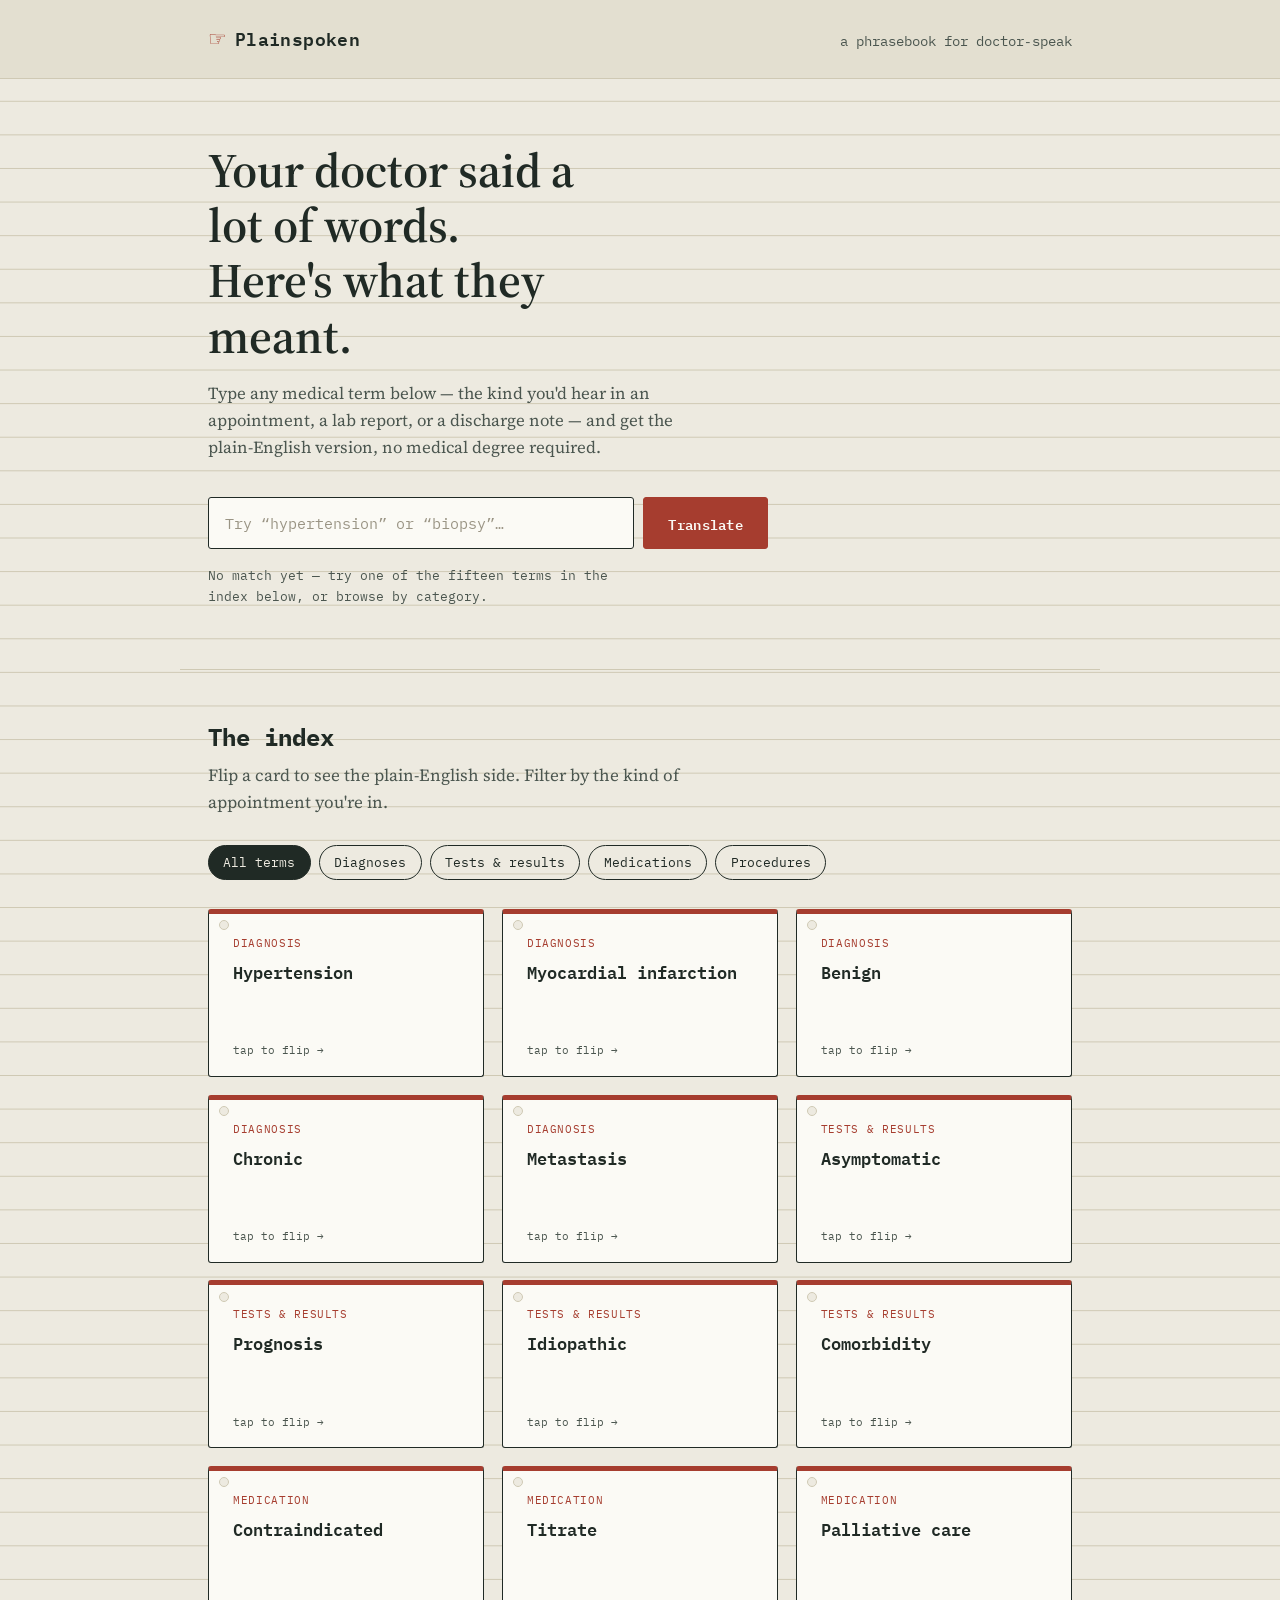
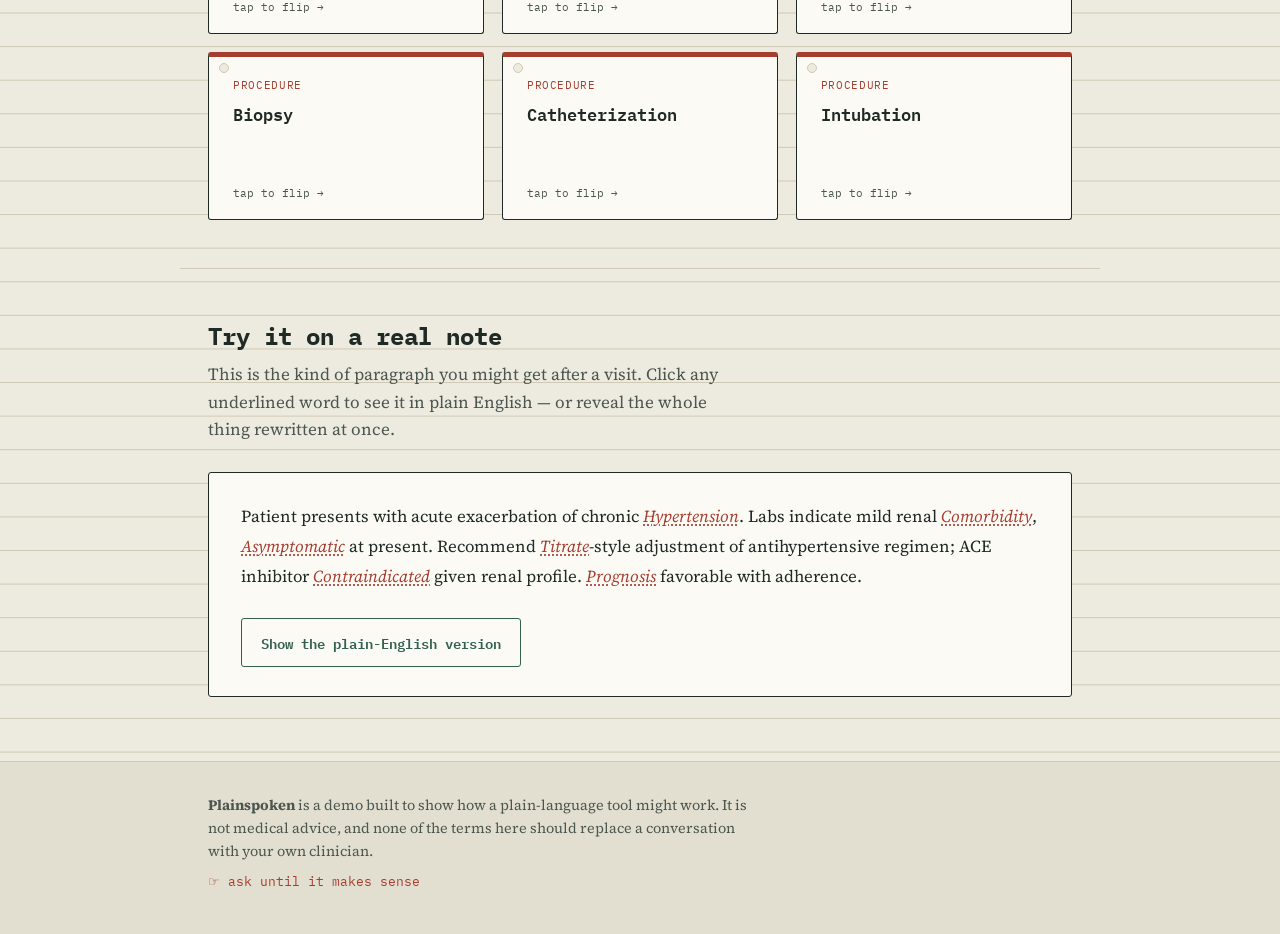
<file: index_trial_project.html>
<!DOCTYPE html>
<html lang="en">
<head>
<meta charset="UTF-8">
<meta name="viewport" content="width=device-width, initial-scale=1.0">
<title>Plainspoken — a phrasebook for doctor-speak</title>
<link rel="preconnect" href="https://fonts.googleapis.com">
<link href="https://fonts.googleapis.com/css2?family=IBM+Plex+Mono:ital,wght@0,400;0,500;0,600;1,400&family=Source+Serif+4:ital,wght@0,400;0,500;0,600;1,400&display=swap" rel="stylesheet">
<link rel="stylesheet" href="style_trial_project.css">
</head>
<body>

<header class="site-header">
  <div class="wrap header-row">
    <div class="mark">
      <span class="mark-glyph">☞</span>
      <span class="mark-text">Plainspoken</span>
    </div>
    <p class="tagline">a phrasebook for doctor&#8209;speak</p>
  </div>
</header>

<main>

  <!-- HERO / LIVE TRANSLATOR -->
  <section class="hero wrap">
    <h1>Your doctor said a lot of words.<br>Here's what they meant.</h1>
    <p class="hero-sub">Type any medical term below — the kind you'd hear in an appointment, a lab report, or a discharge note — and get the plain-English version, no medical degree required.</p>

    <form class="translator" id="translator-form" autocomplete="off">
      <label for="term-input" class="visually-hidden">Look up a medical term</label>
      <input type="text" id="term-input" name="term" list="term-list" placeholder="Try “hypertension” or “biopsy”…">
      <datalist id="term-list"></datalist>
      <button type="submit">Translate</button>
    </form>

    <div class="translation-result" id="translation-result" hidden>
      <div class="result-card">
        <span class="result-tag" id="result-category">—</span>
        <h2 id="result-term">—</h2>
        <p class="result-plain" id="result-plain">—</p>
        <p class="result-sentence" id="result-sentence">—</p>
      </div>
    </div>

    <p class="hero-hint" id="hero-hint">No match yet — try one of the fifteen terms in the index below, or browse by category.</p>
  </section>

  <!-- INDEX CARD BROWSER -->
  <section class="browser wrap" id="browse">
    <div class="section-head">
      <h2>The index</h2>
      <p>Flip a card to see the plain-English side. Filter by the kind of appointment you're in.</p>
    </div>

    <div class="tabs" id="tabs" role="tablist" aria-label="Filter terms by category">
      <button class="tab active" data-cat="all" role="tab" aria-selected="true">All terms</button>
      <button class="tab" data-cat="Diagnosis" role="tab" aria-selected="false">Diagnoses</button>
      <button class="tab" data-cat="Tests &amp; Results" role="tab" aria-selected="false">Tests &amp; results</button>
      <button class="tab" data-cat="Medication" role="tab" aria-selected="false">Medications</button>
      <button class="tab" data-cat="Procedure" role="tab" aria-selected="false">Procedures</button>
    </div>

    <div class="card-grid" id="card-grid"></div>
  </section>

  <!-- REWRITE DEMO -->
  <section class="rewrite wrap" id="rewrite">
    <div class="section-head">
      <h2>Try it on a real note</h2>
      <p>This is the kind of paragraph you might get after a visit. Click any underlined word to see it in plain English — or reveal the whole thing rewritten at once.</p>
    </div>

    <div class="rewrite-panel">
      <div class="rewrite-original" id="rewrite-original"><!-- filled by JS --></div>

      <button class="reveal-btn" id="reveal-btn">Show the plain-English version</button>

      <div class="rewrite-plain" id="rewrite-plain" hidden>
        <p>You're having a sudden flare-up of your long-term high blood pressure. Your labs show your kidneys are mildly affected too, even though you're not feeling any symptoms from that yet. We're going to slowly increase your blood pressure medicine — one common type isn't safe for you given how your kidneys are doing right now. If you stick with the plan, we expect a good outcome.</p>
      </div>
    </div>
  </section>

</main>

<footer class="site-footer">
  <div class="wrap footer-row">
    <p><strong>Plainspoken</strong> is a demo built to show how a plain-language tool might work. It is not medical advice, and none of the terms here should replace a conversation with your own clinician.</p>
    <p class="footer-glyph">☞ ask until it makes sense</p>
  </div>
</footer>

<script src="script_trial_project.js"></script>

</body>
</html>
</file>
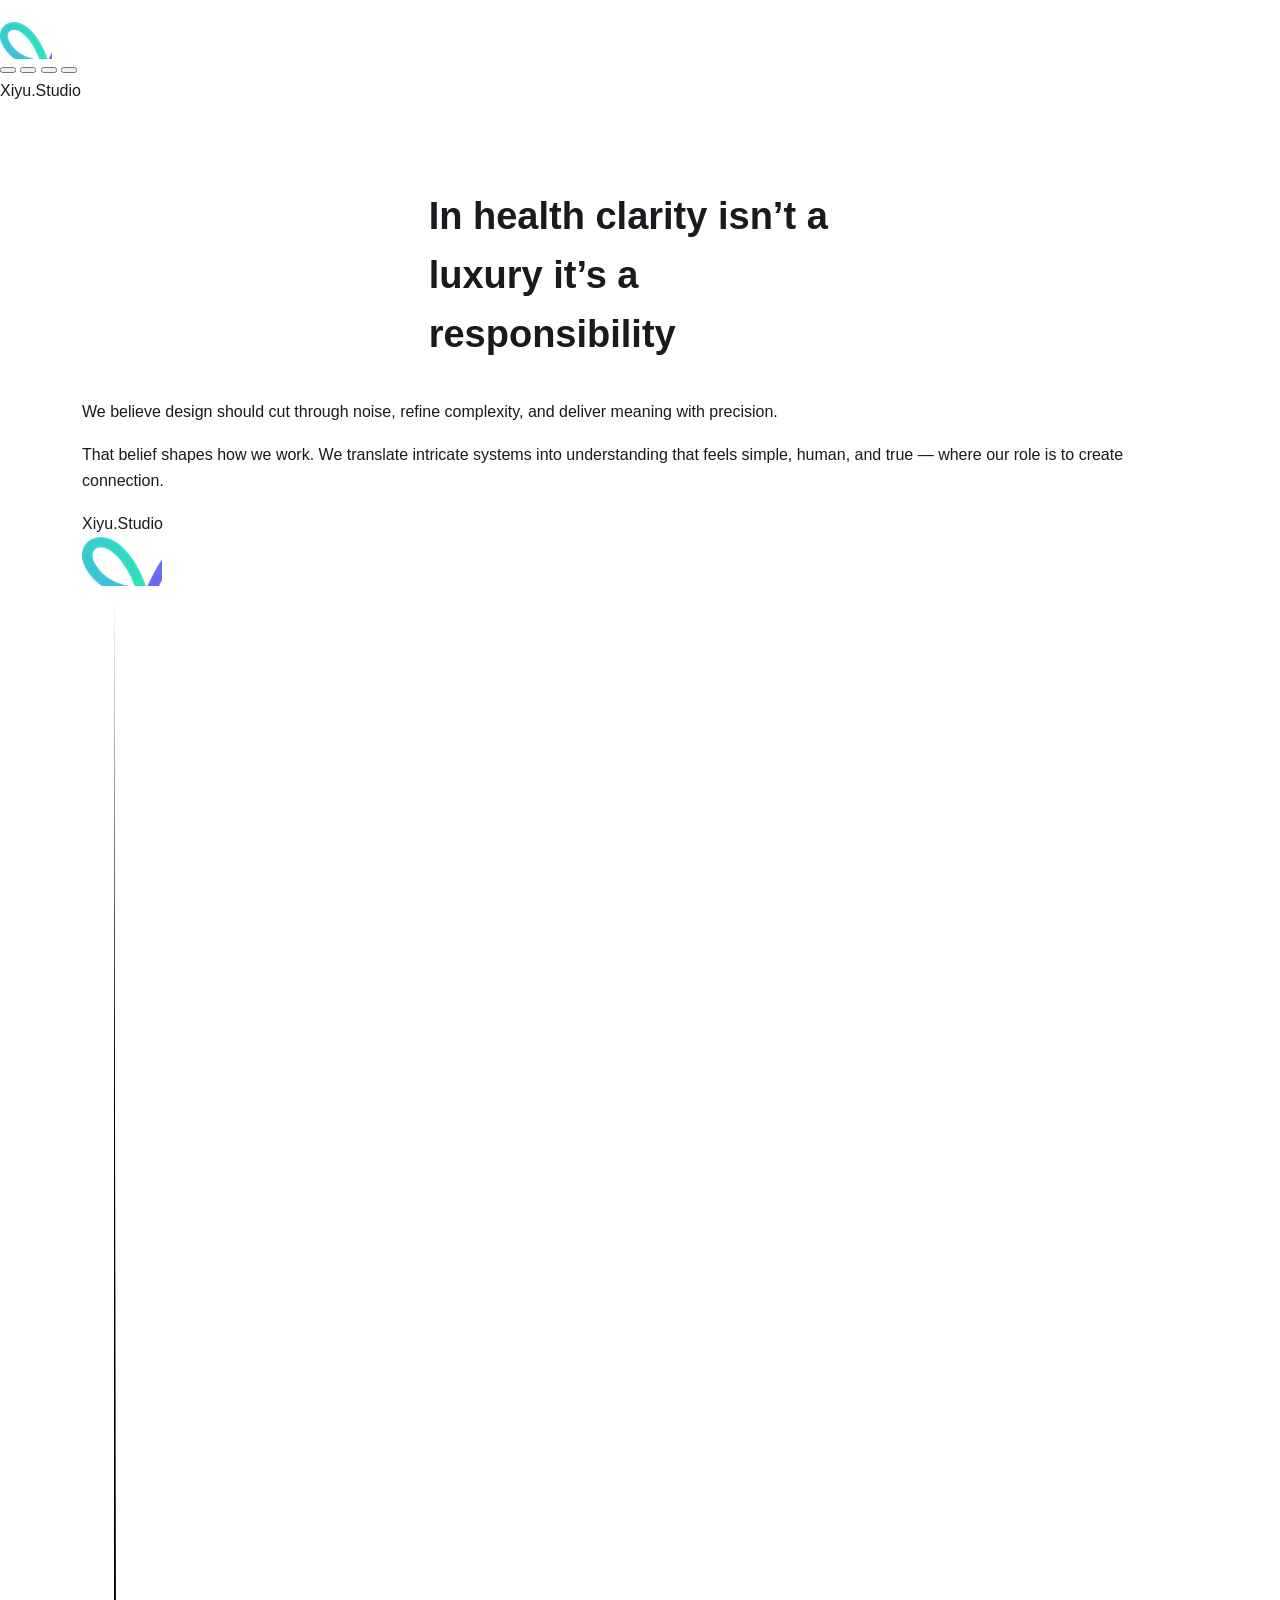
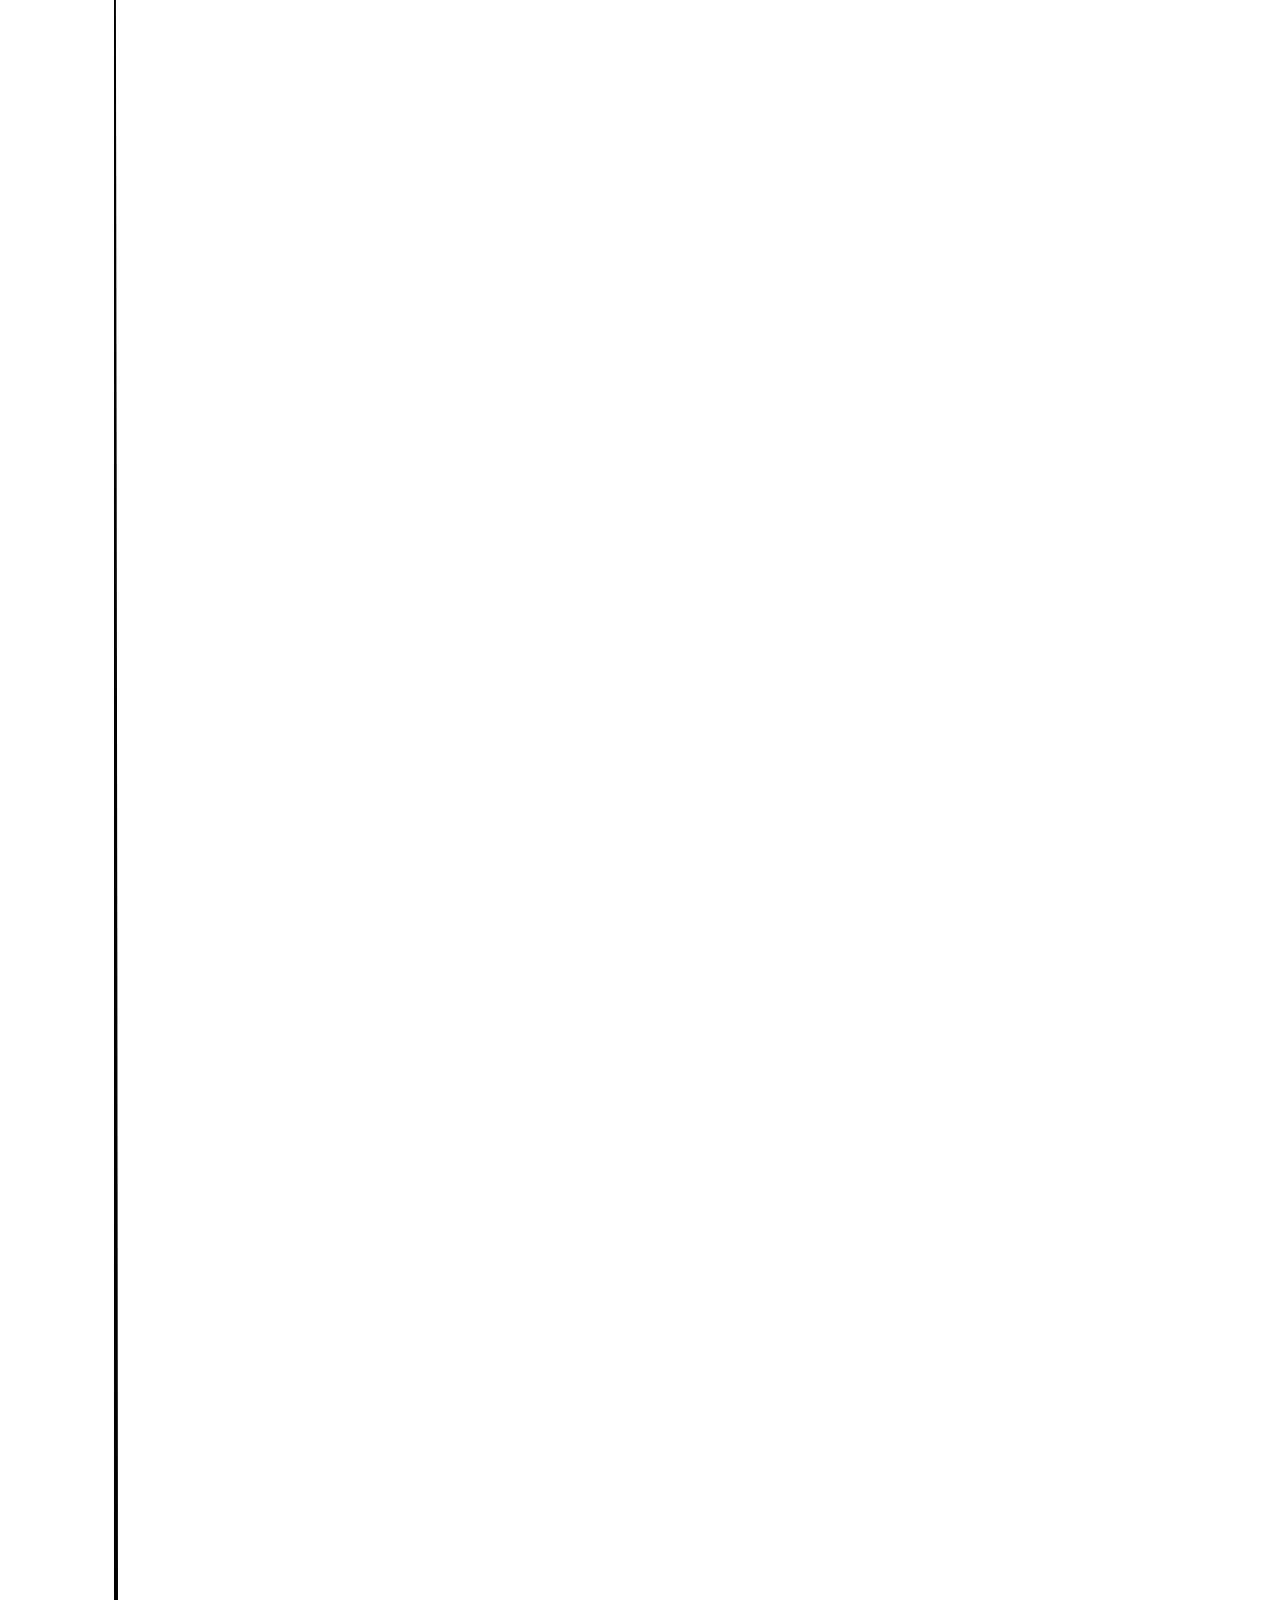
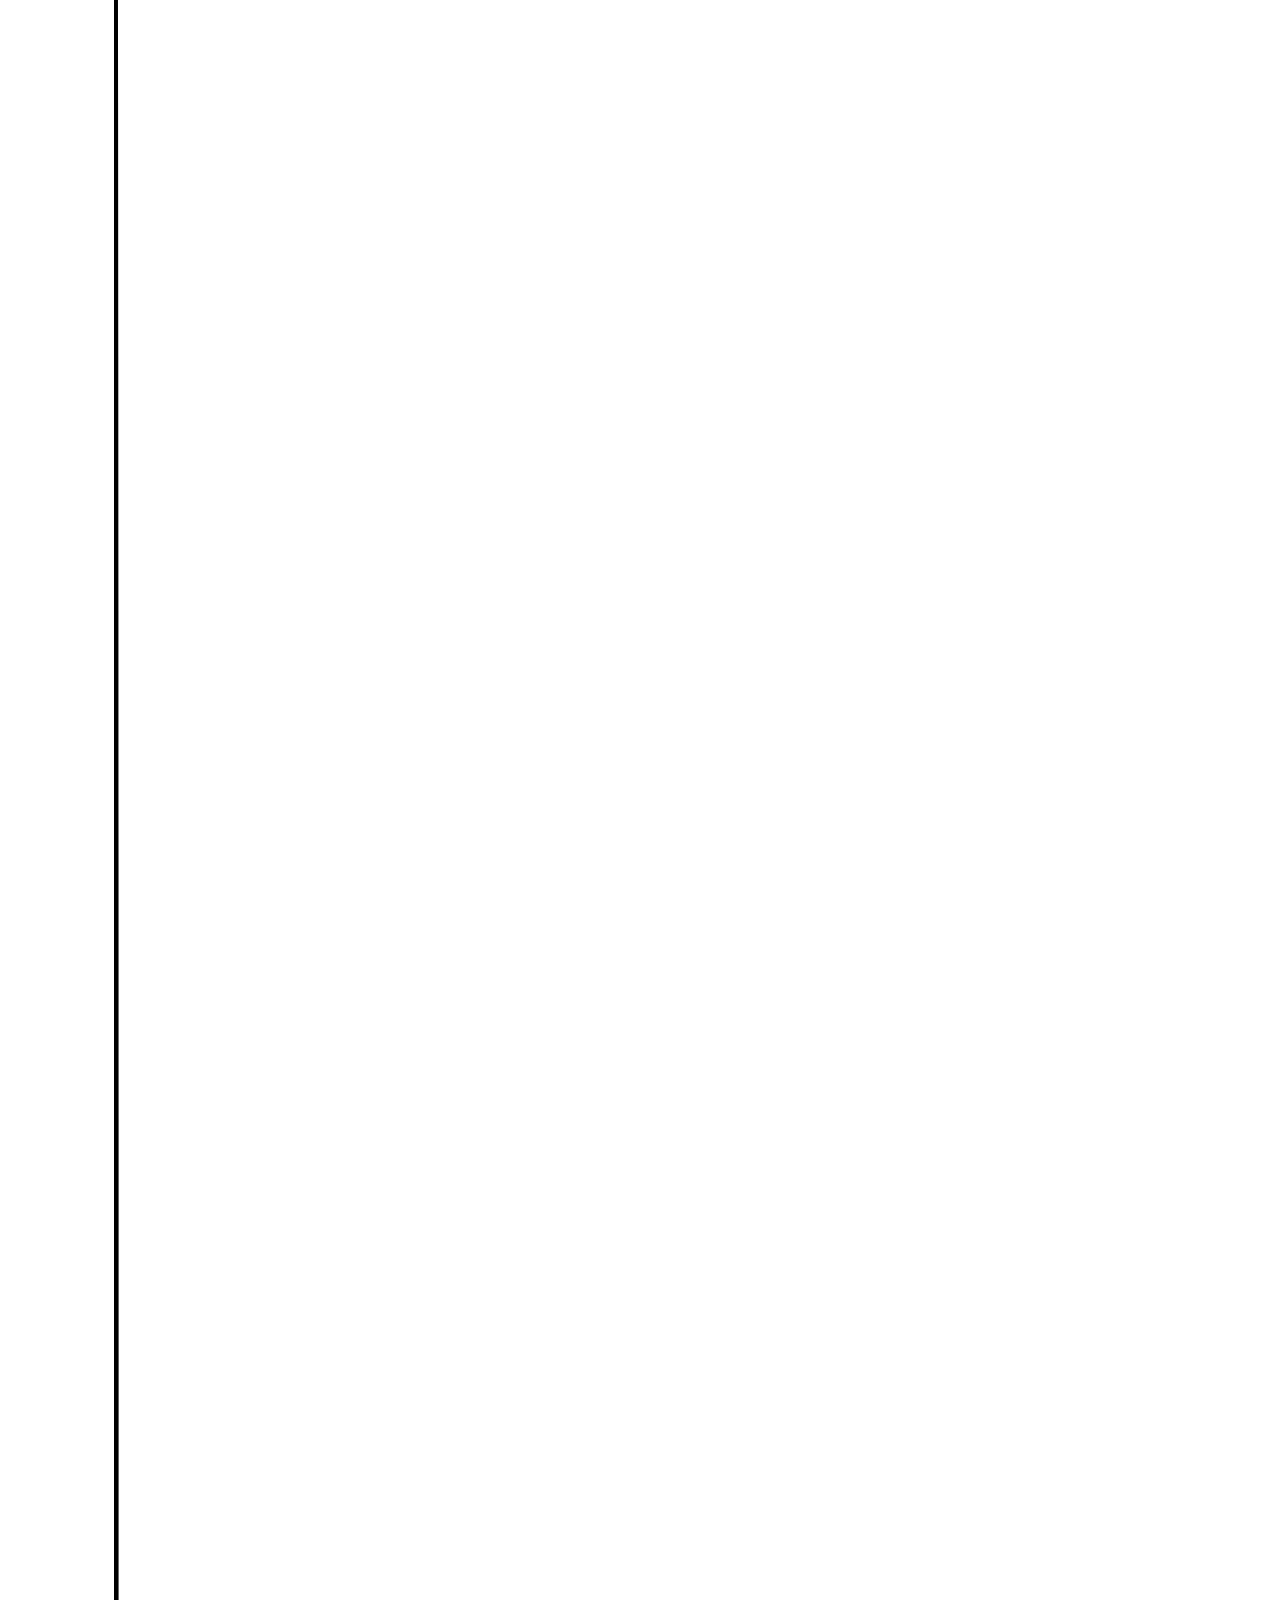
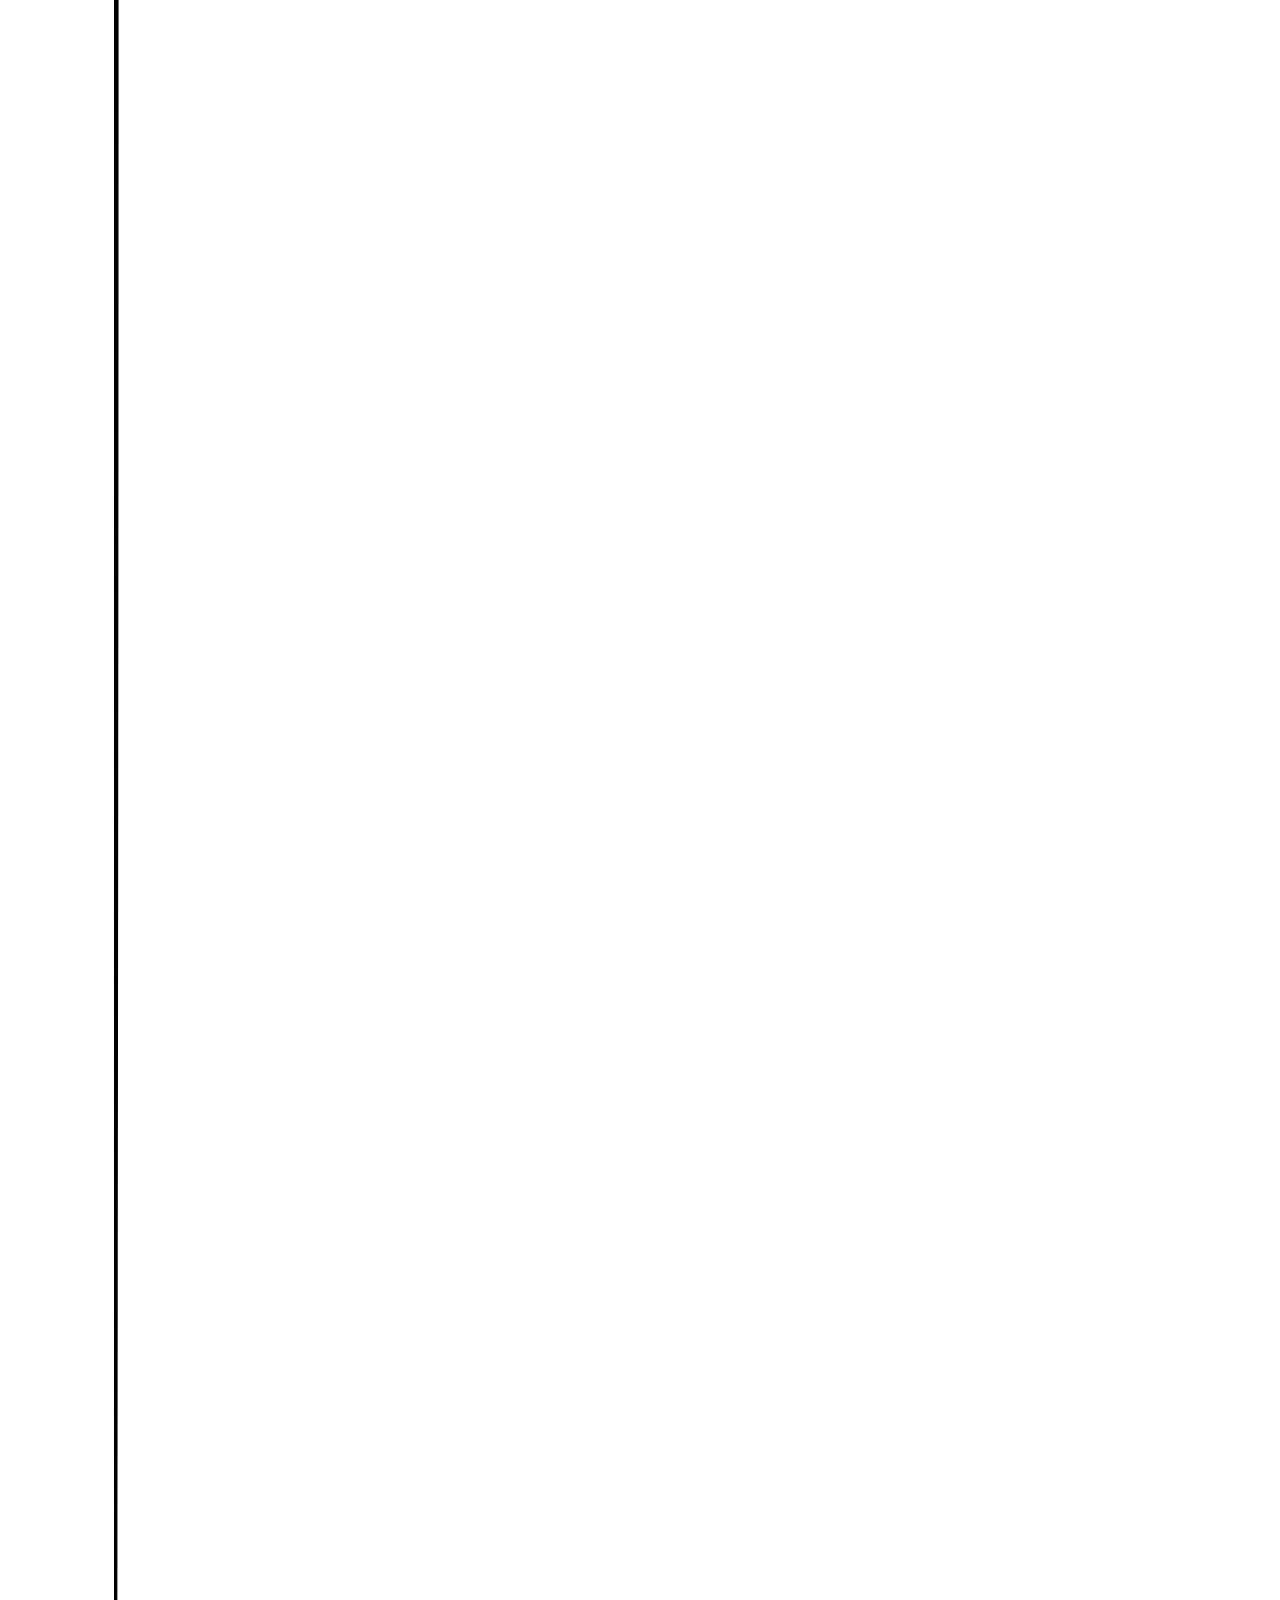
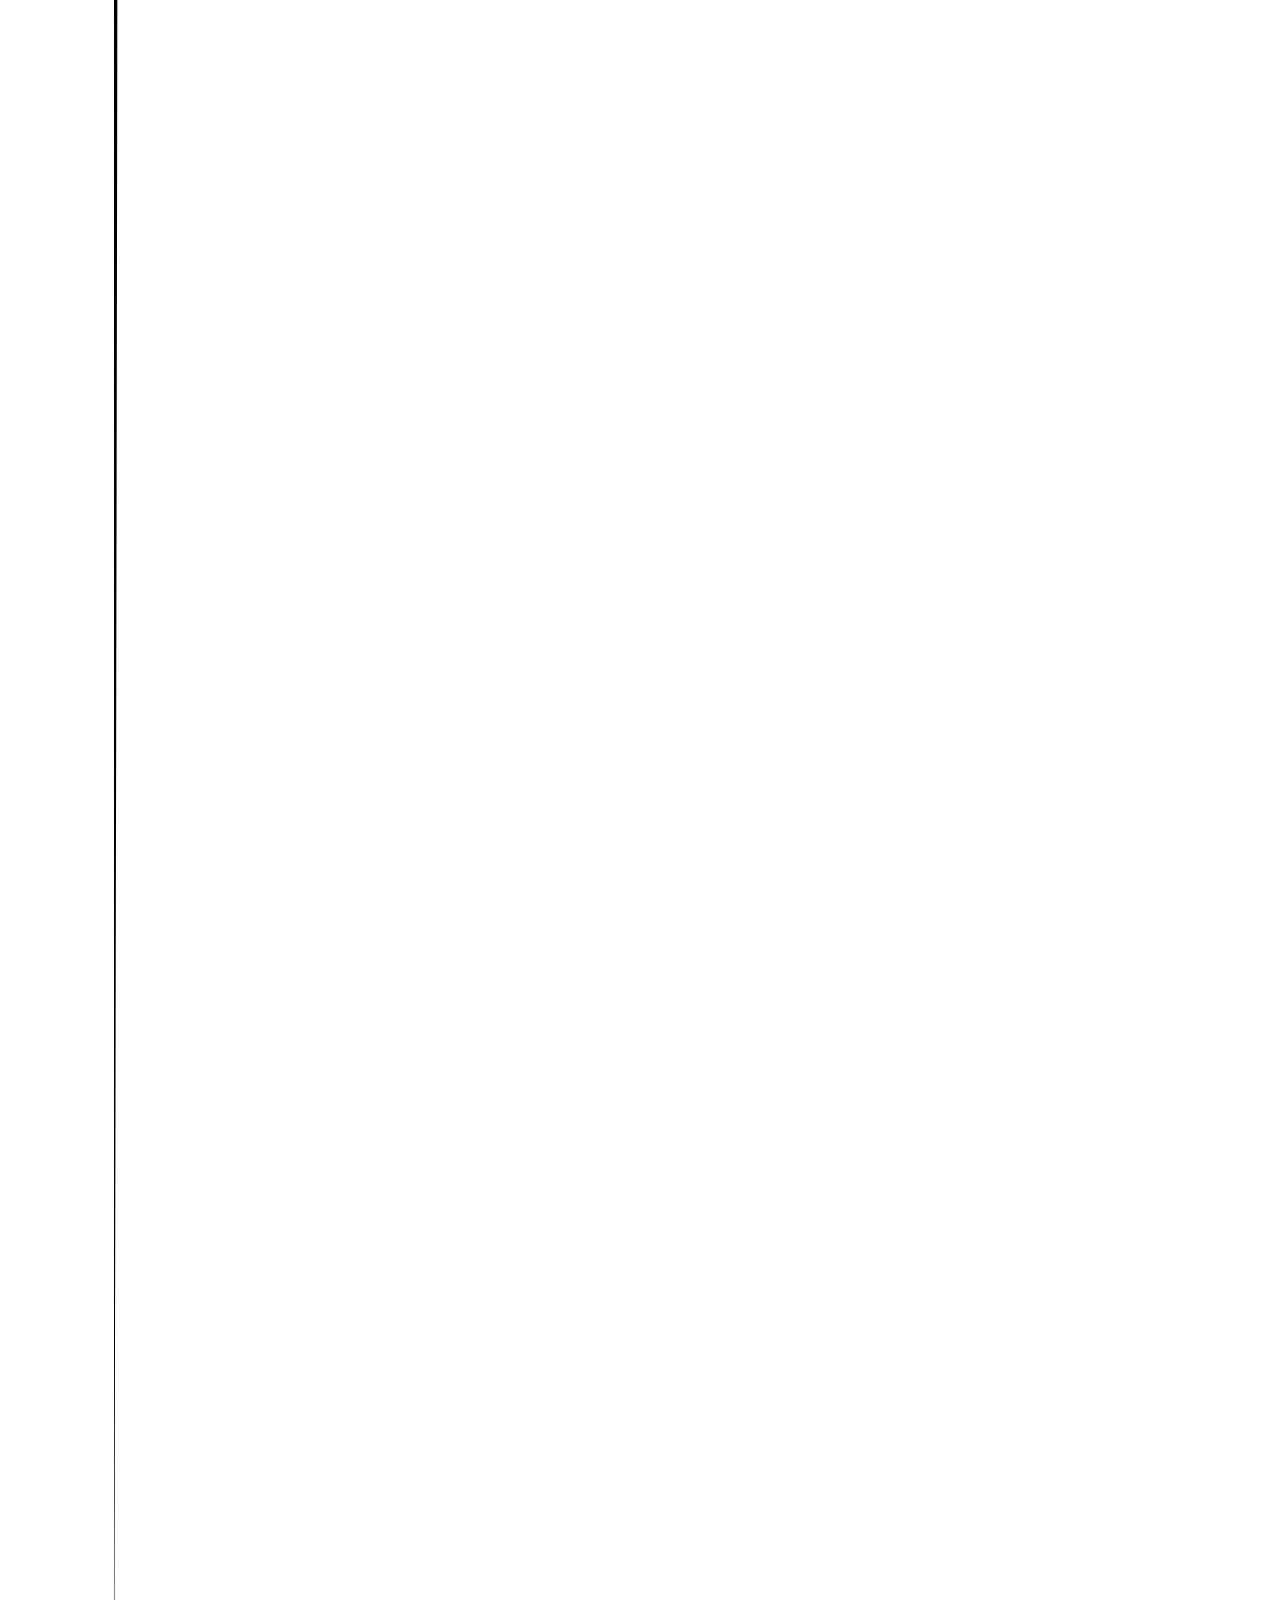
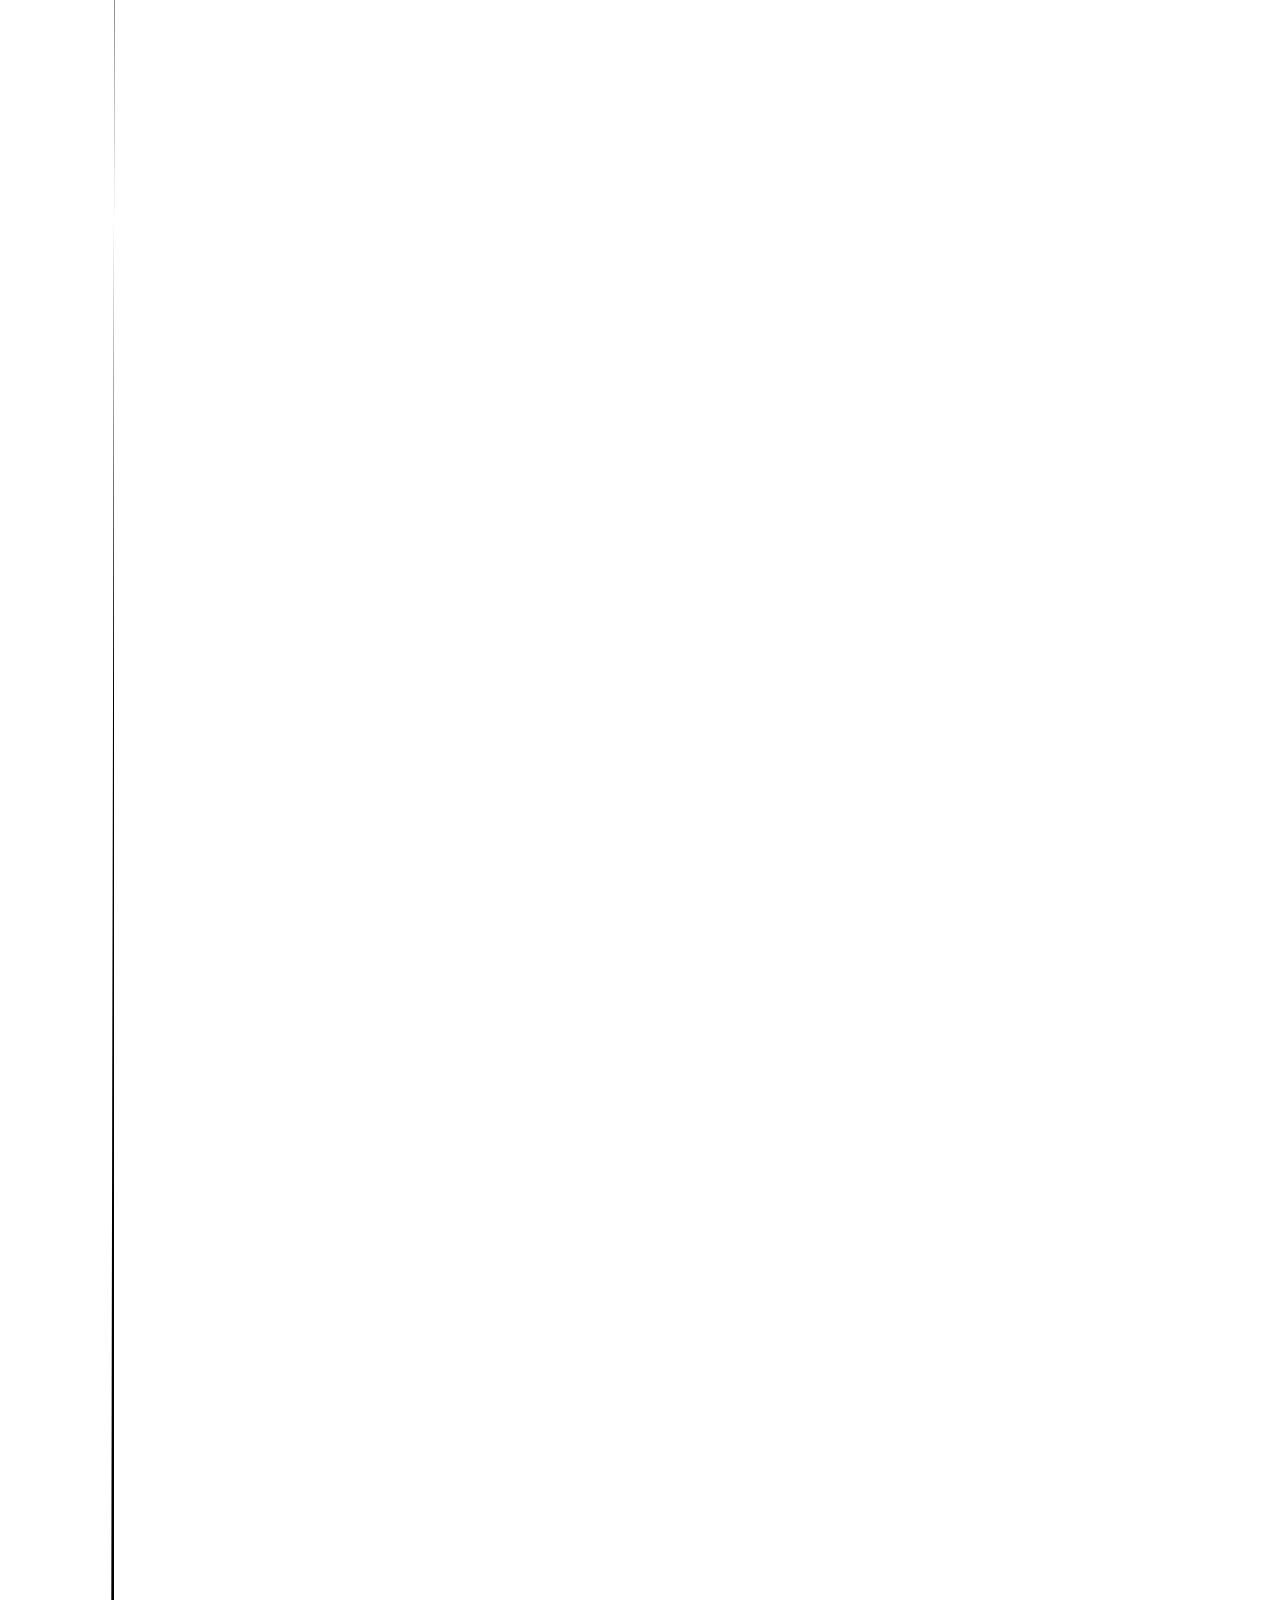
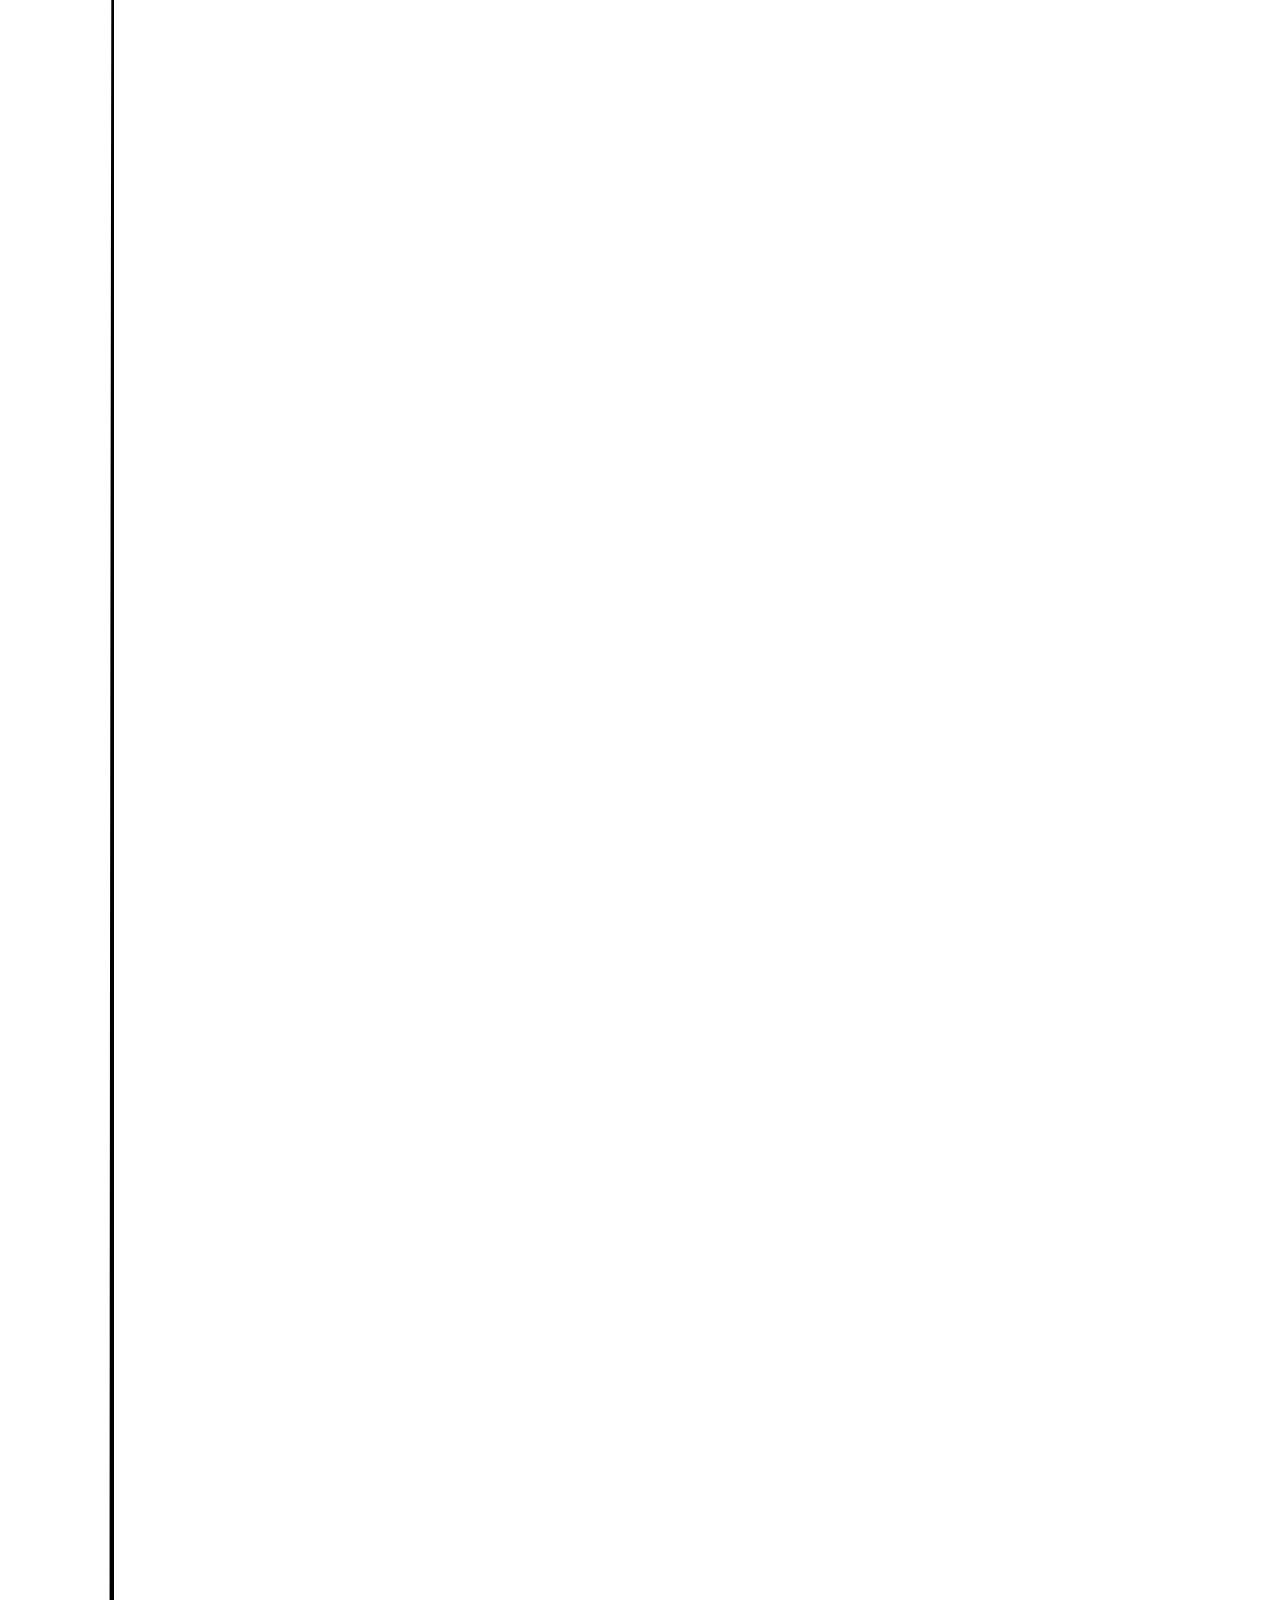
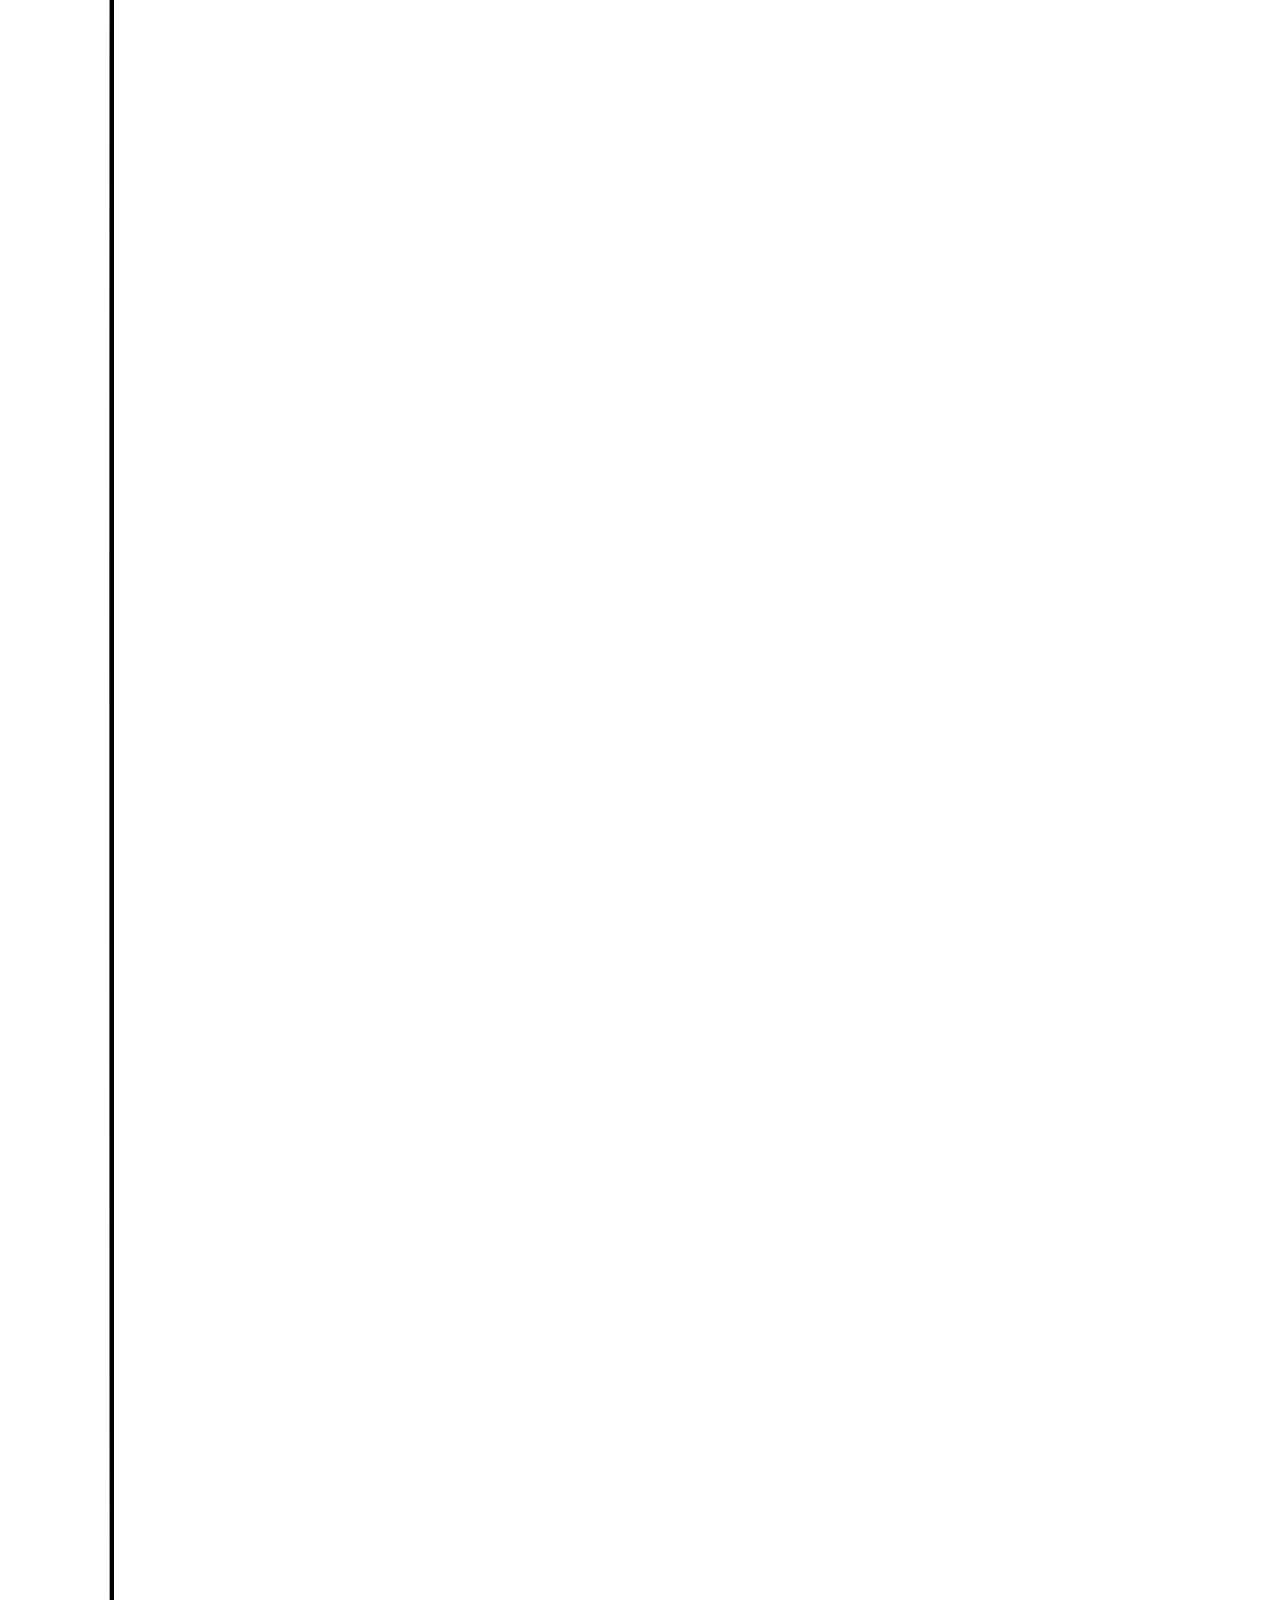
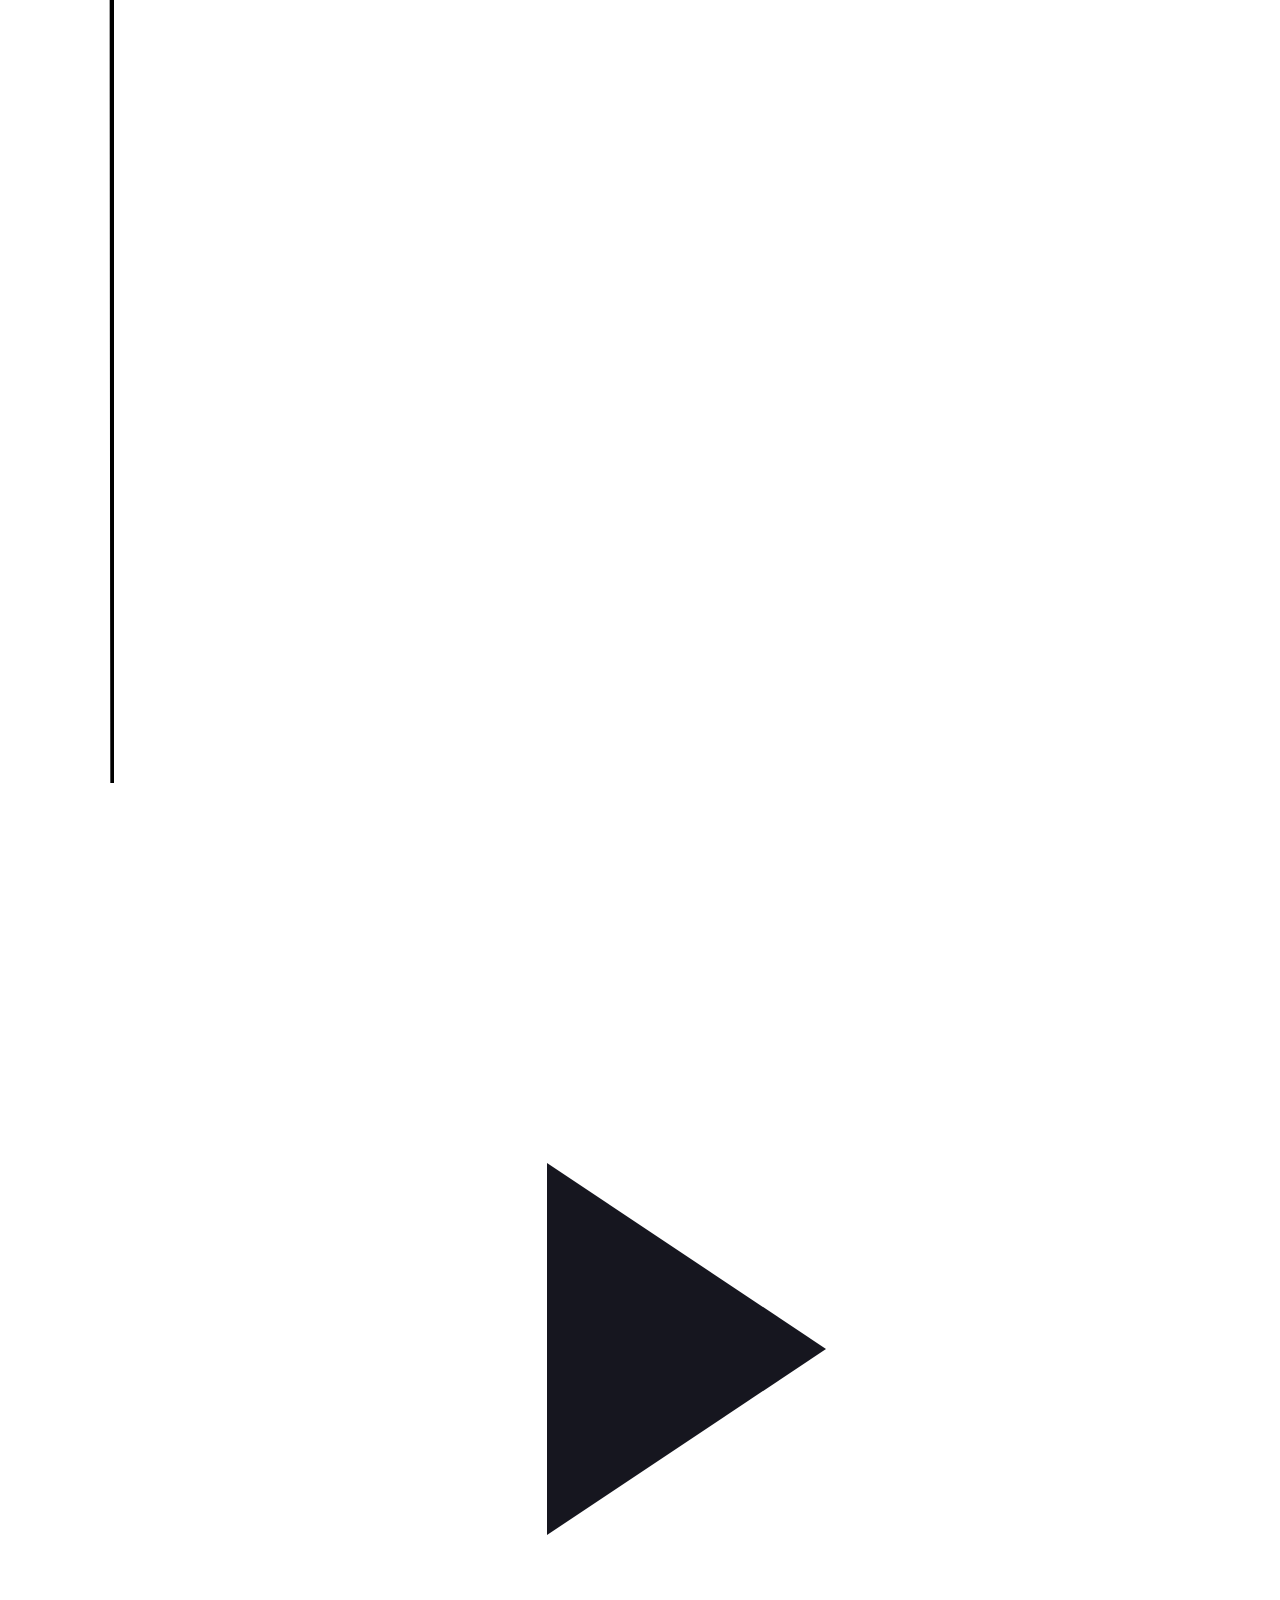
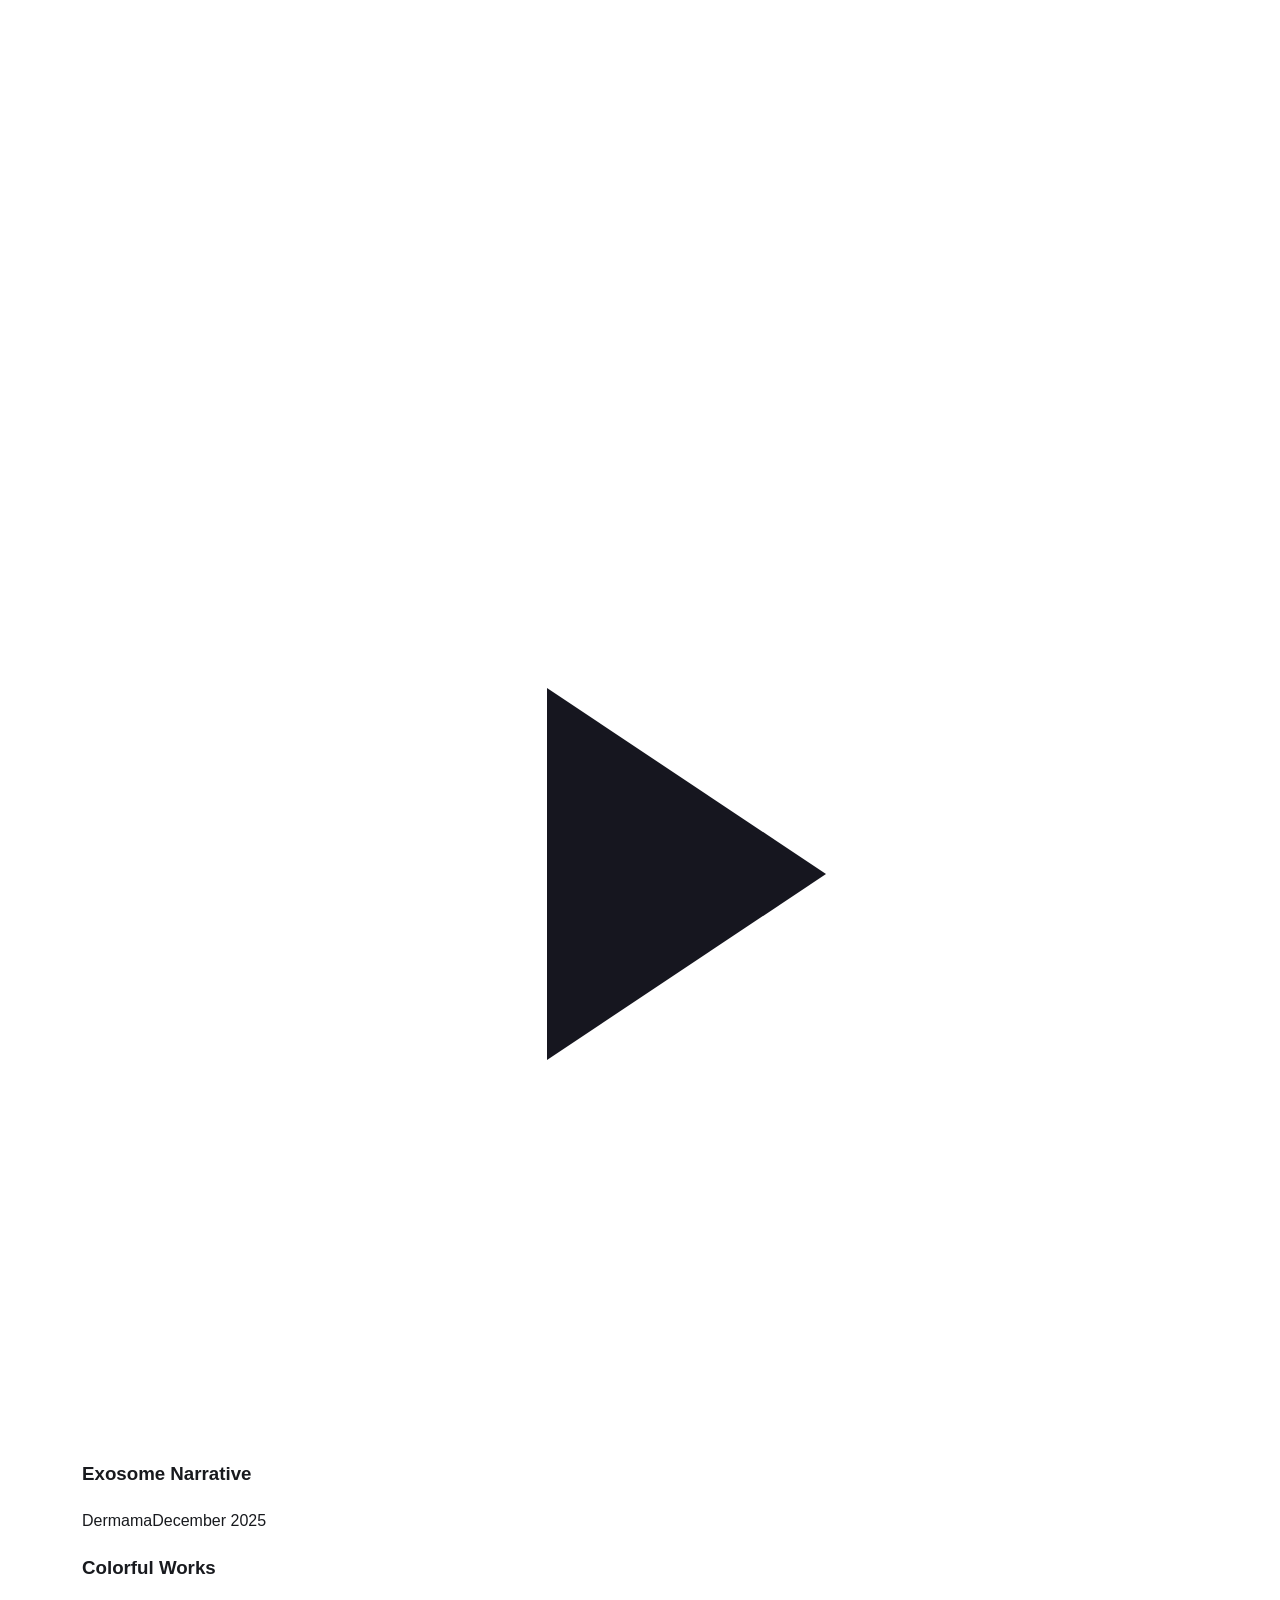
<file: Xiyu trial index.html>
<!DOCTYPE html>
<html lang="en">
<head>
<meta charset="UTF-8">
<meta name="viewport" content="width=device-width, initial-scale=1.0">
<title>Xiyu.Studio — Clarity in Healthcare Communication</title>
<link rel="icon" href="data:image/svg+xml,%3Csvg xmlns='http://www.w3.org/2000/svg' viewBox='0 0 100 60'%3E%3Cpath d='M10,30 C10,10 40,10 50,30 C60,50 90,50 90,30' fill='none' stroke='%23e8637a' stroke-width='10' stroke-linecap='round'/%3E%3C/svg%3E">
<link rel="preconnect" href="https://fonts.googleapis.com">
<link rel="preconnect" href="https://fonts.gstatic.com" crossorigin>
<link href="https://fonts.googleapis.com/css2?family=Inter:wght@300;400;500;600;700&display=swap" rel="stylesheet">
<link rel="stylesheet" href="style.css">
</head>
<body>

<header class="topbar">
  <div class="logo-mark" aria-hidden="true">
    <img src="[data-uri]" alt="" width="52" height="37" style="display:block;">
  </div>
  <nav class="dots" aria-label="Section navigation">
    <button data-target="portfolio" aria-label="Go to work"></button>
    <button data-target="services" aria-label="Go to services"></button>
    <button data-target="formula" aria-label="Go to approach"></button>
    <button data-target="diagnose" aria-label="Go to contact"></button>
  </nav>
  <div class="wordmark">Xiyu.Studio</div>
</header>

<main>

  <!-- HERO -->
  <section class="hero wrap">


    <h1 class="headline">
      <span class="line">In health</span>
      <span class="line big">clarity isn&rsquo;t <span class="pill-a">a</span> luxury</span>
      <span class="line">it&rsquo;s <span class="pill-a">a</span> responsibility</span>
    </h1>
  </section>

  <!-- INTRO -->
  <section class="intro wrap">
    <p>We believe design should cut through noise, refine complexity, and deliver meaning with precision.</p>
    <p>That belief shapes how we work. We translate intricate systems into understanding that feels simple, human, and true &mdash; where our role is to create connection.</p>
    <div class="mini-mark">Xiyu.Studio</div>
    <img class="intro-bow" src="[data-uri]" alt="Xiyu.Studio mark" width="80" height="49">
  </section>

  <!-- PORTFOLIO -->
  <section class="portfolio rail-section wrap" id="portfolio">
    <svg class="rail-svg" id="svgPortfolio">
      <defs>
        <linearGradient id="gradPortfolio" x1="0" y1="0" x2="0" y2="1" gradientUnits="objectBoundingBox">
          <stop offset="0%" stop-color="#e8637a"/>
          <stop offset="100%" stop-color="#6f63c9"/>
        </linearGradient>
      </defs>
      <path id="pathPortfolio" stroke="url(#gradPortfolio)"></path>
    </svg>

    <div class="portfolio-inner">
      <div class="thumbs" aria-hidden="true">
        <div class="thumb thumb-a">
          <span class="play"><svg viewBox="0 0 24 24"><circle cx="12" cy="12" r="11" fill="rgba(255,255,255,.85)"/><path d="M10 8l6 4-6 4z" fill="#16161f"/></svg></span>
        </div>
        <div class="thumb thumb-b"></div>
        <div class="thumb thumb-c">
          <span class="play"><svg viewBox="0 0 24 24"><circle cx="12" cy="12" r="11" fill="rgba(255,255,255,.85)"/><path d="M10 8l6 4-6 4z" fill="#16161f"/></svg></span>
        </div>
      </div>

      <div class="cards">
        <div class="card-row">
          <div class="rail-col"><span class="node-dot" data-node="port-0"></span></div>
          <article class="glass-card" data-card="port-0">
            <h3>Exosome Narrative</h3>
            <div class="meta-row"><span class="client">Dermama</span><time>December 2025</time></div>
          </article>
        </div>
        <div class="card-row">
          <div class="rail-col"><span class="node-dot" data-node="port-1"></span></div>
          <article class="glass-card" data-card="port-1">
            <h3>Colorful Works</h3>
            <div class="meta-row"><span class="client">Reza Biotech</span><time>August 2026</time></div>
          </article>
        </div>
        <div class="card-row">
          <div class="rail-col"><span class="node-dot" data-node="port-2"></span></div>
          <article class="glass-card" data-card="port-2">
            <h3>Center of AI Research</h3>
            <div class="meta-row"><span class="client">Atmajaya</span><time>July 2026</time></div>
          </article>
        </div>
      </div>
    </div>

    <div class="view-more-wrap">
      <button class="glass-pill">View More &rarr;</button>
    </div>
  </section>

  <!-- SERVICES (rail continues through knot text) -->
  <section class="services rail-section wrap" id="services">
    <svg class="rail-svg" id="svgServices">
      <defs>
        <linearGradient id="gradServices" x1="0" y1="0" x2="0" y2="1" gradientUnits="objectBoundingBox">
          <stop offset="0%" stop-color="#6f63c9"/>
          <stop offset="100%" stop-color="#2bb6a3"/>
        </linearGradient>
      </defs>
      <path id="pathServices" stroke="url(#gradServices)"></path>
    </svg>

    <div class="knot-text">
      <p>We help build the knot between you and them through our service.</p>
    </div>

    <!-- Narrative Builder: RIGHT side of ribbon -->
    <div class="service-row svc-row--right">
      <span class="node-dot" data-node="svc-0"></span>
      <div class="service-bar" data-card="svc-0" tabindex="0" role="button" aria-expanded="false">
        <h4>Narrative Builder</h4>
        <p class="desc">We shape your story into something people remember and trust.</p>
        <span class="more">Click for more info</span>
      </div>
    </div>

    <!-- Brand Identity Builder: LEFT side of ribbon (wider, featured) -->
    <div class="service-row svc-row--left">
      <span class="node-dot" data-node="svc-1"></span>
      <div class="service-bar" data-card="svc-1" tabindex="0" role="button" aria-expanded="false">
        <h4>Brand Identity Builder</h4>
        <p class="desc">We take the information you already have and turn it into communication people actually understand.</p>
        <span class="more">Click for more info</span>
      </div>
    </div>

    <!-- Explainer Builder: CENTER -->
    <div class="service-row svc-row--center">
      <span class="node-dot" data-node="svc-2"></span>
      <div class="service-bar" data-card="svc-2" tabindex="0" role="button" aria-expanded="false">
        <h4>Explainer Builder</h4>
        <p class="desc">We turn complex science into visuals and language anyone can follow.</p>
        <span class="more">Click for more info</span>
      </div>
    </div>

    <!-- Monthly Content Builder: CENTER -->
    <div class="service-row svc-row--center">
      <span class="node-dot" data-node="svc-3"></span>
      <div class="service-bar" data-card="svc-3" tabindex="0" role="button" aria-expanded="false">
        <h4>Monthly Content Builder</h4>
        <p class="desc">We keep your channels alive with content that stays consistently on message.</p>
        <span class="more">Click for more info</span>
      </div>
    </div>

    <div class="services-more">
      <button class="glass-pill">More about our services &rarr;</button>
    </div>
  </section>

  <!-- FORMULA -->
  <section class="formula wrap" id="formula">
    <div>
      <h4>Our formula to work with the healthcare industry</h4>
      <p class="sub">Clarity saves lives.<br>Confusion costs trust.</p>
    </div>
    <p class="equation">Complexity &minus; Noise + Precision = Clarity</p>
  </section>

  <!-- DECORATIVE LOOP -->
  <div class="loop-decor-wrap wrap" id="loopDecor">
    <svg viewBox="0 0 400 170" preserveAspectRatio="none">
      <path d="M20,140 C20,50 150,30 200,90 C250,150 380,130 380,40" stroke="var(--teal)"></path>
    </svg>
  </div>

  <!-- DIAGNOSE -->
  <section class="diagnose wrap" id="diagnose">

    <div class="diagnose-intro">
      <h4>Not sure which service fits your needs?</h4>
      <p>Diagnose your pain points below.</p>
    </div>

    <form class="diagnose-form" id="diagnoseForm">
      <div class="field">
        <label for="q1">What&rsquo;s your biggest challenge right now?</label>
        <select id="q1" required>
          <option value="" disabled selected>Choose one&hellip;</option>
          <option>Brand clarity</option>
          <option>Audience trust</option>
          <option>Content consistency</option>
          <option>Explaining complex science</option>
        </select>
      </div>
      <div class="field">
        <label for="q2">Who&rsquo;s your primary audience?</label>
        <select id="q2" required>
          <option value="" disabled selected>Choose one&hellip;</option>
          <option>Patients</option>
          <option>Investors</option>
          <option>Healthcare professionals</option>
          <option>General public</option>
        </select>
      </div>
      <div class="field">
        <label for="q3">How technical is your subject matter?</label>
        <select id="q3" required>
          <option value="" disabled selected>Choose one&hellip;</option>
          <option>Straightforward</option>
          <option>Moderately technical</option>
          <option>Highly technical</option>
          <option>Cutting-edge research</option>
        </select>
      </div>
      <div class="field">
        <label for="q4">What&rsquo;s your timeline?</label>
        <select id="q4" required>
          <option value="" disabled selected>Choose one&hellip;</option>
          <option>ASAP</option>
          <option>Within a month</option>
          <option>1&ndash;3 months</option>
          <option>Just exploring</option>
        </select>
      </div>
      <div class="field">
        <label for="q5">Monthly content budget?</label>
        <select id="q5" required>
          <option value="" disabled selected>Choose one&hellip;</option>
          <option>Under $2k</option>
          <option>$2k&ndash;5k</option>
          <option>$5k&ndash;10k</option>
          <option>$10k+</option>
        </select>
      </div>

      <div class="field-row">
        <div class="field">
          <label for="name">Your name</label>
          <input type="text" id="name" required>
        </div>
        <div class="field">
          <label for="company">Company</label>
          <input type="text" id="company" required>
        </div>
      </div>

      <button type="submit" class="submit-btn">Get your diagnosis &rarr;</button>

      <div class="form-success" id="formSuccess">
        <h5>Thanks &mdash; that&rsquo;s a clear starting point.</h5>
        <p>We&rsquo;ll follow up by email with a service recommendation.</p>
      </div>
    </form>
  </section>

</main>

<footer class="wrap">
  <div class="footer-cols">
    <div>
      <h6>Social Media</h6>
      <ul>
        <li><a href="#">Instagram</a></li>
        <li><a href="#">Twitter</a></li>
        <li><a href="#">Behance</a></li>
      </ul>
    </div>
    <div>
      <h6>Contacts</h6>
      <ul>
        <li>Bintaro, South Tangerang<br>Indonesia</li>
        <li><a href="mailto:hello@xiyu.studio">hello@xiyu.studio</a></li>
      </ul>
    </div>
    <div>
      <h6>Information</h6>
      <ul>
        <li><a href="#portfolio">Projects</a></li>
        <li><a href="#services">Services</a></li>
        <li><a href="#">About Us</a></li>
      </ul>
    </div>
    <div>
      <h6>Get in touch</h6>
      <ul>
        <li><a href="#diagnose">Book a 30 minute call</a></li>
      </ul>
    </div>
  </div>

  <div class="footer-mark-text">Xiyu.Studio</div>
  <div class="footer-logo-wrap" aria-label="Xiyu.Studio logo mark">
    <img class="footer-logo-img" src="[data-uri]" alt="Xiyu.Studio logo">
  </div>
  <div class="footer-bottom">&copy; 2026 Xiyu.Studio. All rights reserved.</div>
</footer>

<script src="Xiyu trial main.js"></script>

</body>
</html>
</file>
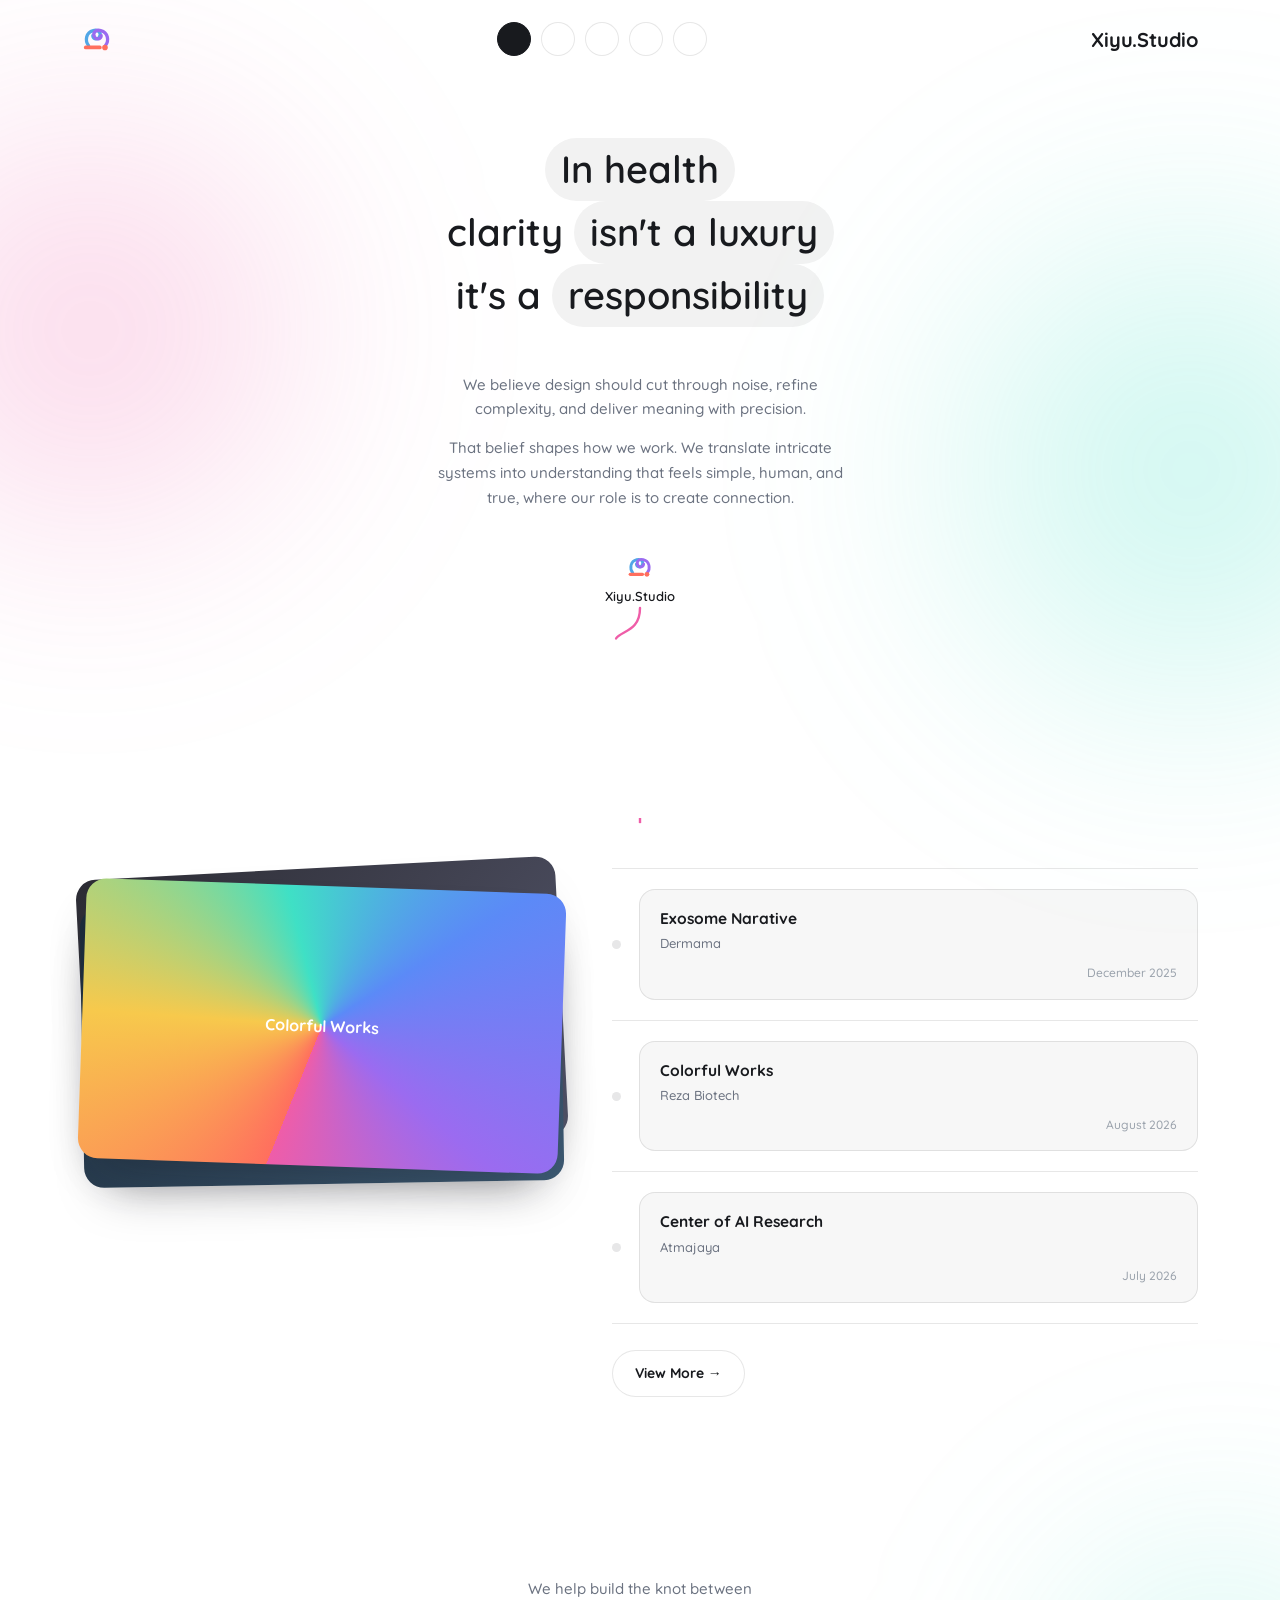
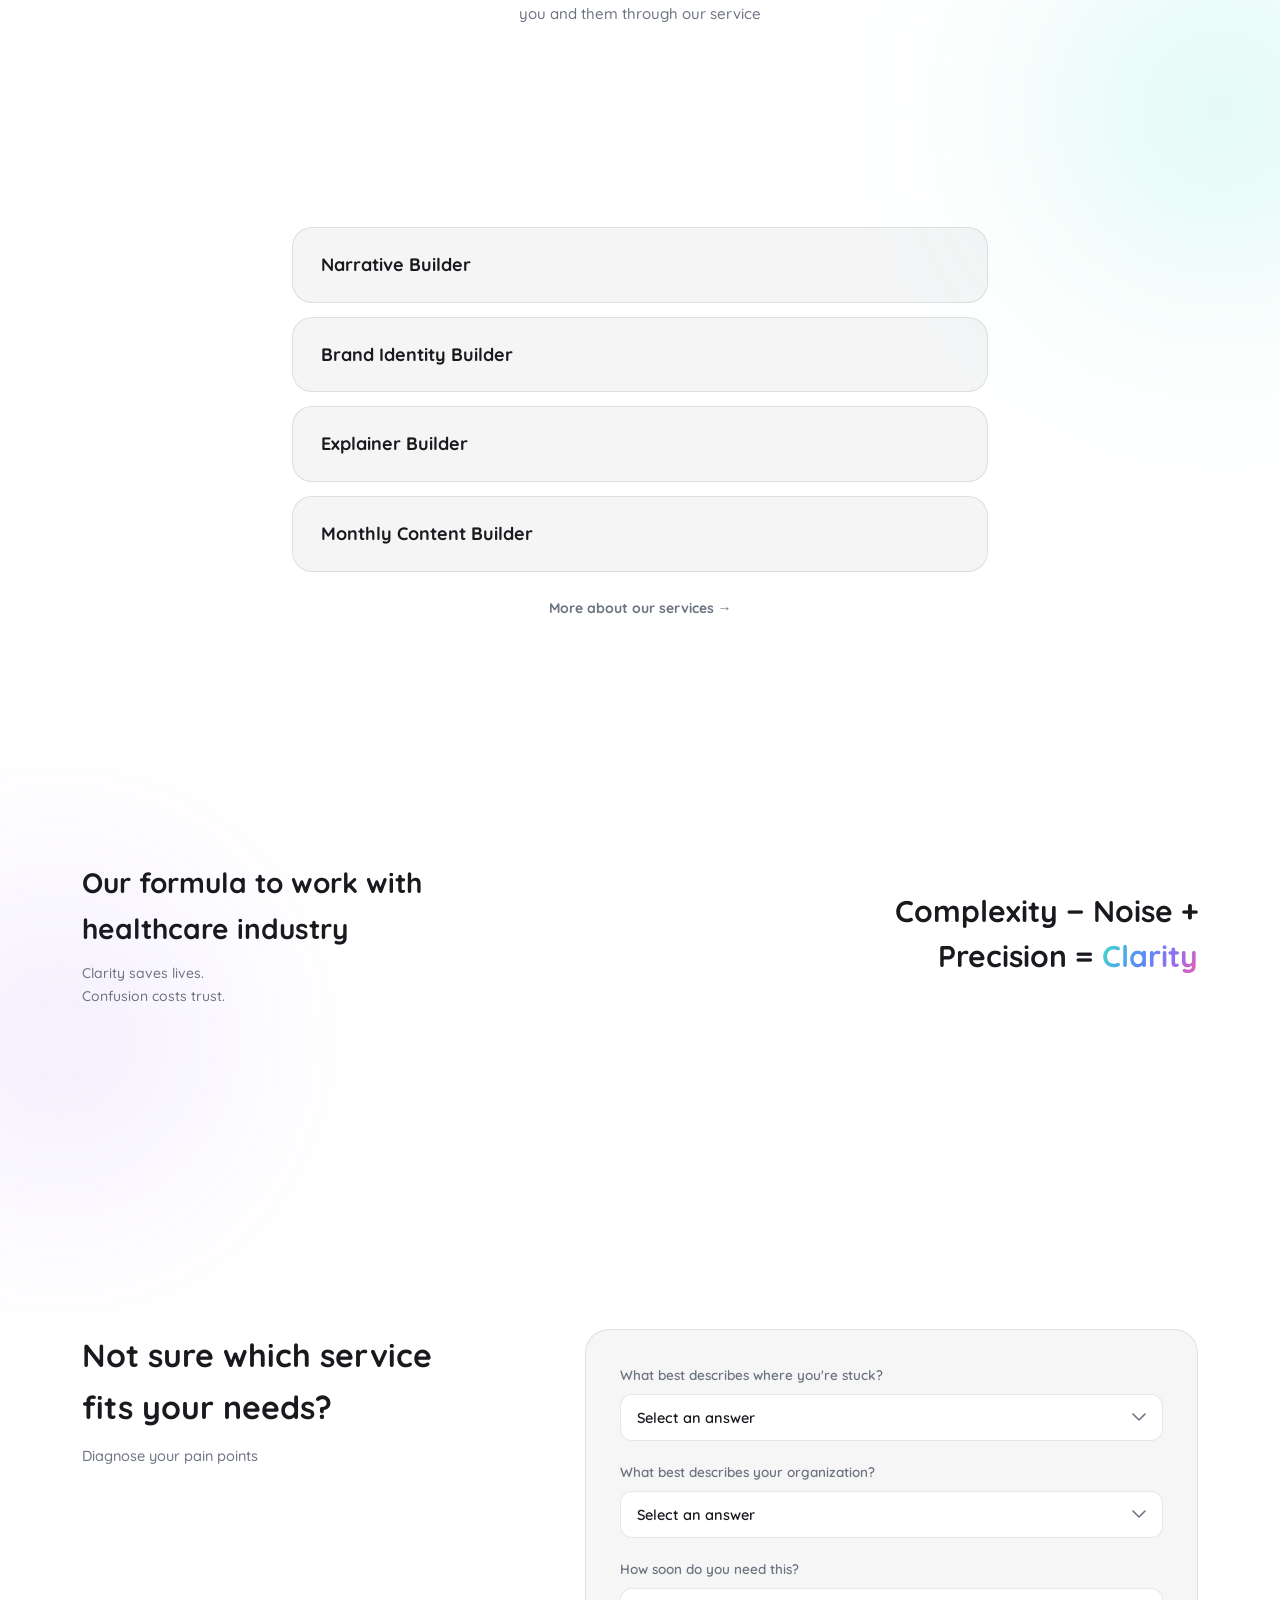
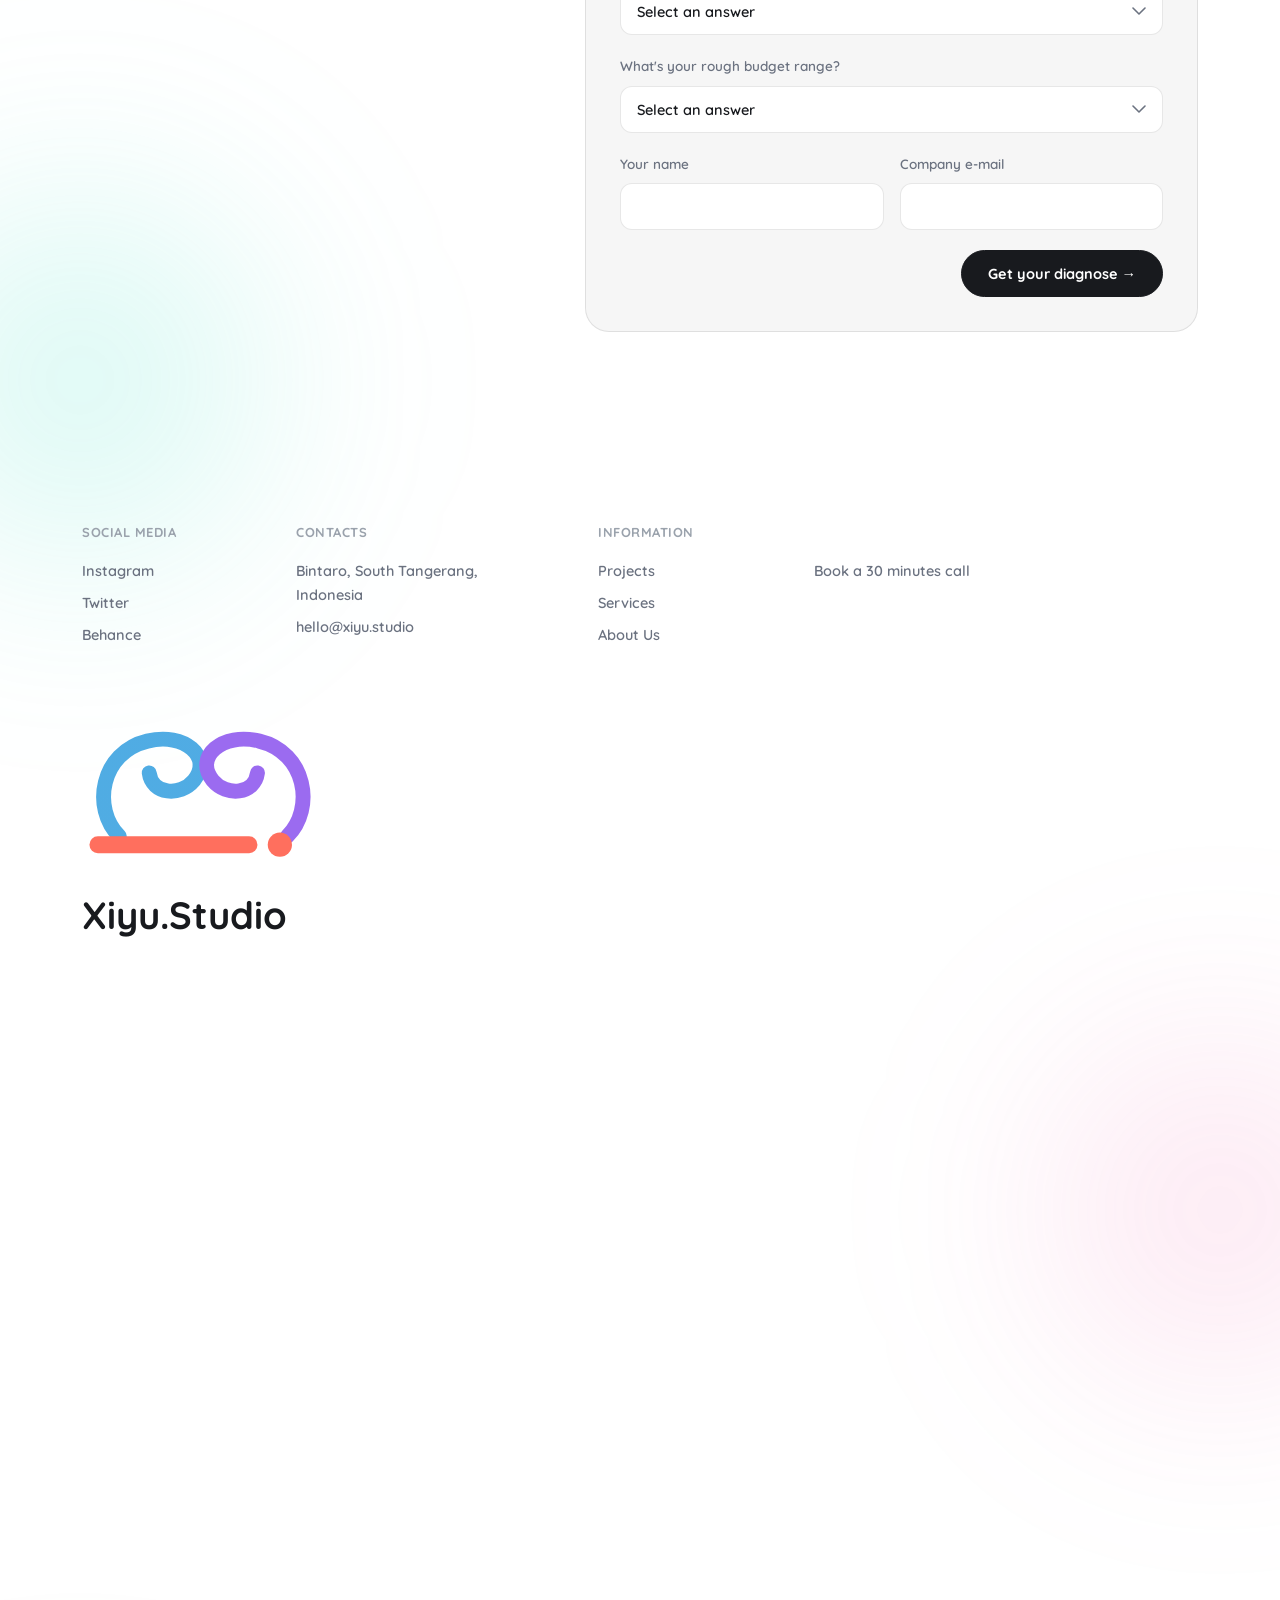
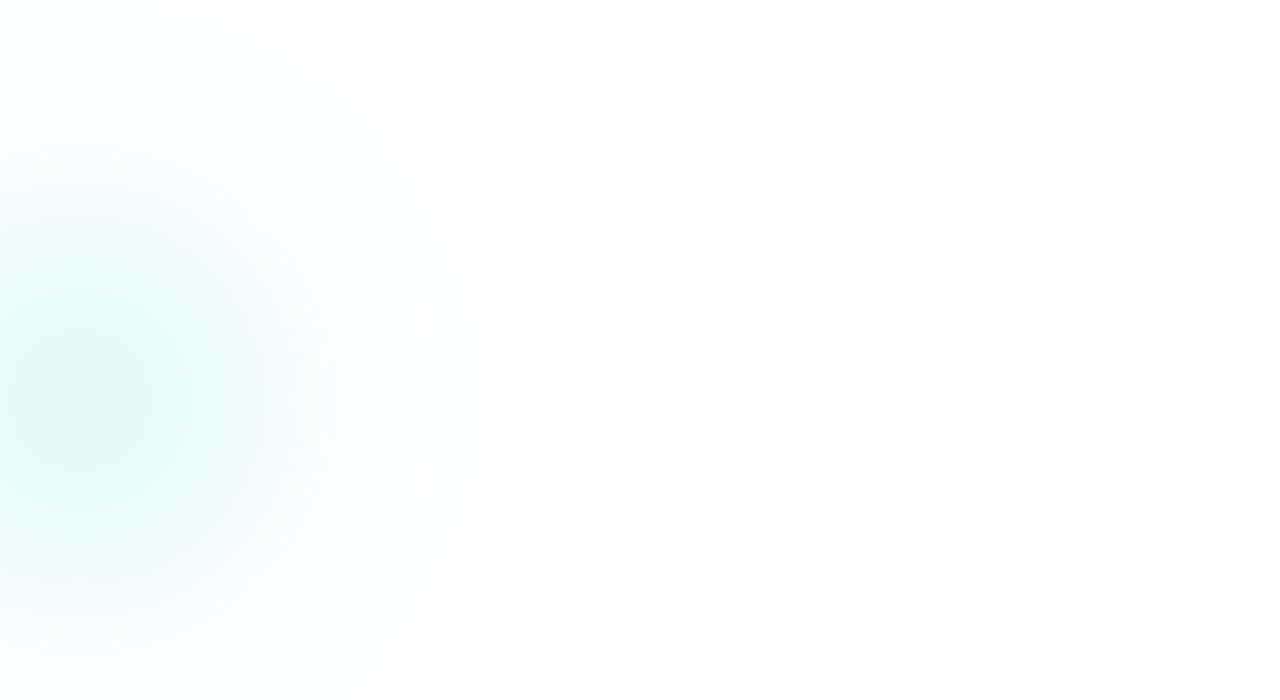
<file: xiyu-studio (1).html>
<!DOCTYPE html>
<html lang="en">
<head>
<meta charset="UTF-8">
<meta name="viewport" content="width=device-width, initial-scale=1.0">
<title>Xiyu Studio — Clarity for Health</title>
<link rel="preconnect" href="https://fonts.googleapis.com">
<link rel="preconnect" href="https://fonts.gstatic.com" crossorigin>
<link href="https://fonts.googleapis.com/css2?family=Quicksand:wght@400;500;600;700&display=swap" rel="stylesheet">
<style>
  :root{
    --ink:#181a1e;
    --muted:#6b7280;
    --muted-2:#9aa2ac;
    --line: rgba(20,20,25,0.10);
    --pill-bg: rgba(20,20,25,0.055);
    --mint:#3fe0c5;
    --blue:#5b8af7;
    --violet:#9b6bf0;
    --pink:#ef5da8;
    --coral:#ff6f5e;
    --sans:'Quicksand', sans-serif;
    --maxw:1180px;
  }
  *{box-sizing:border-box;}
  html{scroll-behavior:smooth;}
  @media (prefers-reduced-motion: reduce){
    html{scroll-behavior:auto;}
    *{animation-duration:0.01ms !important; animation-iteration-count:1 !important; transition-duration:0.01ms !important; scroll-behavior:auto !important;}
  }
  body{
    margin:0; background:#fff; color:var(--ink);
    font-family:var(--sans); font-weight:500; font-size:16px; line-height:1.65;
    -webkit-font-smoothing:antialiased; overflow-x:hidden; position:relative;
  }
  a{ color:inherit; }
  ::selection{ background:#dff4ee; color:var(--ink); }
  :focus-visible{ outline: 2px solid var(--blue); outline-offset:3px; }
  .wrap{ max-width:var(--maxw); margin:0 auto; padding:0 32px; position:relative; z-index:2; }
  .blob{ position:absolute; border-radius:50%; filter:blur(90px); pointer-events:none; z-index:0; }

  /* ---------- nav ---------- */
  header{ position:sticky; top:0; z-index:80; padding:22px 0; }
  .nav{ display:flex; align-items:center; justify-content:space-between; max-width:var(--maxw); margin:0 auto; padding:0 32px; }
  .logo-mark{ width:30px; height:30px; }
  .navdots{ display:flex; gap:10px; }
  .navdot{
    width:34px; height:34px; border-radius:50%; border:1.5px solid var(--line);
    background:rgba(255,255,255,0.6); backdrop-filter:blur(6px); cursor:pointer;
    transition:border-color .25s ease, background .25s ease, transform .2s ease;
  }
  .navdot:hover{ transform:translateY(-1px); }
  .navdot.is-active{ background:var(--ink); border-color:var(--ink); }
  .logo-word{ font-weight:700; font-size:20px; letter-spacing:-0.01em; text-decoration:none; }

  /* ---------- pill highlight helper ---------- */
  .pill{ background:var(--pill-bg); border-radius:999px; padding:2px 16px; display:inline-block; }

  /* ---------- section shells ---------- */
  section{ position:relative; padding:70px 0; }
  .center{ text-align:center; }

  /* ---------- hero ---------- */
  .hero{ padding-top:60px; padding-bottom:20px; }
  .hero h1{
    font-weight:600; font-size:clamp(26px,3.6vw,38px); line-height:1.55;
    margin:0 auto; max-width:20ch;
  }
  .hero-copy{
    max-width:46ch; margin:46px auto 0; color:var(--muted); font-size:15px; text-align:center;
  }
  .hero-copy p{ margin:0 0 14px; }
  .hero-brand{ display:flex; flex-direction:column; align-items:center; gap:6px; margin-top:44px; }
  .hero-brand svg{ width:26px; height:26px; }
  .hero-brand span{ font-size:13px; font-weight:600; color:var(--ink); }

  /* ---------- connector svgs ---------- */
  .connector{ position:relative; width:100%; z-index:1; pointer-events:none; }
  .connector svg{ display:block; width:100%; height:100%; overflow:visible; }

  /* ---------- work / portfolio ---------- */
  .work-grid{ display:grid; grid-template-columns: 0.9fr 1.1fr; gap:50px; align-items:start; position:relative; z-index:2; }
  .stack{ position:relative; height:340px; }
  .stack-card{
    position:absolute; top:0; left:0; width:100%; height:280px; border-radius:20px;
    overflow:hidden; box-shadow:0 25px 50px -25px rgba(20,20,30,0.35);
    transition:transform .5s cubic-bezier(.2,.8,.2,1), opacity .4s ease, box-shadow .4s ease;
    display:flex; align-items:center; justify-content:center; color:#fff; font-weight:700;
  }
  .proj-list{ display:grid; gap:0; }
  .proj-row{
    display:flex; align-items:center; gap:18px; padding:20px 0; cursor:pointer;
    border-bottom:1px solid var(--line);
  }
  .proj-row:first-child{ border-top:1px solid var(--line); }
  .proj-dot{ width:9px; height:9px; border-radius:50%; background:var(--line); flex-shrink:0; transition:background .3s ease, transform .3s ease; }
  .proj-row.is-active .proj-dot{ background:linear-gradient(120deg,var(--pink),var(--violet)); transform:scale(1.3); }
  .proj-card{
    flex:1; background:rgba(20,20,25,0.03); border:1px solid var(--line); border-radius:16px;
    padding:16px 20px; transition:background .3s ease, border-color .3s ease;
  }
  .proj-row.is-active .proj-card{ background:rgba(239,93,168,0.06); border-color:rgba(239,93,168,0.25); }
  .proj-card .pname{ font-weight:700; font-size:15.5px; }
  .proj-card .pclient{ font-size:13px; color:var(--muted); margin-top:2px; }
  .proj-card .pdate{ font-size:12px; color:var(--muted-2); text-align:right; margin-top:8px; }
  .viewmore-row{ margin-top:26px; }

  .btn-outline{
    font-family:var(--sans); font-weight:700; font-size:14px; text-decoration:none;
    display:inline-flex; align-items:center; gap:8px; padding:11px 22px; border-radius:999px;
    border:1.5px solid var(--line); color:var(--ink); background:#fff; cursor:pointer;
    transition:border-color .2s ease, transform .15s ease;
  }
  .btn-outline:hover{ border-color:var(--ink); transform:translateY(-1px); }

  /* ---------- transition line text ---------- */
  .knot-line{ text-align:center; color:var(--muted); font-size:15px; margin:0; position:relative; z-index:2; }

  /* ---------- services ---------- */
  .services-wrap{ position:relative; z-index:2; max-width:760px; margin:0 auto; }
  .service-list{ display:grid; gap:14px; }
  .service-pill{
    background:rgba(20,20,25,0.04); border:1px solid var(--line); border-radius:20px;
    padding:22px 28px; cursor:pointer; transition:background .25s ease, transform .2s ease;
    font-weight:700; font-size:18px;
  }
  .service-pill:hover{ background:rgba(20,20,25,0.07); transform:translateX(2px); }
  .services-more{ text-align:center; margin-top:22px; }
  .services-more a{ color:var(--muted); font-weight:700; font-size:14px; text-decoration:none; }
  .services-more a:hover{ color:var(--ink); }

  .service-detail{
    display:none; background:rgba(20,20,25,0.035); border:1px solid var(--line); border-radius:24px;
    padding:40px; cursor:default; position:relative;
  }
  .service-detail.is-open{ display:grid; grid-template-columns: 0.9fr 1.1fr; gap:40px; }
  .service-list.is-hidden{ display:none; }
  .services-more.is-hidden{ display:none; }
  .sd-quotes p.label{ font-weight:700; font-size:13px; color:var(--muted); margin:0 0 14px; }
  .sd-bubble{
    display:block; background:#fff; border:1px solid var(--line); border-radius:14px;
    padding:10px 14px; font-size:13.5px; color:var(--muted); margin-bottom:8px; font-weight:600;
  }
  .sd-blurb{ margin-top:18px; font-size:14.5px; color:var(--muted); font-weight:500; }
  .sd-title{ font-weight:700; font-size:clamp(24px,3vw,32px); margin:0 0 18px; }
  .sd-deliver p.label{ font-weight:700; font-size:13px; color:var(--muted); margin:0 0 14px; }
  .sd-deliver ul{ list-style:none; margin:0; padding:0; display:grid; gap:10px; }
  .sd-deliver li{ font-weight:600; font-size:14.5px; position:relative; padding-left:18px; }
  .sd-deliver li::before{ content:""; position:absolute; left:0; top:8px; width:6px; height:6px; border-radius:50%; background:linear-gradient(120deg,var(--mint),var(--blue)); }
  .sd-note{ margin-top:14px; font-size:12px; color:var(--muted-2); font-weight:600; }
  .sd-back{
    grid-column:1/-1; text-align:left; font-size:12.5px; color:var(--muted-2); font-weight:600;
    margin-top:6px; padding-top:16px; border-top:1px solid var(--line);
  }

  /* ---------- formula ---------- */
  .formula-grid{ display:grid; grid-template-columns:1fr 1fr; gap:40px; align-items:center; position:relative; z-index:2; }
  .formula-grid h2{ font-weight:700; font-size:clamp(22px,2.6vw,28px); margin:0 0 10px; }
  .formula-grid .sub{ font-size:14px; color:var(--muted); margin:0; }
  .equation{ font-weight:700; font-size:clamp(20px,2.8vw,30px); text-align:right; line-height:1.5; }
  .equation .gtext{ background:linear-gradient(120deg,var(--mint),var(--blue) 45%,var(--violet) 75%,var(--pink)); -webkit-background-clip:text; background-clip:text; color:transparent; }

  /* ---------- contact / diagnose ---------- */
  .contact-grid{ display:grid; grid-template-columns:0.85fr 1.15fr; gap:50px; align-items:start; position:relative; z-index:2; }
  .contact-grid h2{ font-weight:700; font-size:clamp(24px,3vw,32px); margin:0 0 10px; }
  .contact-grid .sub{ color:var(--muted); font-size:14.5px; margin:0; }
  .diagnose-card{
    background:rgba(20,20,25,0.035); border:1px solid var(--line); border-radius:24px; padding:34px;
  }
  .q-row{ margin-bottom:20px; }
  .q-row label{ display:block; font-size:13.5px; font-weight:600; color:var(--muted); margin-bottom:8px; }
  .q-row select, .q-row input{
    width:100%; font-family:var(--sans); font-weight:600; font-size:14.5px; color:var(--ink);
    padding:13px 16px; border-radius:12px; border:1px solid var(--line); background:#fff; appearance:none;
  }
  .q-row select{
    background-image: url("data:image/svg+xml;utf8,<svg xmlns='http://www.w3.org/2000/svg' width='14' height='9'><path d='M1 1l6 6 6-6' stroke='%236b7280' stroke-width='1.6' fill='none' stroke-linecap='round' stroke-linejoin='round'/></svg>");
    background-repeat:no-repeat; background-position:right 16px center;
  }
  .q-pair{ display:grid; grid-template-columns:1fr 1fr; gap:16px; }
  .diagnose-submit{ display:flex; justify-content:flex-end; margin-top:8px; }
  .diagnose-submit button{
    font-family:var(--sans); font-weight:700; font-size:14.5px; padding:13px 26px; border-radius:999px;
    border:1.5px solid var(--ink); background:var(--ink); color:#fff; cursor:pointer; transition:opacity .2s ease, transform .15s ease;
  }
  .diagnose-submit button:hover{ opacity:0.85; transform:translateY(-1px); }
  .diagnose-result{
    display:none; margin-top:22px; padding-top:22px; border-top:1px solid var(--line);
  }
  .diagnose-result.is-visible{ display:block; }
  .diagnose-result p{ margin:0 0 12px; font-size:14.5px; color:var(--muted); font-weight:500; }
  .diagnose-result .rec{ font-weight:700; font-size:17px; color:var(--ink); }
  .diagnose-result a.btn-outline{ margin-top:12px; }

  /* ---------- footer ---------- */
  footer{ position:relative; padding-top:60px; z-index:2; }
  .footer-cols{ display:flex; gap:120px; flex-wrap:wrap; margin-bottom:60px; }
  .footer-col h4{ font-size:13px; font-weight:700; color:var(--muted-2); text-transform:uppercase; letter-spacing:0.04em; margin:0 0 16px; }
  .footer-col a, .footer-col p{ display:block; font-size:14.5px; color:var(--muted); text-decoration:none; margin-bottom:8px; font-weight:600; }
  .footer-col a:hover{ color:var(--ink); }
  .footer-mark{ margin:20px 0; }
  .footer-mark svg{ width:100%; max-width:280px; height:auto; display:block; }
  .footer-word{ font-weight:700; font-size:38px; padding-bottom:40px; }

  .reveal{ opacity:0; transform:translateY(16px); transition:opacity .6s ease, transform .6s ease; }
  .reveal.is-visible{ opacity:1; transform:none; }

  @media (max-width: 880px){
    .work-grid, .contact-grid, .formula-grid{ grid-template-columns:1fr; gap:28px; }
    .equation{ text-align:left; }
    .service-detail.is-open{ grid-template-columns:1fr; }
    .q-pair{ grid-template-columns:1fr; }
    .footer-cols{ gap:50px; }
  }
  @media (max-width:600px){
    .wrap{ padding:0 20px; }
    .nav{ padding:0 20px; }
    .navdots{ display:none; }
  }
</style>
</head>
<body>

<!-- background mesh -->
<div class="blob" style="width:620px;height:620px; top:20px; left:-220px; background:radial-gradient(circle, rgba(239,93,168,0.28), transparent 70%);"></div>
<div class="blob" style="width:700px;height:700px; top:120px; right:-260px; background:radial-gradient(circle, rgba(63,224,197,0.30), transparent 70%);"></div>
<div class="blob" style="width:520px;height:520px; top:1450px; right:-200px; background:radial-gradient(circle, rgba(63,224,197,0.22), transparent 70%);"></div>
<div class="blob" style="width:480px;height:480px; top:2400px; left:-180px; background:radial-gradient(circle, rgba(155,107,240,0.16), transparent 70%);"></div>
<div class="blob" style="width:560px;height:560px; top:3300px; left:-200px; background:radial-gradient(circle, rgba(63,224,197,0.24), transparent 70%);"></div>
<div class="blob" style="width:520px;height:520px; top:4150px; right:-200px; background:radial-gradient(circle, rgba(239,93,168,0.18), transparent 70%);"></div>
<div class="blob" style="width:600px;height:600px; top:4900px; left:-220px; background:radial-gradient(circle, rgba(63,224,197,0.22), transparent 70%);"></div>

<header>
  <div class="nav">
    <svg class="logo-mark" viewBox="0 0 64 64" fill="none" xmlns="http://www.w3.org/2000/svg">
      <defs>
        <linearGradient id="lg1" x1="6" y1="46" x2="36" y2="12"><stop stop-color="#3fe0c5"/><stop offset="1" stop-color="#5b8af7"/></linearGradient>
        <linearGradient id="lg2" x1="58" y1="46" x2="28" y2="12"><stop stop-color="#5b8af7"/><stop offset="1" stop-color="#9b6bf0"/></linearGradient>
      </defs>
      <path d="M14,46 C6,36 8,18 24,14 C36,11 42,20 37,28 C33,34 24,33 23,25" stroke="url(#lg1)" stroke-width="7" stroke-linecap="round" fill="none"/>
      <path d="M50,46 C58,36 56,18 40,14 C28,11 22,20 27,28 C31,34 40,33 41,25" stroke="url(#lg2)" stroke-width="7" stroke-linecap="round" fill="none"/>
      <rect x="4" y="46" width="38" height="8" rx="4" fill="#ff6f5e"/>
      <circle cx="49" cy="50" r="6" fill="#ff6f5e"/>
    </svg>
    <div class="navdots" id="navdots">
      <div class="navdot" data-target="hero"></div>
      <div class="navdot" data-target="work"></div>
      <div class="navdot" data-target="services"></div>
      <div class="navdot" data-target="formula"></div>
      <div class="navdot" data-target="contact"></div>
    </div>
    <a href="#hero" class="logo-word">Xiyu.Studio</a>
  </div>
</header>

<main>

  <!-- HERO -->
  <section id="hero" class="hero">
    <div class="wrap center">
      <h1><span class="pill">In health</span><br>clarity <span class="pill">isn't a luxury</span><br>it's a <span class="pill">responsibility</span></h1>
      <div class="hero-copy">
        <p>We believe design should cut through noise, refine complexity, and deliver meaning with precision.</p>
        <p>That belief shapes how we work. We translate intricate systems into understanding that feels simple, human, and true, where our role is to create connection.</p>
      </div>
      <div class="hero-brand">
        <svg viewBox="0 0 64 64" fill="none" xmlns="http://www.w3.org/2000/svg">
          <path d="M14,46 C6,36 8,18 24,14 C36,11 42,20 37,28 C33,34 24,33 23,25" stroke="url(#lg1)" stroke-width="7" stroke-linecap="round" fill="none"/>
          <path d="M50,46 C58,36 56,18 40,14 C28,11 22,20 27,28 C31,34 40,33 41,25" stroke="url(#lg2)" stroke-width="7" stroke-linecap="round" fill="none"/>
          <rect x="4" y="46" width="38" height="8" rx="4" fill="#ff6f5e"/>
          <circle cx="49" cy="50" r="6" fill="#ff6f5e"/>
        </svg>
        <span>Xiyu.Studio</span>
      </div>
    </div>
    <div class="connector" style="height:120px;">
      <svg viewBox="0 0 200 120" preserveAspectRatio="xMidYMin meet">
        <path class="spine-path" d="M100,0 C100,30 70,20 75,40 C79,56 105,52 100,70 C97,82 100,95 100,120" stroke="#ef5da8" stroke-width="2.4" fill="none" stroke-linecap="round"/>
      </svg>
    </div>
  </section>

  <!-- WORK -->
  <section id="work">
    <div class="connector" style="height:60px; margin-bottom:-10px;">
      <svg viewBox="0 0 200 60" preserveAspectRatio="xMidYMin meet"><path class="spine-path" d="M100,0 L100,60" stroke="#ef5da8" stroke-width="2.4" fill="none"/></svg>
    </div>
    <div class="wrap work-grid reveal">
      <div class="stack" id="stackWrap">
        <div class="stack-card" data-proj="exosome" style="background:linear-gradient(135deg,#2c2c34,#54566b); transform:translateY(0) rotate(-3deg); z-index:1;">Exosome Narative</div>
        <div class="stack-card" data-proj="colorful" style="background:conic-gradient(from 200deg, #ff6f5e, #f7c94c, #3fe0c5, #5b8af7, #9b6bf0, #ef5da8); transform:translateY(18px) rotate(2deg); z-index:2;">Colorful Works</div>
        <div class="stack-card" data-proj="cair" style="background:linear-gradient(135deg,#1c2b3a,#3d5a73); transform:translateY(36px) rotate(-1deg); z-index:1;">Center of AI Research</div>
      </div>
      <div>
        <div class="proj-list" id="projList">
          <div class="proj-row" data-proj="exosome">
            <span class="proj-dot"></span>
            <div class="proj-card">
              <div class="pname">Exosome Narative</div>
              <div class="pclient">Dermama</div>
              <div class="pdate">December 2025</div>
            </div>
          </div>
          <div class="proj-row" data-proj="colorful">
            <span class="proj-dot"></span>
            <div class="proj-card">
              <div class="pname">Colorful Works</div>
              <div class="pclient">Reza Biotech</div>
              <div class="pdate">August 2026</div>
            </div>
          </div>
          <div class="proj-row" data-proj="cair">
            <span class="proj-dot"></span>
            <div class="proj-card">
              <div class="pname">Center of AI Research</div>
              <div class="pclient">Atmajaya</div>
              <div class="pdate">July 2026</div>
            </div>
          </div>
        </div>
        <div class="viewmore-row"><a href="#" class="btn-outline">View More →</a></div>
      </div>
    </div>
  </section>

  <!-- TRANSITION -->
  <section style="padding:50px 0;">
    <div class="connector" style="height:60px;">
      <svg viewBox="0 0 200 60" preserveAspectRatio="xMidYMin meet"><path class="spine-path" d="M100,0 L100,60" stroke="#8f6fe0" stroke-width="2.4" fill="none"/></svg>
    </div>
    <p class="knot-line reveal">We help build the knot between<br>you and them through our service</p>
  </section>

  <!-- SERVICES -->
  <section id="services">
    <div class="connector" style="height:80px;">
      <svg viewBox="0 0 200 80" preserveAspectRatio="xMidYMin meet"><path class="spine-path" d="M100,0 C100,25 130,20 125,45 C121,66 100,60 100,80" stroke="#8f6fe0" stroke-width="2.4" fill="none" stroke-linecap="round"/></svg>
    </div>
    <div class="wrap services-wrap reveal">

      <div class="service-list" id="serviceList">
        <div class="service-pill" data-service="narrative">Narrative Builder</div>
        <div class="service-pill" data-service="brand">Brand Identity Builder</div>
        <div class="service-pill" data-service="explainer">Explainer Builder</div>
        <div class="service-pill" data-service="monthly">Monthly Content Builder</div>
      </div>
      <div class="services-more" id="servicesMore"><a href="#" id="moreServicesLink">More about our services →</a></div>

      <!-- detail panels -->
      <div class="service-detail" id="detail-narrative">
        <div class="sd-quotes">
          <p class="label">If you've ever said:</p>
          <span class="sd-bubble">"People don't get what we do."</span>
          <span class="sd-bubble">"Doctors understand it, but patients don't."</span>
          <span class="sd-bubble">"Our USP statement isn't sharp enough."</span>
          <p class="sd-blurb">We take the information you already have and turn it into communication people actually understand.</p>
        </div>
        <div class="sd-deliver">
          <h3 class="sd-title">Narrative Builder</h3>
          <p class="label">What you'll walk away with:</p>
          <ul>
            <li>A refined narrative text that tells your story clearly</li>
            <li>A messaging guide your team can use consistently</li>
            <li>A competitor differentiation summary that shows exactly where you stand</li>
            <li>A visual system diagram that simplifies your process</li>
            <li>A precise, memorable USP statement</li>
          </ul>
        </div>
        <div class="sd-back">Click Anywhere to go back</div>
      </div>

      <div class="service-detail" id="detail-brand">
        <div class="sd-quotes">
          <p class="label">If you've ever said:</p>
          <span class="sd-bubble">"We look generic, like every other clinic."</span>
          <span class="sd-bubble">"People don't trust us yet."</span>
          <span class="sd-bubble">"Our branding isn't consistent."</span>
          <p class="sd-blurb">We take who you are and shape it into a brand identity that feels clear, credible, and consistent across every touchpoint.</p>
        </div>
        <div class="sd-deliver">
          <h3 class="sd-title">Brand Identity Builder</h3>
          <p class="label">What you'll walk away with:</p>
          <ul>
            <li>Complete brand guidelines for visual and verbal identity</li>
            <li>Clinic brochures designed for clarity and trust</li>
            <li>A messaging guide your entire team can follow</li>
            <li>Social media templates ready for daily use</li>
          </ul>
        </div>
        <div class="sd-back">Click Anywhere to go back</div>
      </div>

      <div class="service-detail" id="detail-explainer">
        <div class="sd-quotes">
          <p class="label">If you've ever said:</p>
          <span class="sd-bubble">"It takes too long to get people to understand our product."</span>
          <span class="sd-bubble">"We're preparing a launch campaign."</span>
          <span class="sd-bubble">"We need strong educational content."</span>
          <p class="sd-blurb">We take your technical knowledge and translate it into clear, visual stories that work across audiences — patients, doctors, partners, or investors.</p>
        </div>
        <div class="sd-deliver">
          <h3 class="sd-title">Explainer Builder</h3>
          <p class="label">What you'll walk away with:</p>
          <ul>
            <li>30–90 second explainer video(s)</li>
            <li>Motion graphics &amp; 3D visual assets</li>
            <li>A social media campaign pack for launch</li>
            <li>A product launch deck that persuades and informs</li>
          </ul>
        </div>
        <div class="sd-back">Click Anywhere to go back</div>
      </div>

      <div class="service-detail" id="detail-monthly">
        <div class="sd-quotes">
          <p class="label">If you've ever said:</p>
          <span class="sd-bubble">"We need consistent output every month."</span>
          <span class="sd-bubble">"We don't have an internal design team."</span>
          <span class="sd-bubble">"We always need patient education visuals."</span>
          <p class="sd-blurb">We take the information you already have and turn it into communication people actually understand.</p>
        </div>
        <div class="sd-deliver">
          <h3 class="sd-title">Monthly Content Builder</h3>
          <p class="label">What you'll walk away with:</p>
          <ul>
            <li>A refined narrative text that tells your story clearly</li>
            <li>A messaging guide your team can use consistently</li>
            <li>A competitor differentiation summary that shows exactly where you stand</li>
            <li>A visual system diagram that simplifies your process</li>
            <li>A precise, memorable USP statement</li>
          </ul>
          <p class="sd-note">Note: we don't work with KOLs or influencers, but we do accept video editing based on your supplied materials.</p>
        </div>
        <div class="sd-back">Click Anywhere to go back</div>
      </div>

    </div>
  </section>

  <!-- FORMULA -->
  <section id="formula">
    <div class="connector" style="height:100px;">
      <svg viewBox="0 0 200 100" preserveAspectRatio="xMidYMin meet"><path class="spine-path" d="M100,0 C100,30 90,40 100,60 C108,76 96,86 100,100" stroke="#5b8af7" stroke-width="2.4" fill="none" stroke-linecap="round"/></svg>
    </div>
    <div class="wrap formula-grid reveal">
      <div>
        <h2>Our formula to work with<br>healthcare industry</h2>
        <p class="sub">Clarity saves lives.<br>Confusion costs trust.</p>
      </div>
      <div class="equation">Complexity − Noise +<br>Precision = <span class="gtext">Clarity</span></div>
    </div>
    <div class="connector" style="height:180px;">
      <svg viewBox="0 0 400 180" preserveAspectRatio="xMidYMin meet">
        <path class="spine-path" d="M0,10 C60,120 160,150 220,80 C260,34 200,-4 165,34 C138,64 175,110 230,100 C300,86 340,120 400,150"
          stroke="#3fe0c5" stroke-width="3" fill="none" stroke-linecap="round"/>
      </svg>
    </div>
  </section>

  <!-- CONTACT / DIAGNOSE -->
  <section id="contact">
    <div class="wrap contact-grid reveal">
      <div>
        <h2>Not sure which service<br>fits your needs?</h2>
        <p class="sub">Diagnose your pain points</p>
      </div>
      <div class="diagnose-card">
        <form id="diagnoseForm">
          <div class="q-row">
            <label>What best describes where you're stuck?</label>
            <select id="q1" required>
              <option value="" disabled selected>Select an answer</option>
              <option value="narrative">We can't explain what we do simply</option>
              <option value="brand">Our brand doesn't feel credible yet</option>
              <option value="explainer">We're launching something and need people to get it fast</option>
              <option value="monthly">We need a steady stream of content</option>
            </select>
          </div>
          <div class="q-row">
            <label>What best describes your organization?</label>
            <select required>
              <option value="" disabled selected>Select an answer</option>
              <option>Hospital or clinic</option>
              <option>Health-tech company</option>
              <option>Pharmaceutical or biotech</option>
              <option>Research institution or lab</option>
            </select>
          </div>
          <div class="q-row">
            <label>How soon do you need this?</label>
            <select required>
              <option value="" disabled selected>Select an answer</option>
              <option>Within a month</option>
              <option>1–3 months</option>
              <option>3–6 months</option>
              <option>Just exploring</option>
            </select>
          </div>
          <div class="q-row">
            <label>What's your rough budget range?</label>
            <select required>
              <option value="" disabled selected>Select an answer</option>
              <option>Under $2,000</option>
              <option>$2,000 – $5,000</option>
              <option>$5,000 – $15,000</option>
              <option>Let's discuss</option>
            </select>
          </div>
          <div class="q-row q-pair">
            <div><label>Your name</label><input type="text" required></div>
            <div><label>Company e-mail</label><input type="email" required></div>
          </div>
          <div class="diagnose-submit"><button type="submit">Get your diagnose →</button></div>
        </form>
        <div class="diagnose-result" id="diagnoseResult">
          <p>Based on your answers, we'd recommend:</p>
          <div class="rec" id="recName">—</div>
          <a href="#services" class="btn-outline" id="recLink">See this service →</a>
        </div>
      </div>
    </div>
  </section>

</main>

<footer>
  <div class="connector" style="height:60px;">
    <svg viewBox="0 0 200 60" preserveAspectRatio="xMidYMin meet"><path class="spine-path" d="M100,0 L100,60" stroke="#ef5da8" stroke-width="2.4" fill="none"/></svg>
  </div>
  <div class="wrap">
    <div class="footer-cols">
      <div class="footer-col">
        <h4>Social Media</h4>
        <a href="#">Instagram</a>
        <a href="#">Twitter</a>
        <a href="#">Behance</a>
      </div>
      <div class="footer-col">
        <h4>Contacts</h4>
        <p>Bintaro, South Tangerang,<br>Indonesia</p>
        <a href="mailto:hello@xiyu.studio">hello@xiyu.studio</a>
      </div>
      <div class="footer-col">
        <h4>Information</h4>
        <a href="#work">Projects</a>
        <a href="#services">Services</a>
        <a href="#">About Us</a>
      </div>
      <div class="footer-col">
        <h4>&nbsp;</h4>
        <a href="mailto:hello@xiyu.studio?subject=30%20minute%20call">Book a 30 minutes call</a>
      </div>
    </div>
    <div class="footer-mark">
      <svg viewBox="0 0 300 160" fill="none" xmlns="http://www.w3.org/2000/svg">
        <defs>
          <linearGradient id="fg1" x1="20" y1="140" x2="120" y2="20"><stop stop-color="#3fe0c5"/><stop offset="1" stop-color="#5b8af7"/></linearGradient>
          <linearGradient id="fg2" x1="220" y1="140" x2="140" y2="20"><stop stop-color="#5b8af7"/><stop offset="1" stop-color="#9b6bf0"/></linearGradient>
        </defs>
        <path d="M40,130 C10,100 20,40 70,28 C110,18 140,45 120,70 C105,88 75,85 72,62" stroke="url(#fg1)" stroke-width="16" stroke-linecap="round" fill="none"/>
        <path d="M220,130 C250,100 240,40 190,28 C150,18 120,45 140,70 C155,88 185,85 188,62" stroke="url(#fg2)" stroke-width="16" stroke-linecap="round" fill="none"/>
        <rect x="8" y="130" width="180" height="18" rx="9" fill="#ff6f5e"/>
        <circle cx="212" cy="139" r="13" fill="#ff6f5e"/>
      </svg>
    </div>
    <div class="footer-word">Xiyu.Studio</div>
  </div>
</footer>

<script>
  // Spine paths: draw progressively as each connector scrolls through the viewport
  const spinePaths = Array.from(document.querySelectorAll('.spine-path'));
  const spineData = spinePaths.map(path => ({
    path,
    length: path.getTotalLength()
  }));
  spineData.forEach(({path, length}) => {
    path.style.strokeDasharray = length;
    path.style.strokeDashoffset = length;
  });
  function updateSpine(){
    const vh = window.innerHeight;
    spineData.forEach(({path, length}) => {
      const rect = path.getBoundingClientRect();
      // progress: 0 when element top just enters viewport bottom, 1 once it has fully scrolled past the top
      let progress = (vh - rect.top) / (vh + rect.height);
      progress = Math.max(0, Math.min(1, progress));
      path.style.strokeDashoffset = length * (1 - progress);
    });
  }
  let spineTicking = false;
  function onSpineScroll(){
    if(!spineTicking){
      requestAnimationFrame(()=>{ updateSpine(); spineTicking = false; });
      spineTicking = true;
    }
  }
  const reduceMotionSpine = window.matchMedia('(prefers-reduced-motion: reduce)').matches;
  if(reduceMotionSpine){
    spineData.forEach(({path}) => { path.style.strokeDasharray = 'none'; path.style.strokeDashoffset = 0; });
  } else {
    window.addEventListener('scroll', onSpineScroll, {passive:true});
    window.addEventListener('resize', updateSpine);
    updateSpine();
  }

  // Reveal on scroll
  const revealEls = document.querySelectorAll('.reveal');
  const io = new IntersectionObserver((entries)=>{
    entries.forEach(e=>{ if(e.isIntersecting){ e.target.classList.add('is-visible'); io.unobserve(e.target);} });
  }, {threshold:0.12});
  revealEls.forEach(el=>io.observe(el));

  // Nav dots: click to scroll + scroll-spy
  const navdots = document.querySelectorAll('.navdot');
  navdots.forEach(dot=>{
    dot.addEventListener('click', ()=>{
      const id = dot.getAttribute('data-target');
      document.getElementById(id)?.scrollIntoView({behavior:'smooth'});
    });
  });
  const sectionIds = ['hero','work','services','formula','contact'];
  const spyIo = new IntersectionObserver((entries)=>{
    entries.forEach(e=>{
      if(e.isIntersecting){
        const idx = sectionIds.indexOf(e.target.id);
        navdots.forEach((d,i)=> d.classList.toggle('is-active', i===idx));
      }
    });
  }, {threshold:0.5});
  sectionIds.forEach(id=>{ const el=document.getElementById(id); if(el) spyIo.observe(el); });

  // Portfolio interactive preview
  const projRows = document.querySelectorAll('.proj-row');
  const stackCards = document.querySelectorAll('.stack-card');
  function setActiveProject(key){
    projRows.forEach(r=> r.classList.toggle('is-active', r.dataset.proj===key));
    stackCards.forEach(c=>{
      if(c.dataset.proj===key){
        c.style.transform = 'translateY(0) rotate(0deg) scale(1.02)';
        c.style.zIndex = 5;
        c.style.opacity = 1;
      } else {
        c.style.transform = 'translateY(40px) rotate(-2deg) scale(0.94)';
        c.style.zIndex = 1;
        c.style.opacity = 0.35;
      }
    });
  }
  projRows.forEach(row=>{
    row.addEventListener('mouseenter', ()=> setActiveProject(row.dataset.proj));
    row.addEventListener('click', ()=> setActiveProject(row.dataset.proj));
  });

  // Services accordion behavior
  const serviceList = document.getElementById('serviceList');
  const servicesMore = document.getElementById('servicesMore');
  const servicePills = document.querySelectorAll('.service-pill');
  const detailPanels = document.querySelectorAll('.service-detail');

  function openService(key){
    serviceList.classList.add('is-hidden');
    servicesMore.classList.add('is-hidden');
    detailPanels.forEach(p=> p.classList.toggle('is-open', p.id === 'detail-'+key));
  }
  function closeServices(){
    serviceList.classList.remove('is-hidden');
    servicesMore.classList.remove('is-hidden');
    detailPanels.forEach(p=> p.classList.remove('is-open'));
  }
  servicePills.forEach(pill=>{
    pill.addEventListener('click', (ev)=>{ ev.stopPropagation(); openService(pill.dataset.service); });
  });
  detailPanels.forEach(panel=>{
    panel.addEventListener('click', ()=> closeServices());
  });
  document.getElementById('moreServicesLink').addEventListener('click', (ev)=>{ ev.preventDefault(); });

  // Diagnose quiz -> recommendation
  const serviceNames = {
    narrative: 'Narrative Builder',
    brand: 'Brand Identity Builder',
    explainer: 'Explainer Builder',
    monthly: 'Monthly Content Builder'
  };
  const diagnoseForm = document.getElementById('diagnoseForm');
  const diagnoseResult = document.getElementById('diagnoseResult');
  const recName = document.getElementById('recName');
  const recLink = document.getElementById('recLink');
  diagnoseForm.addEventListener('submit', (ev)=>{
    ev.preventDefault();
    const key = document.getElementById('q1').value;
    recName.textContent = serviceNames[key] || 'Narrative Builder';
    recLink.onclick = (e)=>{
      e.preventDefault();
      document.getElementById('services').scrollIntoView({behavior:'smooth'});
      setTimeout(()=> openService(key || 'narrative'), 500);
    };
    diagnoseResult.classList.add('is-visible');
    diagnoseResult.scrollIntoView({behavior:'smooth', block:'nearest'});
  });
</script>

</body>
</html>
</file>
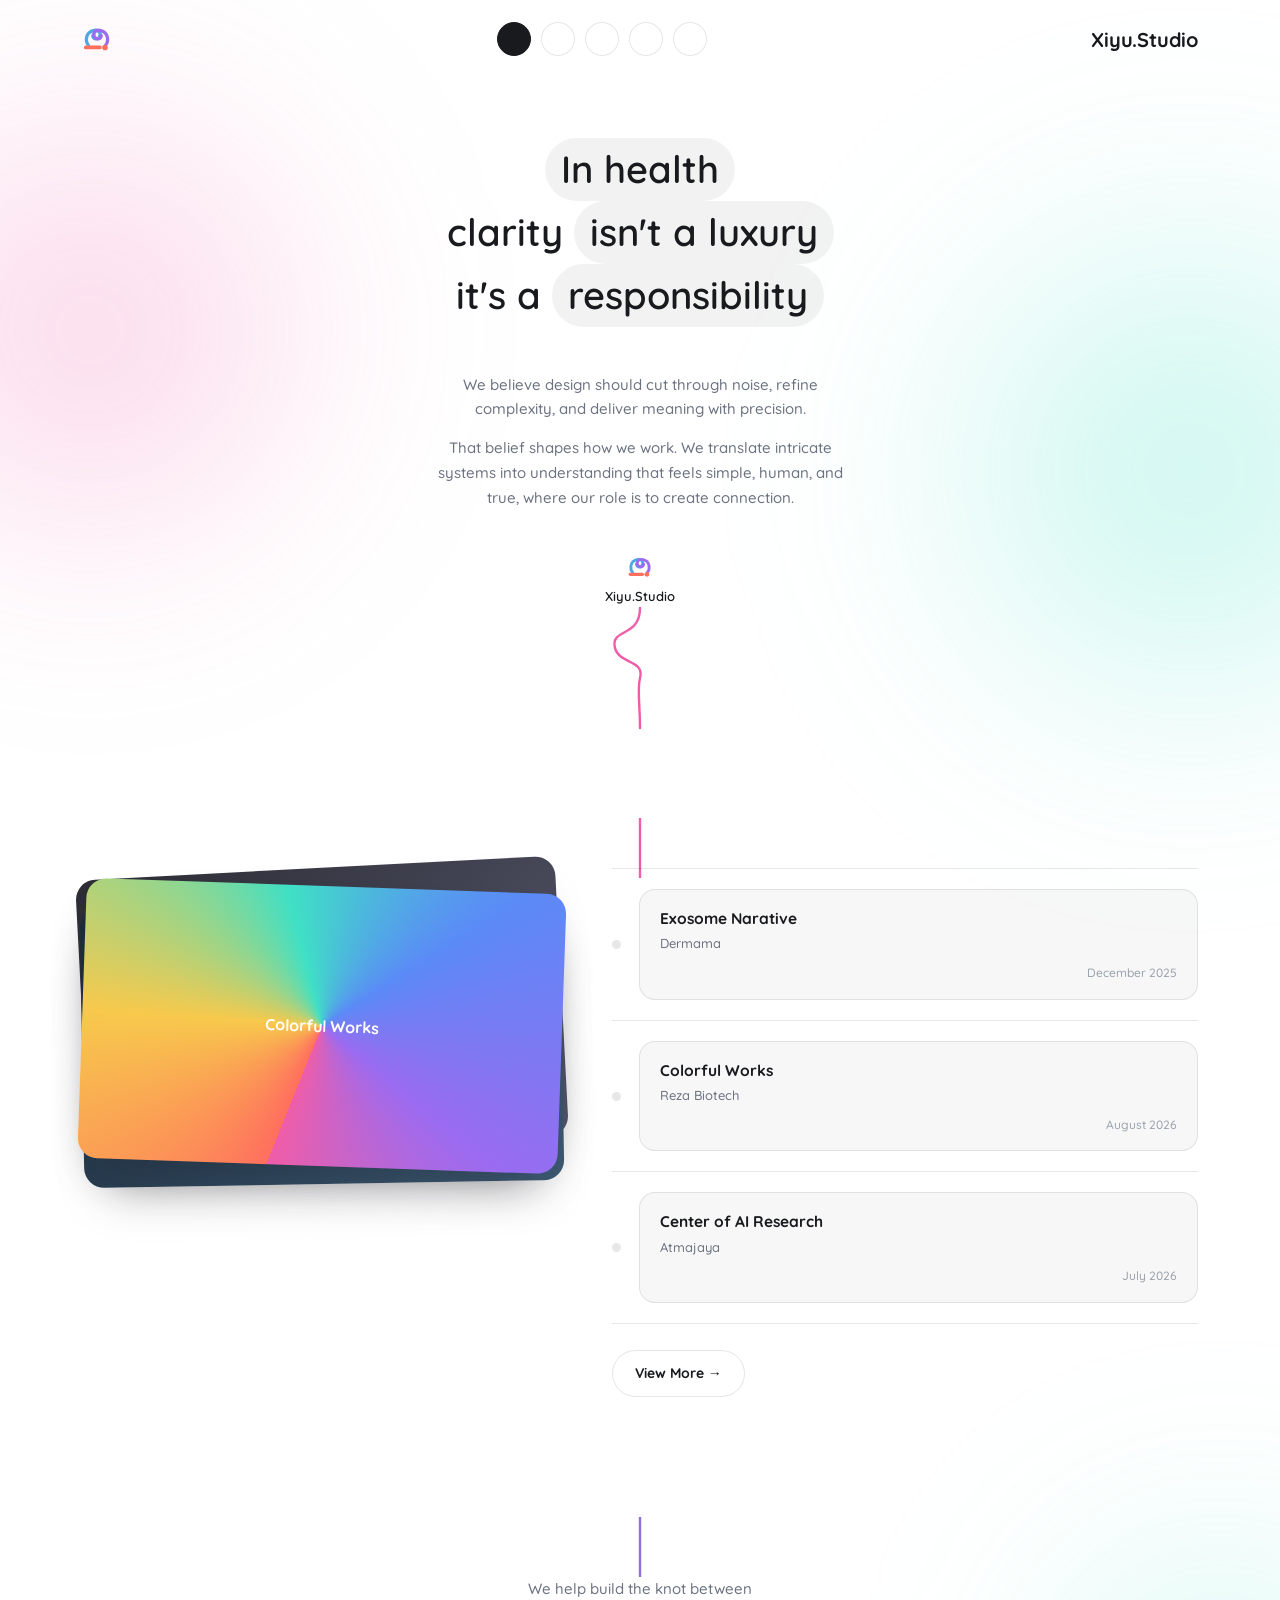
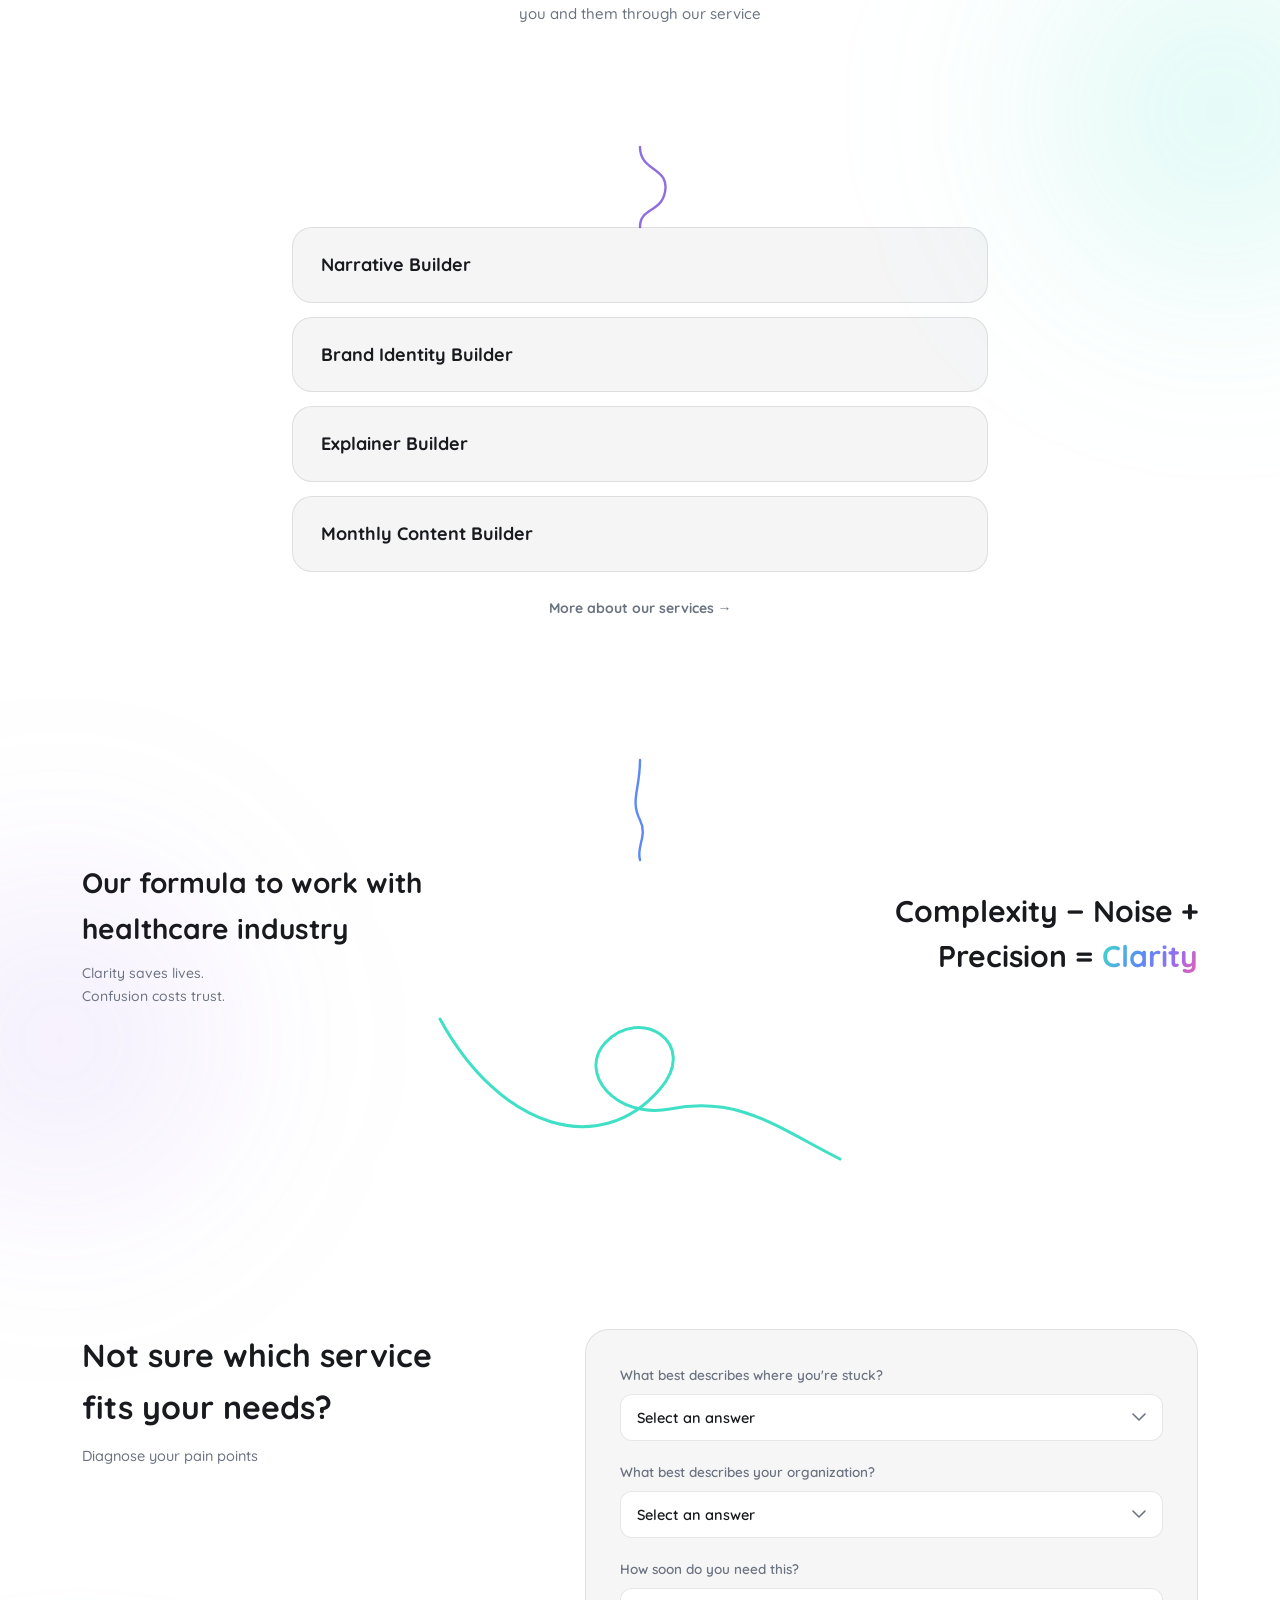
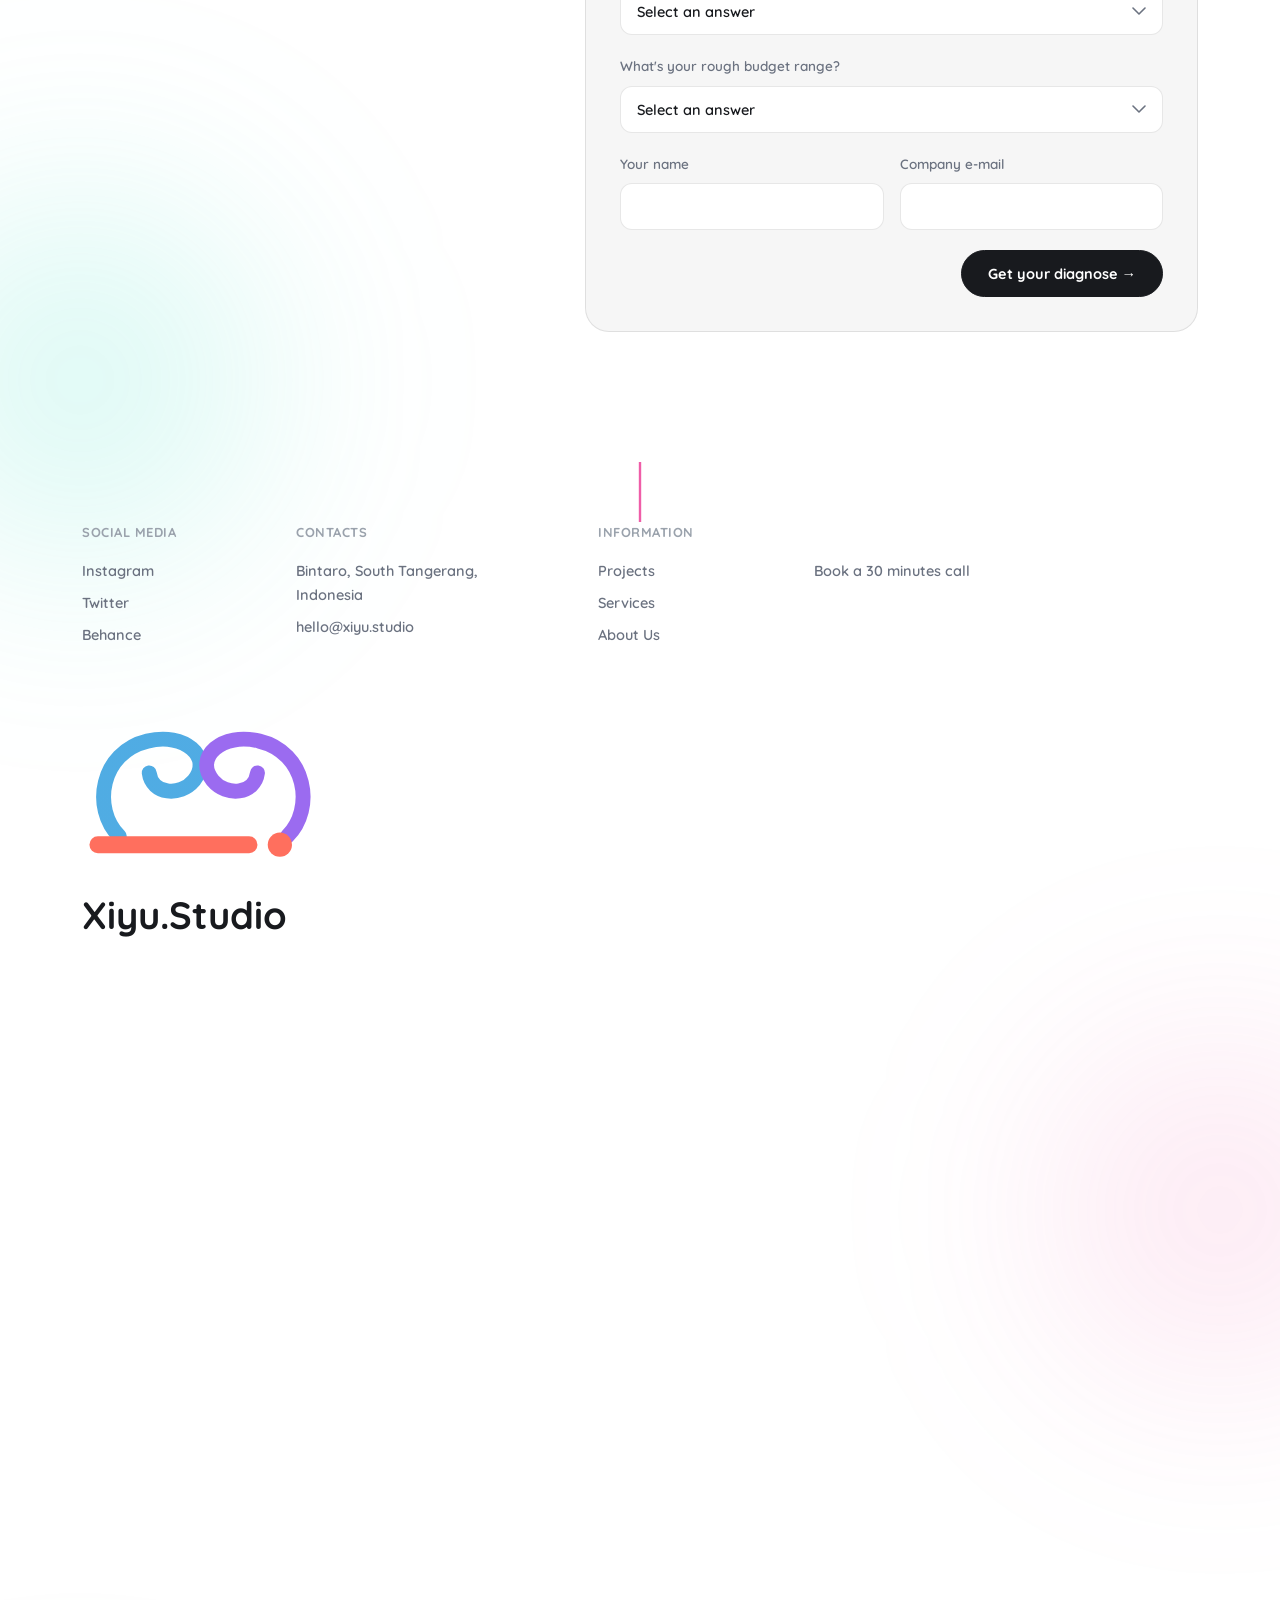
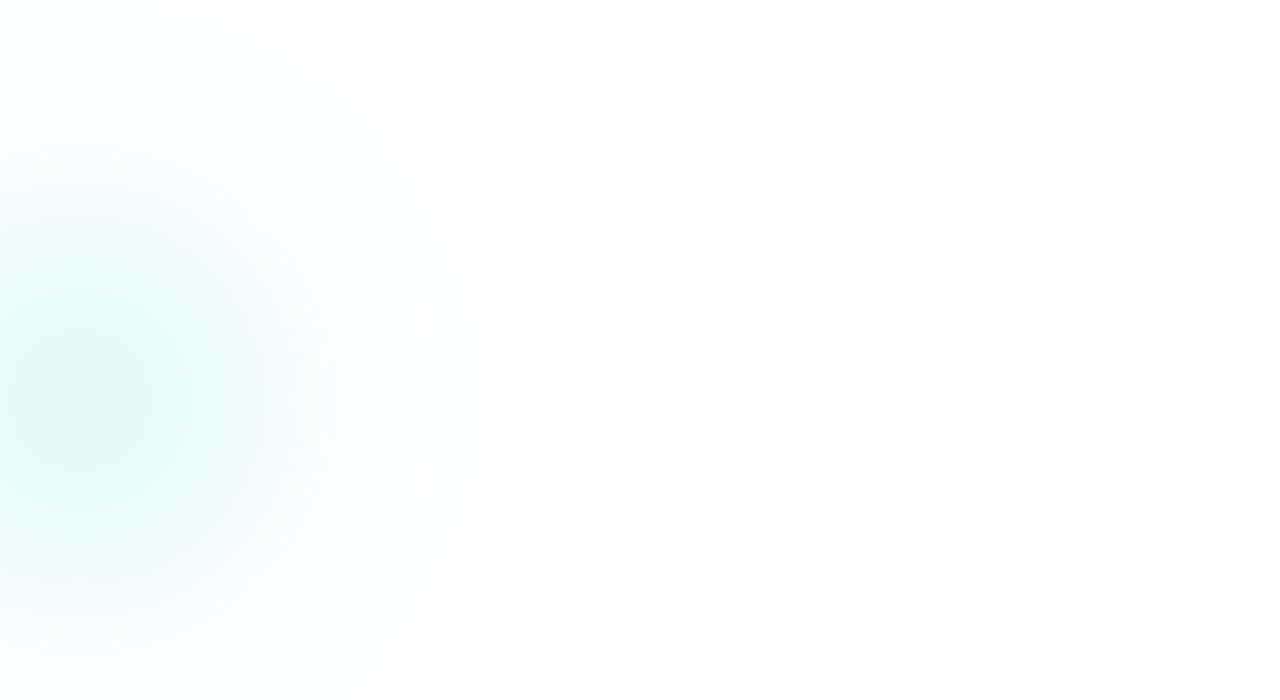
<file: xiyu-studio.html>
<!DOCTYPE html>
<html lang="en">
<head>
<meta charset="UTF-8">
<meta name="viewport" content="width=device-width, initial-scale=1.0">
<title>Xiyu Studio — Clarity for Health</title>
<link rel="preconnect" href="https://fonts.googleapis.com">
<link rel="preconnect" href="https://fonts.gstatic.com" crossorigin>
<link href="https://fonts.googleapis.com/css2?family=Quicksand:wght@400;500;600;700&display=swap" rel="stylesheet">
<style>
  :root{
    --ink:#181a1e;
    --muted:#6b7280;
    --muted-2:#9aa2ac;
    --line: rgba(20,20,25,0.10);
    --pill-bg: rgba(20,20,25,0.055);
    --mint:#3fe0c5;
    --blue:#5b8af7;
    --violet:#9b6bf0;
    --pink:#ef5da8;
    --coral:#ff6f5e;
    --sans:'Quicksand', sans-serif;
    --maxw:1180px;
  }
  *{box-sizing:border-box;}
  html{scroll-behavior:smooth;}
  @media (prefers-reduced-motion: reduce){
    html{scroll-behavior:auto;}
    *{animation-duration:0.01ms !important; animation-iteration-count:1 !important; transition-duration:0.01ms !important; scroll-behavior:auto !important;}
  }
  body{
    margin:0; background:#fff; color:var(--ink);
    font-family:var(--sans); font-weight:500; font-size:16px; line-height:1.65;
    -webkit-font-smoothing:antialiased; overflow-x:hidden; position:relative;
  }
  a{ color:inherit; }
  ::selection{ background:#dff4ee; color:var(--ink); }
  :focus-visible{ outline: 2px solid var(--blue); outline-offset:3px; }
  .wrap{ max-width:var(--maxw); margin:0 auto; padding:0 32px; position:relative; z-index:2; }
  .blob{ position:absolute; border-radius:50%; filter:blur(90px); pointer-events:none; z-index:0; }

  /* ---------- nav ---------- */
  header{ position:sticky; top:0; z-index:80; padding:22px 0; }
  .nav{ display:flex; align-items:center; justify-content:space-between; max-width:var(--maxw); margin:0 auto; padding:0 32px; }
  .logo-mark{ width:30px; height:30px; }
  .navdots{ display:flex; gap:10px; }
  .navdot{
    width:34px; height:34px; border-radius:50%; border:1.5px solid var(--line);
    background:rgba(255,255,255,0.6); backdrop-filter:blur(6px); cursor:pointer;
    transition:border-color .25s ease, background .25s ease, transform .2s ease;
  }
  .navdot:hover{ transform:translateY(-1px); }
  .navdot.is-active{ background:var(--ink); border-color:var(--ink); }
  .logo-word{ font-weight:700; font-size:20px; letter-spacing:-0.01em; text-decoration:none; }

  /* ---------- pill highlight helper ---------- */
  .pill{ background:var(--pill-bg); border-radius:999px; padding:2px 16px; display:inline-block; }

  /* ---------- section shells ---------- */
  section{ position:relative; padding:70px 0; }
  .center{ text-align:center; }

  /* ---------- hero ---------- */
  .hero{ padding-top:60px; padding-bottom:20px; }
  .hero h1{
    font-weight:600; font-size:clamp(26px,3.6vw,38px); line-height:1.55;
    margin:0 auto; max-width:20ch;
  }
  .hero-copy{
    max-width:46ch; margin:46px auto 0; color:var(--muted); font-size:15px; text-align:center;
  }
  .hero-copy p{ margin:0 0 14px; }
  .hero-brand{ display:flex; flex-direction:column; align-items:center; gap:6px; margin-top:44px; }
  .hero-brand svg{ width:26px; height:26px; }
  .hero-brand span{ font-size:13px; font-weight:600; color:var(--ink); }

  /* ---------- connector svgs ---------- */
  .connector{ position:relative; width:100%; z-index:1; pointer-events:none; }
  .connector svg{ display:block; width:100%; height:100%; overflow:visible; }

  /* ---------- work / portfolio ---------- */
  .work-grid{ display:grid; grid-template-columns: 0.9fr 1.1fr; gap:50px; align-items:start; position:relative; z-index:2; }
  .stack{ position:relative; height:340px; }
  .stack-card{
    position:absolute; top:0; left:0; width:100%; height:280px; border-radius:20px;
    overflow:hidden; box-shadow:0 25px 50px -25px rgba(20,20,30,0.35);
    transition:transform .5s cubic-bezier(.2,.8,.2,1), opacity .4s ease, box-shadow .4s ease;
    display:flex; align-items:center; justify-content:center; color:#fff; font-weight:700;
  }
  .proj-list{ display:grid; gap:0; }
  .proj-row{
    display:flex; align-items:center; gap:18px; padding:20px 0; cursor:pointer;
    border-bottom:1px solid var(--line);
  }
  .proj-row:first-child{ border-top:1px solid var(--line); }
  .proj-dot{ width:9px; height:9px; border-radius:50%; background:var(--line); flex-shrink:0; transition:background .3s ease, transform .3s ease; }
  .proj-row.is-active .proj-dot{ background:linear-gradient(120deg,var(--pink),var(--violet)); transform:scale(1.3); }
  .proj-card{
    flex:1; background:rgba(20,20,25,0.03); border:1px solid var(--line); border-radius:16px;
    padding:16px 20px; transition:background .3s ease, border-color .3s ease;
  }
  .proj-row.is-active .proj-card{ background:rgba(239,93,168,0.06); border-color:rgba(239,93,168,0.25); }
  .proj-card .pname{ font-weight:700; font-size:15.5px; }
  .proj-card .pclient{ font-size:13px; color:var(--muted); margin-top:2px; }
  .proj-card .pdate{ font-size:12px; color:var(--muted-2); text-align:right; margin-top:8px; }
  .viewmore-row{ margin-top:26px; }

  .btn-outline{
    font-family:var(--sans); font-weight:700; font-size:14px; text-decoration:none;
    display:inline-flex; align-items:center; gap:8px; padding:11px 22px; border-radius:999px;
    border:1.5px solid var(--line); color:var(--ink); background:#fff; cursor:pointer;
    transition:border-color .2s ease, transform .15s ease;
  }
  .btn-outline:hover{ border-color:var(--ink); transform:translateY(-1px); }

  /* ---------- transition line text ---------- */
  .knot-line{ text-align:center; color:var(--muted); font-size:15px; margin:0; position:relative; z-index:2; }

  /* ---------- services ---------- */
  .services-wrap{ position:relative; z-index:2; max-width:760px; margin:0 auto; }
  .service-list{ display:grid; gap:14px; }
  .service-pill{
    background:rgba(20,20,25,0.04); border:1px solid var(--line); border-radius:20px;
    padding:22px 28px; cursor:pointer; transition:background .25s ease, transform .2s ease;
    font-weight:700; font-size:18px;
  }
  .service-pill:hover{ background:rgba(20,20,25,0.07); transform:translateX(2px); }
  .services-more{ text-align:center; margin-top:22px; }
  .services-more a{ color:var(--muted); font-weight:700; font-size:14px; text-decoration:none; }
  .services-more a:hover{ color:var(--ink); }

  .service-detail{
    display:none; background:rgba(20,20,25,0.035); border:1px solid var(--line); border-radius:24px;
    padding:40px; cursor:default; position:relative;
  }
  .service-detail.is-open{ display:grid; grid-template-columns: 0.9fr 1.1fr; gap:40px; }
  .service-list.is-hidden{ display:none; }
  .services-more.is-hidden{ display:none; }
  .sd-quotes p.label{ font-weight:700; font-size:13px; color:var(--muted); margin:0 0 14px; }
  .sd-bubble{
    display:block; background:#fff; border:1px solid var(--line); border-radius:14px;
    padding:10px 14px; font-size:13.5px; color:var(--muted); margin-bottom:8px; font-weight:600;
  }
  .sd-blurb{ margin-top:18px; font-size:14.5px; color:var(--muted); font-weight:500; }
  .sd-title{ font-weight:700; font-size:clamp(24px,3vw,32px); margin:0 0 18px; }
  .sd-deliver p.label{ font-weight:700; font-size:13px; color:var(--muted); margin:0 0 14px; }
  .sd-deliver ul{ list-style:none; margin:0; padding:0; display:grid; gap:10px; }
  .sd-deliver li{ font-weight:600; font-size:14.5px; position:relative; padding-left:18px; }
  .sd-deliver li::before{ content:""; position:absolute; left:0; top:8px; width:6px; height:6px; border-radius:50%; background:linear-gradient(120deg,var(--mint),var(--blue)); }
  .sd-note{ margin-top:14px; font-size:12px; color:var(--muted-2); font-weight:600; }
  .sd-back{
    grid-column:1/-1; text-align:left; font-size:12.5px; color:var(--muted-2); font-weight:600;
    margin-top:6px; padding-top:16px; border-top:1px solid var(--line);
  }

  /* ---------- formula ---------- */
  .formula-grid{ display:grid; grid-template-columns:1fr 1fr; gap:40px; align-items:center; position:relative; z-index:2; }
  .formula-grid h2{ font-weight:700; font-size:clamp(22px,2.6vw,28px); margin:0 0 10px; }
  .formula-grid .sub{ font-size:14px; color:var(--muted); margin:0; }
  .equation{ font-weight:700; font-size:clamp(20px,2.8vw,30px); text-align:right; line-height:1.5; }
  .equation .gtext{ background:linear-gradient(120deg,var(--mint),var(--blue) 45%,var(--violet) 75%,var(--pink)); -webkit-background-clip:text; background-clip:text; color:transparent; }

  /* ---------- contact / diagnose ---------- */
  .contact-grid{ display:grid; grid-template-columns:0.85fr 1.15fr; gap:50px; align-items:start; position:relative; z-index:2; }
  .contact-grid h2{ font-weight:700; font-size:clamp(24px,3vw,32px); margin:0 0 10px; }
  .contact-grid .sub{ color:var(--muted); font-size:14.5px; margin:0; }
  .diagnose-card{
    background:rgba(20,20,25,0.035); border:1px solid var(--line); border-radius:24px; padding:34px;
  }
  .q-row{ margin-bottom:20px; }
  .q-row label{ display:block; font-size:13.5px; font-weight:600; color:var(--muted); margin-bottom:8px; }
  .q-row select, .q-row input{
    width:100%; font-family:var(--sans); font-weight:600; font-size:14.5px; color:var(--ink);
    padding:13px 16px; border-radius:12px; border:1px solid var(--line); background:#fff; appearance:none;
  }
  .q-row select{
    background-image: url("data:image/svg+xml;utf8,<svg xmlns='http://www.w3.org/2000/svg' width='14' height='9'><path d='M1 1l6 6 6-6' stroke='%236b7280' stroke-width='1.6' fill='none' stroke-linecap='round' stroke-linejoin='round'/></svg>");
    background-repeat:no-repeat; background-position:right 16px center;
  }
  .q-pair{ display:grid; grid-template-columns:1fr 1fr; gap:16px; }
  .diagnose-submit{ display:flex; justify-content:flex-end; margin-top:8px; }
  .diagnose-submit button{
    font-family:var(--sans); font-weight:700; font-size:14.5px; padding:13px 26px; border-radius:999px;
    border:1.5px solid var(--ink); background:var(--ink); color:#fff; cursor:pointer; transition:opacity .2s ease, transform .15s ease;
  }
  .diagnose-submit button:hover{ opacity:0.85; transform:translateY(-1px); }
  .diagnose-result{
    display:none; margin-top:22px; padding-top:22px; border-top:1px solid var(--line);
  }
  .diagnose-result.is-visible{ display:block; }
  .diagnose-result p{ margin:0 0 12px; font-size:14.5px; color:var(--muted); font-weight:500; }
  .diagnose-result .rec{ font-weight:700; font-size:17px; color:var(--ink); }
  .diagnose-result a.btn-outline{ margin-top:12px; }

  /* ---------- footer ---------- */
  footer{ position:relative; padding-top:60px; z-index:2; }
  .footer-cols{ display:flex; gap:120px; flex-wrap:wrap; margin-bottom:60px; }
  .footer-col h4{ font-size:13px; font-weight:700; color:var(--muted-2); text-transform:uppercase; letter-spacing:0.04em; margin:0 0 16px; }
  .footer-col a, .footer-col p{ display:block; font-size:14.5px; color:var(--muted); text-decoration:none; margin-bottom:8px; font-weight:600; }
  .footer-col a:hover{ color:var(--ink); }
  .footer-mark{ margin:20px 0; }
  .footer-mark svg{ width:100%; max-width:280px; height:auto; display:block; }
  .footer-word{ font-weight:700; font-size:38px; padding-bottom:40px; }

  .reveal{ opacity:0; transform:translateY(16px); transition:opacity .6s ease, transform .6s ease; }
  .reveal.is-visible{ opacity:1; transform:none; }

  @media (max-width: 880px){
    .work-grid, .contact-grid, .formula-grid{ grid-template-columns:1fr; gap:28px; }
    .equation{ text-align:left; }
    .service-detail.is-open{ grid-template-columns:1fr; }
    .q-pair{ grid-template-columns:1fr; }
    .footer-cols{ gap:50px; }
  }
  @media (max-width:600px){
    .wrap{ padding:0 20px; }
    .nav{ padding:0 20px; }
    .navdots{ display:none; }
  }
</style>
</head>
<body>

<!-- background mesh -->
<div class="blob" style="width:620px;height:620px; top:20px; left:-220px; background:radial-gradient(circle, rgba(239,93,168,0.28), transparent 70%);"></div>
<div class="blob" style="width:700px;height:700px; top:120px; right:-260px; background:radial-gradient(circle, rgba(63,224,197,0.30), transparent 70%);"></div>
<div class="blob" style="width:520px;height:520px; top:1450px; right:-200px; background:radial-gradient(circle, rgba(63,224,197,0.22), transparent 70%);"></div>
<div class="blob" style="width:480px;height:480px; top:2400px; left:-180px; background:radial-gradient(circle, rgba(155,107,240,0.16), transparent 70%);"></div>
<div class="blob" style="width:560px;height:560px; top:3300px; left:-200px; background:radial-gradient(circle, rgba(63,224,197,0.24), transparent 70%);"></div>
<div class="blob" style="width:520px;height:520px; top:4150px; right:-200px; background:radial-gradient(circle, rgba(239,93,168,0.18), transparent 70%);"></div>
<div class="blob" style="width:600px;height:600px; top:4900px; left:-220px; background:radial-gradient(circle, rgba(63,224,197,0.22), transparent 70%);"></div>

<header>
  <div class="nav">
    <svg class="logo-mark" viewBox="0 0 64 64" fill="none" xmlns="http://www.w3.org/2000/svg">
      <defs>
        <linearGradient id="lg1" x1="6" y1="46" x2="36" y2="12"><stop stop-color="#3fe0c5"/><stop offset="1" stop-color="#5b8af7"/></linearGradient>
        <linearGradient id="lg2" x1="58" y1="46" x2="28" y2="12"><stop stop-color="#5b8af7"/><stop offset="1" stop-color="#9b6bf0"/></linearGradient>
      </defs>
      <path d="M14,46 C6,36 8,18 24,14 C36,11 42,20 37,28 C33,34 24,33 23,25" stroke="url(#lg1)" stroke-width="7" stroke-linecap="round" fill="none"/>
      <path d="M50,46 C58,36 56,18 40,14 C28,11 22,20 27,28 C31,34 40,33 41,25" stroke="url(#lg2)" stroke-width="7" stroke-linecap="round" fill="none"/>
      <rect x="4" y="46" width="38" height="8" rx="4" fill="#ff6f5e"/>
      <circle cx="49" cy="50" r="6" fill="#ff6f5e"/>
    </svg>
    <div class="navdots" id="navdots">
      <div class="navdot" data-target="hero"></div>
      <div class="navdot" data-target="work"></div>
      <div class="navdot" data-target="services"></div>
      <div class="navdot" data-target="formula"></div>
      <div class="navdot" data-target="contact"></div>
    </div>
    <a href="#hero" class="logo-word">Xiyu.Studio</a>
  </div>
</header>

<main>

  <!-- HERO -->
  <section id="hero" class="hero">
    <div class="wrap center">
      <h1><span class="pill">In health</span><br>clarity <span class="pill">isn't a luxury</span><br>it's a <span class="pill">responsibility</span></h1>
      <div class="hero-copy">
        <p>We believe design should cut through noise, refine complexity, and deliver meaning with precision.</p>
        <p>That belief shapes how we work. We translate intricate systems into understanding that feels simple, human, and true, where our role is to create connection.</p>
      </div>
      <div class="hero-brand">
        <svg viewBox="0 0 64 64" fill="none" xmlns="http://www.w3.org/2000/svg">
          <path d="M14,46 C6,36 8,18 24,14 C36,11 42,20 37,28 C33,34 24,33 23,25" stroke="url(#lg1)" stroke-width="7" stroke-linecap="round" fill="none"/>
          <path d="M50,46 C58,36 56,18 40,14 C28,11 22,20 27,28 C31,34 40,33 41,25" stroke="url(#lg2)" stroke-width="7" stroke-linecap="round" fill="none"/>
          <rect x="4" y="46" width="38" height="8" rx="4" fill="#ff6f5e"/>
          <circle cx="49" cy="50" r="6" fill="#ff6f5e"/>
        </svg>
        <span>Xiyu.Studio</span>
      </div>
    </div>
    <div class="connector" style="height:120px;">
      <svg viewBox="0 0 200 120" preserveAspectRatio="xMidYMin meet">
        <path class="spine-path" d="M100,0 C100,30 70,20 75,40 C79,56 105,52 100,70 C97,82 100,95 100,120" stroke="#ef5da8" stroke-width="2.4" fill="none" stroke-linecap="round"/>
      </svg>
    </div>
  </section>

  <!-- WORK -->
  <section id="work">
    <div class="connector" style="height:60px; margin-bottom:-10px;">
      <svg viewBox="0 0 200 60" preserveAspectRatio="xMidYMin meet"><path class="spine-path" d="M100,0 L100,60" stroke="#ef5da8" stroke-width="2.4" fill="none"/></svg>
    </div>
    <div class="wrap work-grid reveal">
      <div class="stack" id="stackWrap">
        <div class="stack-card" data-proj="exosome" style="background:linear-gradient(135deg,#2c2c34,#54566b); transform:translateY(0) rotate(-3deg); z-index:1;">Exosome Narative</div>
        <div class="stack-card" data-proj="colorful" style="background:conic-gradient(from 200deg, #ff6f5e, #f7c94c, #3fe0c5, #5b8af7, #9b6bf0, #ef5da8); transform:translateY(18px) rotate(2deg); z-index:2;">Colorful Works</div>
        <div class="stack-card" data-proj="cair" style="background:linear-gradient(135deg,#1c2b3a,#3d5a73); transform:translateY(36px) rotate(-1deg); z-index:1;">Center of AI Research</div>
      </div>
      <div>
        <div class="proj-list" id="projList">
          <div class="proj-row" data-proj="exosome">
            <span class="proj-dot"></span>
            <div class="proj-card">
              <div class="pname">Exosome Narative</div>
              <div class="pclient">Dermama</div>
              <div class="pdate">December 2025</div>
            </div>
          </div>
          <div class="proj-row" data-proj="colorful">
            <span class="proj-dot"></span>
            <div class="proj-card">
              <div class="pname">Colorful Works</div>
              <div class="pclient">Reza Biotech</div>
              <div class="pdate">August 2026</div>
            </div>
          </div>
          <div class="proj-row" data-proj="cair">
            <span class="proj-dot"></span>
            <div class="proj-card">
              <div class="pname">Center of AI Research</div>
              <div class="pclient">Atmajaya</div>
              <div class="pdate">July 2026</div>
            </div>
          </div>
        </div>
        <div class="viewmore-row"><a href="#" class="btn-outline">View More →</a></div>
      </div>
    </div>
  </section>

  <!-- TRANSITION -->
  <section style="padding:50px 0;">
    <div class="connector" style="height:60px;">
      <svg viewBox="0 0 200 60" preserveAspectRatio="xMidYMin meet"><path class="spine-path" d="M100,0 L100,60" stroke="#8f6fe0" stroke-width="2.4" fill="none"/></svg>
    </div>
    <p class="knot-line reveal">We help build the knot between<br>you and them through our service</p>
  </section>

  <!-- SERVICES -->
  <section id="services">
    <div class="connector" style="height:80px;">
      <svg viewBox="0 0 200 80" preserveAspectRatio="xMidYMin meet"><path class="spine-path" d="M100,0 C100,25 130,20 125,45 C121,66 100,60 100,80" stroke="#8f6fe0" stroke-width="2.4" fill="none" stroke-linecap="round"/></svg>
    </div>
    <div class="wrap services-wrap reveal">

      <div class="service-list" id="serviceList">
        <div class="service-pill" data-service="narrative">Narrative Builder</div>
        <div class="service-pill" data-service="brand">Brand Identity Builder</div>
        <div class="service-pill" data-service="explainer">Explainer Builder</div>
        <div class="service-pill" data-service="monthly">Monthly Content Builder</div>
      </div>
      <div class="services-more" id="servicesMore"><a href="#" id="moreServicesLink">More about our services →</a></div>

      <!-- detail panels -->
      <div class="service-detail" id="detail-narrative">
        <div class="sd-quotes">
          <p class="label">If you've ever said:</p>
          <span class="sd-bubble">"People don't get what we do."</span>
          <span class="sd-bubble">"Doctors understand it, but patients don't."</span>
          <span class="sd-bubble">"Our USP statement isn't sharp enough."</span>
          <p class="sd-blurb">We take the information you already have and turn it into communication people actually understand.</p>
        </div>
        <div class="sd-deliver">
          <h3 class="sd-title">Narrative Builder</h3>
          <p class="label">What you'll walk away with:</p>
          <ul>
            <li>A refined narrative text that tells your story clearly</li>
            <li>A messaging guide your team can use consistently</li>
            <li>A competitor differentiation summary that shows exactly where you stand</li>
            <li>A visual system diagram that simplifies your process</li>
            <li>A precise, memorable USP statement</li>
          </ul>
        </div>
        <div class="sd-back">Click Anywhere to go back</div>
      </div>

      <div class="service-detail" id="detail-brand">
        <div class="sd-quotes">
          <p class="label">If you've ever said:</p>
          <span class="sd-bubble">"We look generic, like every other clinic."</span>
          <span class="sd-bubble">"People don't trust us yet."</span>
          <span class="sd-bubble">"Our branding isn't consistent."</span>
          <p class="sd-blurb">We take who you are and shape it into a brand identity that feels clear, credible, and consistent across every touchpoint.</p>
        </div>
        <div class="sd-deliver">
          <h3 class="sd-title">Brand Identity Builder</h3>
          <p class="label">What you'll walk away with:</p>
          <ul>
            <li>Complete brand guidelines for visual and verbal identity</li>
            <li>Clinic brochures designed for clarity and trust</li>
            <li>A messaging guide your entire team can follow</li>
            <li>Social media templates ready for daily use</li>
          </ul>
        </div>
        <div class="sd-back">Click Anywhere to go back</div>
      </div>

      <div class="service-detail" id="detail-explainer">
        <div class="sd-quotes">
          <p class="label">If you've ever said:</p>
          <span class="sd-bubble">"It takes too long to get people to understand our product."</span>
          <span class="sd-bubble">"We're preparing a launch campaign."</span>
          <span class="sd-bubble">"We need strong educational content."</span>
          <p class="sd-blurb">We take your technical knowledge and translate it into clear, visual stories that work across audiences — patients, doctors, partners, or investors.</p>
        </div>
        <div class="sd-deliver">
          <h3 class="sd-title">Explainer Builder</h3>
          <p class="label">What you'll walk away with:</p>
          <ul>
            <li>30–90 second explainer video(s)</li>
            <li>Motion graphics &amp; 3D visual assets</li>
            <li>A social media campaign pack for launch</li>
            <li>A product launch deck that persuades and informs</li>
          </ul>
        </div>
        <div class="sd-back">Click Anywhere to go back</div>
      </div>

      <div class="service-detail" id="detail-monthly">
        <div class="sd-quotes">
          <p class="label">If you've ever said:</p>
          <span class="sd-bubble">"We need consistent output every month."</span>
          <span class="sd-bubble">"We don't have an internal design team."</span>
          <span class="sd-bubble">"We always need patient education visuals."</span>
          <p class="sd-blurb">We take the information you already have and turn it into communication people actually understand.</p>
        </div>
        <div class="sd-deliver">
          <h3 class="sd-title">Monthly Content Builder</h3>
          <p class="label">What you'll walk away with:</p>
          <ul>
            <li>A refined narrative text that tells your story clearly</li>
            <li>A messaging guide your team can use consistently</li>
            <li>A competitor differentiation summary that shows exactly where you stand</li>
            <li>A visual system diagram that simplifies your process</li>
            <li>A precise, memorable USP statement</li>
          </ul>
          <p class="sd-note">Note: we don't work with KOLs or influencers, but we do accept video editing based on your supplied materials.</p>
        </div>
        <div class="sd-back">Click Anywhere to go back</div>
      </div>

    </div>
  </section>

  <!-- FORMULA -->
  <section id="formula">
    <div class="connector" style="height:100px;">
      <svg viewBox="0 0 200 100" preserveAspectRatio="xMidYMin meet"><path class="spine-path" d="M100,0 C100,30 90,40 100,60 C108,76 96,86 100,100" stroke="#5b8af7" stroke-width="2.4" fill="none" stroke-linecap="round"/></svg>
    </div>
    <div class="wrap formula-grid reveal">
      <div>
        <h2>Our formula to work with<br>healthcare industry</h2>
        <p class="sub">Clarity saves lives.<br>Confusion costs trust.</p>
      </div>
      <div class="equation">Complexity − Noise +<br>Precision = <span class="gtext">Clarity</span></div>
    </div>
    <div class="connector" style="height:180px;">
      <svg viewBox="0 0 400 180" preserveAspectRatio="xMidYMin meet">
        <path class="spine-path" d="M0,10 C60,120 160,150 220,80 C260,34 200,-4 165,34 C138,64 175,110 230,100 C300,86 340,120 400,150"
          stroke="#3fe0c5" stroke-width="3" fill="none" stroke-linecap="round"/>
      </svg>
    </div>
  </section>

  <!-- CONTACT / DIAGNOSE -->
  <section id="contact">
    <div class="wrap contact-grid reveal">
      <div>
        <h2>Not sure which service<br>fits your needs?</h2>
        <p class="sub">Diagnose your pain points</p>
      </div>
      <div class="diagnose-card">
        <form id="diagnoseForm">
          <div class="q-row">
            <label>What best describes where you're stuck?</label>
            <select id="q1" required>
              <option value="" disabled selected>Select an answer</option>
              <option value="narrative">We can't explain what we do simply</option>
              <option value="brand">Our brand doesn't feel credible yet</option>
              <option value="explainer">We're launching something and need people to get it fast</option>
              <option value="monthly">We need a steady stream of content</option>
            </select>
          </div>
          <div class="q-row">
            <label>What best describes your organization?</label>
            <select required>
              <option value="" disabled selected>Select an answer</option>
              <option>Hospital or clinic</option>
              <option>Health-tech company</option>
              <option>Pharmaceutical or biotech</option>
              <option>Research institution or lab</option>
            </select>
          </div>
          <div class="q-row">
            <label>How soon do you need this?</label>
            <select required>
              <option value="" disabled selected>Select an answer</option>
              <option>Within a month</option>
              <option>1–3 months</option>
              <option>3–6 months</option>
              <option>Just exploring</option>
            </select>
          </div>
          <div class="q-row">
            <label>What's your rough budget range?</label>
            <select required>
              <option value="" disabled selected>Select an answer</option>
              <option>Under $2,000</option>
              <option>$2,000 – $5,000</option>
              <option>$5,000 – $15,000</option>
              <option>Let's discuss</option>
            </select>
          </div>
          <div class="q-row q-pair">
            <div><label>Your name</label><input type="text" required></div>
            <div><label>Company e-mail</label><input type="email" required></div>
          </div>
          <div class="diagnose-submit"><button type="submit">Get your diagnose →</button></div>
        </form>
        <div class="diagnose-result" id="diagnoseResult">
          <p>Based on your answers, we'd recommend:</p>
          <div class="rec" id="recName">—</div>
          <a href="#services" class="btn-outline" id="recLink">See this service →</a>
        </div>
      </div>
    </div>
  </section>

</main>

<footer>
  <div class="connector" style="height:60px;">
    <svg viewBox="0 0 200 60" preserveAspectRatio="xMidYMin meet"><path d="M100,0 L100,60" stroke="#ef5da8" stroke-width="2.4" fill="none"/></svg>
  </div>
  <div class="wrap">
    <div class="footer-cols">
      <div class="footer-col">
        <h4>Social Media</h4>
        <a href="#">Instagram</a>
        <a href="#">Twitter</a>
        <a href="#">Behance</a>
      </div>
      <div class="footer-col">
        <h4>Contacts</h4>
        <p>Bintaro, South Tangerang,<br>Indonesia</p>
        <a href="mailto:hello@xiyu.studio">hello@xiyu.studio</a>
      </div>
      <div class="footer-col">
        <h4>Information</h4>
        <a href="#work">Projects</a>
        <a href="#services">Services</a>
        <a href="#">About Us</a>
      </div>
      <div class="footer-col">
        <h4>&nbsp;</h4>
        <a href="mailto:hello@xiyu.studio?subject=30%20minute%20call">Book a 30 minutes call</a>
      </div>
    </div>
    <div class="footer-mark">
      <svg viewBox="0 0 300 160" fill="none" xmlns="http://www.w3.org/2000/svg">
        <defs>
          <linearGradient id="fg1" x1="20" y1="140" x2="120" y2="20"><stop stop-color="#3fe0c5"/><stop offset="1" stop-color="#5b8af7"/></linearGradient>
          <linearGradient id="fg2" x1="220" y1="140" x2="140" y2="20"><stop stop-color="#5b8af7"/><stop offset="1" stop-color="#9b6bf0"/></linearGradient>
        </defs>
        <path d="M40,130 C10,100 20,40 70,28 C110,18 140,45 120,70 C105,88 75,85 72,62" stroke="url(#fg1)" stroke-width="16" stroke-linecap="round" fill="none"/>
        <path d="M220,130 C250,100 240,40 190,28 C150,18 120,45 140,70 C155,88 185,85 188,62" stroke="url(#fg2)" stroke-width="16" stroke-linecap="round" fill="none"/>
        <rect x="8" y="130" width="180" height="18" rx="9" fill="#ff6f5e"/>
        <circle cx="212" cy="139" r="13" fill="#ff6f5e"/>
      </svg>
    </div>
    <div class="footer-word">Xiyu.Studio</div>
  </div>
</footer>

<script>
  // Reveal on scroll
  const revealEls = document.querySelectorAll('.reveal');
  const io = new IntersectionObserver((entries)=>{
    entries.forEach(e=>{ if(e.isIntersecting){ e.target.classList.add('is-visible'); io.unobserve(e.target);} });
  }, {threshold:0.12});
  revealEls.forEach(el=>io.observe(el));

  // Nav dots: click to scroll + scroll-spy
  const navdots = document.querySelectorAll('.navdot');
  navdots.forEach(dot=>{
    dot.addEventListener('click', ()=>{
      const id = dot.getAttribute('data-target');
      document.getElementById(id)?.scrollIntoView({behavior:'smooth'});
    });
  });
  const sectionIds = ['hero','work','services','formula','contact'];
  const spyIo = new IntersectionObserver((entries)=>{
    entries.forEach(e=>{
      if(e.isIntersecting){
        const idx = sectionIds.indexOf(e.target.id);
        navdots.forEach((d,i)=> d.classList.toggle('is-active', i===idx));
      }
    });
  }, {threshold:0.5});
  sectionIds.forEach(id=>{ const el=document.getElementById(id); if(el) spyIo.observe(el); });

  // Portfolio interactive preview
  const projRows = document.querySelectorAll('.proj-row');
  const stackCards = document.querySelectorAll('.stack-card');
  function setActiveProject(key){
    projRows.forEach(r=> r.classList.toggle('is-active', r.dataset.proj===key));
    stackCards.forEach(c=>{
      if(c.dataset.proj===key){
        c.style.transform = 'translateY(0) rotate(0deg) scale(1.02)';
        c.style.zIndex = 5;
        c.style.opacity = 1;
      } else {
        c.style.transform = 'translateY(40px) rotate(-2deg) scale(0.94)';
        c.style.zIndex = 1;
        c.style.opacity = 0.35;
      }
    });
  }
  projRows.forEach(row=>{
    row.addEventListener('mouseenter', ()=> setActiveProject(row.dataset.proj));
    row.addEventListener('click', ()=> setActiveProject(row.dataset.proj));
  });

  // Services accordion behavior
  const serviceList = document.getElementById('serviceList');
  const servicesMore = document.getElementById('servicesMore');
  const servicePills = document.querySelectorAll('.service-pill');
  const detailPanels = document.querySelectorAll('.service-detail');

  function openService(key){
    serviceList.classList.add('is-hidden');
    servicesMore.classList.add('is-hidden');
    detailPanels.forEach(p=> p.classList.toggle('is-open', p.id === 'detail-'+key));
  }
  function closeServices(){
    serviceList.classList.remove('is-hidden');
    servicesMore.classList.remove('is-hidden');
    detailPanels.forEach(p=> p.classList.remove('is-open'));
  }
  servicePills.forEach(pill=>{
    pill.addEventListener('click', (ev)=>{ ev.stopPropagation(); openService(pill.dataset.service); });
  });
  detailPanels.forEach(panel=>{
    panel.addEventListener('click', ()=> closeServices());
  });
  document.getElementById('moreServicesLink').addEventListener('click', (ev)=>{ ev.preventDefault(); });

  // Diagnose quiz -> recommendation
  const serviceNames = {
    narrative: 'Narrative Builder',
    brand: 'Brand Identity Builder',
    explainer: 'Explainer Builder',
    monthly: 'Monthly Content Builder'
  };
  const diagnoseForm = document.getElementById('diagnoseForm');
  const diagnoseResult = document.getElementById('diagnoseResult');
  const recName = document.getElementById('recName');
  const recLink = document.getElementById('recLink');
  diagnoseForm.addEventListener('submit', (ev)=>{
    ev.preventDefault();
    const key = document.getElementById('q1').value;
    recName.textContent = serviceNames[key] || 'Narrative Builder';
    recLink.onclick = (e)=>{
      e.preventDefault();
      document.getElementById('services').scrollIntoView({behavior:'smooth'});
      setTimeout(()=> openService(key || 'narrative'), 500);
    };
    diagnoseResult.classList.add('is-visible');
    diagnoseResult.scrollIntoView({behavior:'smooth', block:'nearest'});
  });
</script>

</body>
</html>
</file>
<file: style_trial_project.css>
/* ---------- tokens ---------- */
:root {
  --paper: #EDEAE0;
  --paper-deep: #E3DFD0;
  --card: #FBFAF5;
  --ink: #202A25;
  --ink-soft: #4B564F;
  --red: #A63D2F;
  --gold: #B5842A;
  --teal: #33604F;
  --line: #CFC9B4;
  --mono: "IBM Plex Mono", ui-monospace, "SFMono-Regular", monospace;
  --serif: "Source Serif 4", Georgia, serif;
  --radius: 3px;
}

* { box-sizing: border-box; }

html { scroll-behavior: smooth; }

body {
  margin: 0;
  background: var(--paper);
  background-image:
    linear-gradient(var(--line) 1px, transparent 1px);
  background-size: 100% 2.1rem;
  color: var(--ink);
  font-family: var(--serif);
  font-size: 17px;
  line-height: 1.6;
  -webkit-font-smoothing: antialiased;
}

.wrap {
  max-width: 920px;
  margin: 0 auto;
  padding: 0 1.75rem;
}

.visually-hidden {
  position: absolute;
  width: 1px; height: 1px;
  overflow: hidden;
  clip: rect(0 0 0 0);
  white-space: nowrap;
}

a { color: inherit; }

:focus-visible {
  outline: 2px solid var(--red);
  outline-offset: 3px;
}

/* ---------- header ---------- */
.site-header {
  border-bottom: 1px solid var(--line);
  background: var(--paper-deep);
  padding: 1.4rem 0;
}

.header-row {
  display: flex;
  align-items: baseline;
  justify-content: space-between;
  flex-wrap: wrap;
  gap: 0.3rem 1rem;
}

.mark {
  display: flex;
  align-items: baseline;
  gap: 0.5rem;
  font-family: var(--mono);
}

.mark-glyph {
  color: var(--red);
  font-size: 1.3rem;
}

.mark-text {
  font-weight: 600;
  letter-spacing: 0.02em;
  font-size: 1.15rem;
}

.tagline {
  margin: 0;
  font-family: var(--mono);
  font-size: 0.85rem;
  color: var(--ink-soft);
}

/* ---------- hero ---------- */
.hero {
  padding: 4rem 1.75rem 3rem;
}

.hero h1 {
  font-family: var(--serif);
  font-weight: 600;
  font-size: clamp(2rem, 4.5vw, 3rem);
  line-height: 1.15;
  margin: 0 0 1.1rem;
  max-width: 16ch;
}

.hero-sub {
  max-width: 56ch;
  color: var(--ink-soft);
  font-size: 1.05rem;
  margin: 0 0 2.2rem;
}

.translator {
  display: flex;
  gap: 0.6rem;
  max-width: 560px;
  flex-wrap: wrap;
}

.translator input {
  flex: 1 1 300px;
  padding: 0.85rem 1rem;
  font-family: var(--mono);
  font-size: 0.95rem;
  border: 1px solid var(--ink);
  background: var(--card);
  color: var(--ink);
  border-radius: var(--radius);
}

.translator input::placeholder { color: #9A9484; }

.translator button {
  padding: 0.85rem 1.5rem;
  font-family: var(--mono);
  font-weight: 600;
  font-size: 0.9rem;
  letter-spacing: 0.02em;
  background: var(--red);
  color: var(--card);
  border: 1px solid var(--red);
  border-radius: var(--radius);
  cursor: pointer;
  transition: background 0.15s ease;
}

.translator button:hover { background: #8B2F23; }

.hero-hint {
  margin-top: 1rem;
  font-family: var(--mono);
  font-size: 0.82rem;
  color: var(--ink-soft);
  max-width: 50ch;
}

.translation-result { margin-top: 1.6rem; }

.result-card {
  background: var(--card);
  border: 1px solid var(--ink);
  border-left: 6px solid var(--teal);
  border-radius: var(--radius);
  padding: 1.4rem 1.6rem;
  max-width: 560px;
  position: relative;
}

.result-tag {
  display: inline-block;
  font-family: var(--mono);
  font-size: 0.72rem;
  letter-spacing: 0.06em;
  text-transform: uppercase;
  color: var(--teal);
  border: 1px solid var(--teal);
  border-radius: 999px;
  padding: 0.15rem 0.6rem;
  margin-bottom: 0.7rem;
}

.result-card h2 {
  font-family: var(--mono);
  font-size: 1.3rem;
  margin: 0 0 0.6rem;
}

.result-plain {
  font-size: 1.05rem;
  margin: 0 0 0.8rem;
}

.result-sentence {
  font-style: italic;
  color: var(--ink-soft);
  margin: 0;
  font-size: 0.95rem;
}

/* ---------- section shared ---------- */
.section-head h2 {
  font-family: var(--mono);
  font-size: 1.5rem;
  margin: 0 0 0.4rem;
}

.section-head p {
  color: var(--ink-soft);
  max-width: 60ch;
  margin: 0 0 1.8rem;
}

.browser, .rewrite {
  padding: 3rem 1.75rem;
  border-top: 1px solid var(--line);
}

/* ---------- tabs ---------- */
.tabs {
  display: flex;
  flex-wrap: wrap;
  gap: 0.5rem;
  margin-bottom: 1.8rem;
}

.tab {
  font-family: var(--mono);
  font-size: 0.82rem;
  padding: 0.5rem 0.9rem;
  border: 1px solid var(--ink);
  background: transparent;
  color: var(--ink);
  border-radius: 999px;
  cursor: pointer;
}

.tab.active {
  background: var(--ink);
  color: var(--paper);
}

/* ---------- index cards ---------- */
.card-grid {
  display: grid;
  grid-template-columns: repeat(auto-fill, minmax(230px, 1fr));
  gap: 1.1rem;
}

.index-card {
  all: unset;
  cursor: pointer;
  perspective: 1000px;
  height: 168px;
  border-radius: var(--radius);
}

.punch {
  position: absolute;
  top: 0.7rem;
  left: 0.7rem;
  width: 10px;
  height: 10px;
  border-radius: 50%;
  background: var(--paper);
  border: 1px solid var(--line);
  z-index: 2;
}

.card-inner {
  position: relative;
  width: 100%;
  height: 100%;
  display: block;
  transform-style: preserve-3d;
  transition: transform 0.5s cubic-bezier(0.4, 0.15, 0.2, 1);
}

.index-card.flipped .card-inner {
  transform: rotateY(180deg);
}

.card-face {
  position: absolute;
  inset: 0;
  backface-visibility: hidden;
  border: 1px solid var(--ink);
  border-radius: var(--radius);
  background: var(--card);
  padding: 1.3rem 1.1rem 1rem 1.5rem;
  display: flex;
  flex-direction: column;
  text-align: left;
}

.card-front {
  border-top: 5px solid var(--red);
}

.card-cat {
  font-family: var(--mono);
  font-size: 0.68rem;
  letter-spacing: 0.06em;
  text-transform: uppercase;
  color: var(--red);
  margin-bottom: 0.6rem;
}

.card-term {
  font-family: var(--mono);
  font-weight: 600;
  font-size: 1.05rem;
  line-height: 1.3;
  flex: 1;
}

.card-flip-hint {
  font-family: var(--mono);
  font-size: 0.7rem;
  color: var(--ink-soft);
}

.card-back {
  transform: rotateY(180deg);
  border-top: 5px solid var(--teal);
  justify-content: center;
}

.card-plain {
  font-family: var(--serif);
  font-size: 1rem;
  color: var(--ink);
}

/* ---------- rewrite ---------- */
.rewrite-panel {
  background: var(--card);
  border: 1px solid var(--ink);
  border-radius: var(--radius);
  padding: 1.8rem 2rem;
}

.rewrite-original p {
  margin: 0;
  font-family: var(--serif);
  font-size: 1.05rem;
  line-height: 1.8;
}

.jargon {
  position: relative;
  color: var(--red);
  text-decoration: underline;
  text-decoration-style: dotted;
  text-underline-offset: 3px;
  cursor: pointer;
  font-style: italic;
}

.jargon-tip {
  position: absolute;
  left: 0;
  bottom: calc(100% + 8px);
  min-width: 220px;
  max-width: 280px;
  background: var(--ink);
  color: var(--paper);
  font-family: var(--mono);
  font-style: normal;
  font-size: 0.78rem;
  line-height: 1.5;
  padding: 0.6rem 0.75rem;
  border-radius: var(--radius);
  opacity: 0;
  transform: translateY(4px);
  pointer-events: none;
  transition: opacity 0.15s ease, transform 0.15s ease;
  z-index: 3;
}

.jargon.open .jargon-tip,
.jargon:hover .jargon-tip,
.jargon:focus-visible .jargon-tip {
  opacity: 1;
  transform: translateY(0);
}

.reveal-btn {
  margin-top: 1.6rem;
  font-family: var(--mono);
  font-size: 0.85rem;
  font-weight: 600;
  padding: 0.75rem 1.2rem;
  background: transparent;
  border: 1px solid var(--teal);
  color: var(--teal);
  border-radius: var(--radius);
  cursor: pointer;
}

.reveal-btn:hover { background: var(--teal); color: var(--card); }

.reveal-btn.is-open {
  background: var(--teal);
  color: var(--card);
}

.rewrite-plain {
  margin-top: 1.4rem;
  padding-top: 1.4rem;
  border-top: 1px dashed var(--line);
}

.rewrite-plain p {
  margin: 0;
  font-size: 1.05rem;
  color: var(--ink);
}

/* ---------- footer ---------- */
.site-footer {
  border-top: 1px solid var(--line);
  background: var(--paper-deep);
  padding: 2rem 0;
  margin-top: 1rem;
}

.footer-row p {
  margin: 0 0 0.6rem;
  color: var(--ink-soft);
  font-size: 0.9rem;
  max-width: 68ch;
}

.footer-glyph {
  font-family: var(--mono);
  color: var(--red) !important;
  font-size: 0.8rem !important;
}

/* ---------- responsive ---------- */
@media (max-width: 560px) {
  .hero { padding: 3rem 1.25rem 2.5rem; }
  .browser, .rewrite { padding: 2.5rem 1.25rem; }
  .translator { flex-direction: column; }
  .translator button { width: 100%; }
  .jargon-tip { left: -20px; min-width: 200px; }
}

/* ---------- reduced motion ---------- */
@media (prefers-reduced-motion: reduce) {
  html { scroll-behavior: auto; }
  .card-inner { transition: none; }
  .jargon-tip { transition: none; }
}
</file>
<file: style.css>
:root{
  --ink:#181a1e;
  --muted:#6b7280;
  --muted-2:#9aa2ac;
  --line: rgba(20,20,25,0.10);
  --pill-bg: rgba(20,20,25,0.055);
  --mint:#2EE5B8;
  --mint-pale:#d7f7ee;
  --blue:#5B8AF7;
  --violet:#9B6CF0;
  --pink:#EF5DA8;
  --coral:#FF6F5E;
  --sans:'Plus Jakarta Sans', sans-serif;
  --maxw:1180px;
}

*{box-sizing:border-box;}

html{scroll-behavior:smooth;}

@media (prefers-reduced-motion: reduce){
  html{scroll-behavior:auto;}
  *{animation-duration:0.01ms !important; animation-iteration-count:1 !important; transition-duration:0.01ms !important; scroll-behavior:auto !important;}
}

body{
  margin:0; background:#fff; color:var(--ink);
  font-family:var(--sans); font-weight:500; font-size:16px; line-height:1.65;
  -webkit-font-smoothing:antialiased; overflow-x:hidden; position:relative;
}

a{ color:inherit; }

::selection{ background:var(--mint-pale); color:var(--ink); }

:focus-visible{ outline: 2px solid var(--blue); outline-offset:3px; }

.wrap{ max-width:var(--maxw); margin:0 auto; padding:0 32px; position:relative; z-index:2; }

.blob{ position:absolute; border-radius:50%; filter:blur(90px); pointer-events:none; z-index:0; }

/* ---------- nav ---------- */
header{ position:sticky; top:0; z-index:80; padding:22px 0; }

.nav{ display:flex; align-items:center; justify-content:space-between; max-width:var(--maxw); margin:0 auto; padding:0 32px; }

.logo-mark{ width:30px; height:30px; }

.navdots{ display:flex; gap:10px; }

.navdot{
  width:34px; height:34px; border-radius:50%; border:1.5px solid var(--line);
  background:rgba(255,255,255,0.6); backdrop-filter:blur(6px); cursor:pointer;
  transition:border-color .25s ease, background .25s ease, transform .2s ease;
}

.navdot:hover{ transform:translateY(-1px); }

.navdot.is-active{ background:var(--ink); border-color:var(--ink); }

.logo-word{ font-weight:700; font-size:20px; letter-spacing:-0.01em; text-decoration:none; }

/* ---------- pill highlight helper ---------- */
.pill{ background:var(--pill-bg); border-radius:999px; padding:2px 16px; display:inline-block; }

/* ---------- section shells ---------- */
section{ position:relative; padding:70px 0; }

.center{ text-align:center; }

/* ---------- hero ---------- */
.hero{ padding-top:60px; padding-bottom:20px; }

.hero h1{
  font-weight:700; font-size:clamp(26px,3.6vw,38px); line-height:1.55;
  margin:0 auto; max-width:20ch;
}

.hero-copy{
  max-width:46ch; margin:46px auto 0; color:var(--muted); font-size:15px; text-align:center;
}

.hero-copy p{ margin:0 0 14px; }

.hero-brand{ display:flex; flex-direction:column; align-items:center; gap:6px; margin-top:44px; }

.hero-brand img{ width:32px; height:32px; }

.hero-brand span{ font-size:13px; font-weight:600; color:var(--ink); }

/* ---------- connector svgs ---------- */
.connector{ position:relative; width:100%; z-index:1; pointer-events:none; }

.connector svg{ display:block; width:100%; height:100%; overflow:visible; }

/* ---------- work / portfolio ---------- */
.work-grid{ display:grid; grid-template-columns: 0.9fr 1.1fr; gap:50px; align-items:start; position:relative; z-index:2; }

.stack{ position:relative; height:340px; }

.stack-card{
  position:absolute; top:0; left:0; width:100%; height:280px; border-radius:20px;
  overflow:hidden; box-shadow:0 25px 50px -25px rgba(20,20,30,0.35);
  transition:transform .5s cubic-bezier(.2,.8,.2,1), opacity .4s ease, box-shadow .4s ease;
  background-size:cover; background-position:center;
}

.proj-list{ display:grid; gap:0; }

.proj-row{
  display:flex; align-items:center; gap:18px; padding:20px 0; cursor:pointer;
  border-bottom:1px solid var(--line);
}

.proj-row:first-child{ border-top:1px solid var(--line); }

.proj-dot{ width:9px; height:9px; border-radius:50%; background:var(--line); flex-shrink:0; transition:background .3s ease, transform .3s ease; }

.proj-row.is-active .proj-dot{ background:linear-gradient(120deg,var(--pink),var(--violet)); transform:scale(1.3); }

.proj-card{
  flex:1; background:rgba(20,20,25,0.03); border:1px solid var(--line); border-radius:16px;
  padding:16px 20px; transition:background .3s ease, border-color .3s ease;
}

.proj-row.is-active .proj-card{ background:rgba(239,93,168,0.06); border-color:rgba(239,93,168,0.25); }

.proj-card .pname{ font-weight:700; font-size:15.5px; }

.proj-card .pclient{ font-size:13px; color:var(--muted); margin-top:2px; }

.proj-card .pdate{ font-size:12px; color:var(--muted-2); text-align:right; margin-top:8px; }

.viewmore-row{ margin-top:26px; }

.btn-outline{
  font-family:var(--sans); font-weight:700; font-size:14px; text-decoration:none;
  display:inline-flex; align-items:center; gap:8px; padding:11px 22px; border-radius:999px;
  border:1.5px solid var(--line); color:var(--ink); background:#fff; cursor:pointer;
  transition:border-color .2s ease, transform .15s ease;
}

.btn-outline:hover{ border-color:var(--ink); transform:translateY(-1px); }

/* ---------- transition line text ---------- */
.knot-line{ text-align:center; color:var(--muted); font-size:15px; margin:0; position:relative; z-index:2; }

/* ---------- services ---------- */
.services-wrap{ position:relative; z-index:2; max-width:760px; margin:0 auto; }

.service-list{ display:grid; gap:14px; }

.service-pill{
  background:rgba(20,20,25,0.04); border:1px solid var(--line); border-radius:20px;
  padding:22px 28px; cursor:pointer; transition:background .25s ease, transform .2s ease;
  font-weight:700; font-size:18px;
}

.service-pill:hover{ background:rgba(20,20,25,0.07); transform:translateX(2px); }

.services-more{ text-align:center; margin-top:22px; }

.services-more a{ color:var(--muted); font-weight:700; font-size:14px; text-decoration:none; }

.services-more a:hover{ color:var(--ink); }

.service-detail{
  display:none; background:rgba(20,20,25,0.035); border:1px solid var(--line); border-radius:24px;
  padding:40px; cursor:default; position:relative;
}

.service-detail.is-open{ display:grid; grid-template-columns: 0.9fr 1.1fr; gap:40px; }

.service-list.is-hidden{ display:none; }

.services-more.is-hidden{ display:none; }

.sd-quotes p.label{ font-weight:700; font-size:13px; color:var(--muted); margin:0 0 14px; }

.sd-bubble{
  display:block; background:#fff; border:1px solid var(--line); border-radius:14px;
  padding:10px 14px; font-size:13.5px; color:var(--muted); margin-bottom:8px; font-weight:600;
}

.sd-blurb{ margin-top:18px; font-size:14.5px; color:var(--muted); font-weight:500; }

.sd-title{ font-weight:700; font-size:clamp(24px,3vw,32px); margin:0 0 18px; }

.sd-deliver p.label{ font-weight:700; font-size:13px; color:var(--muted); margin:0 0 14px; }

.sd-deliver ul{ list-style:none; margin:0; padding:0; display:grid; gap:10px; }

.sd-deliver li{ font-weight:600; font-size:14.5px; position:relative; padding-left:18px; }

.sd-deliver li::before{ content:""; position:absolute; left:0; top:8px; width:6px; height:6px; border-radius:50%; background:linear-gradient(120deg,var(--mint),var(--blue)); }

.sd-note{ margin-top:14px; font-size:12px; color:var(--muted-2); font-weight:600; }

.sd-back{
  grid-column:1/-1; text-align:left; font-size:12.5px; color:var(--muted-2); font-weight:600;
  margin-top:6px; padding-top:16px; border-top:1px solid var(--line);
}

/* ---------- formula ---------- */
.formula-grid{ display:grid; grid-template-columns:1fr 1fr; gap:40px; align-items:center; position:relative; z-index:2; }

.formula-grid h2{ font-weight:700; font-size:clamp(22px,2.6vw,28px); margin:0 0 10px; }

.formula-grid .sub{ font-size:14px; color:var(--muted); margin:0; }

.equation{ font-weight:700; font-size:clamp(20px,2.8vw,30px); text-align:right; line-height:1.5; }

.equation .gtext{ background:linear-gradient(120deg,var(--mint),var(--blue) 45%,var(--violet) 75%,var(--pink)); -webkit-background-clip:text; background-clip:text; color:transparent; }

/* ---------- contact / diagnose ---------- */
.contact-grid{ display:grid; grid-template-columns:0.85fr 1.15fr; gap:50px; align-items:start; position:relative; z-index:2; }

.contact-grid h2{ font-weight:700; font-size:clamp(24px,3vw,32px); margin:0 0 10px; }

.contact-grid .sub{ color:var(--muted); font-size:14.5px; margin:0; }

.diagnose-card{
  background:rgba(20,20,25,0.035); border:1px solid var(--line); border-radius:24px; padding:34px;
}

.q-row{ margin-bottom:20px; }

.q-row label{ display:block; font-size:13.5px; font-weight:600; color:var(--muted); margin-bottom:8px; }

.q-row select, .q-row input{
  width:100%; font-family:var(--sans); font-weight:600; font-size:14.5px; color:var(--ink);
  padding:13px 16px; border-radius:12px; border:1px solid var(--line); background:#fff; appearance:none;
}

.q-row select{
  background-image: url("data:image/svg+xml;utf8,<svg xmlns='http://www.w3.org/2000/svg' width='14' height='9'><path d='M1 1l6 6 6-6' stroke='%236b7280' stroke-width='1.6' fill='none' stroke-linecap='round' stroke-linejoin='round'/></svg>");
  background-repeat:no-repeat; background-position:right 16px center;
}

.q-pair{ display:grid; grid-template-columns:1fr 1fr; gap:16px; }

.diagnose-submit{ display:flex; justify-content:flex-end; margin-top:8px; }

.diagnose-submit button{
  font-family:var(--sans); font-weight:700; font-size:14.5px; padding:13px 26px; border-radius:999px;
  border:1.5px solid var(--ink); background:var(--ink); color:#fff; cursor:pointer; transition:opacity .2s ease, transform .15s ease;
}

.diagnose-submit button:hover{ opacity:0.85; transform:translateY(-1px); }

.diagnose-result{
  display:none; margin-top:22px; padding-top:22px; border-top:1px solid var(--line);
}

.diagnose-result.is-visible{ display:block; }

.diagnose-result p{ margin:0 0 12px; font-size:14.5px; color:var(--muted); font-weight:500; }

.diagnose-result .rec{ font-weight:700; font-size:17px; color:var(--ink); }

.diagnose-result a.btn-outline{ margin-top:12px; }

/* ---------- footer ---------- */
footer{ position:relative; padding-top:60px; z-index:2; }

.footer-cols{ display:flex; gap:120px; flex-wrap:wrap; margin-bottom:60px; }

.footer-col h4{ font-size:13px; font-weight:700; color:var(--muted-2); text-transform:uppercase; letter-spacing:0.04em; margin:0 0 16px; }

.footer-col a, .footer-col p{ display:block; font-size:14.5px; color:var(--muted); text-decoration:none; margin-bottom:8px; font-weight:600; }

.footer-col a:hover{ color:var(--ink); }

.footer-mark{ margin:20px 0; }

.footer-mark img{ width:100%; max-width:280px; height:auto; display:block; }

.footer-word{ font-weight:700; font-size:38px; padding-bottom:40px; }

.reveal{ opacity:0; transform:translateY(16px); transition:opacity .6s ease, transform .6s ease; }

.reveal.is-visible{ opacity:1; transform:none; }

@media (max-width: 880px){
  .work-grid, .contact-grid, .formula-grid{ grid-template-columns:1fr; gap:28px; }
  .equation{ text-align:left; }
  .service-detail.is-open{ grid-template-columns:1fr; }
  .q-pair{ grid-template-columns:1fr; }
  .footer-cols{ gap:50px; }
}

@media (max-width:600px){
  .wrap{ padding:0 20px; }
  .nav{ padding:0 20px; }
  .navdots{ display:none; }
}
</file>
